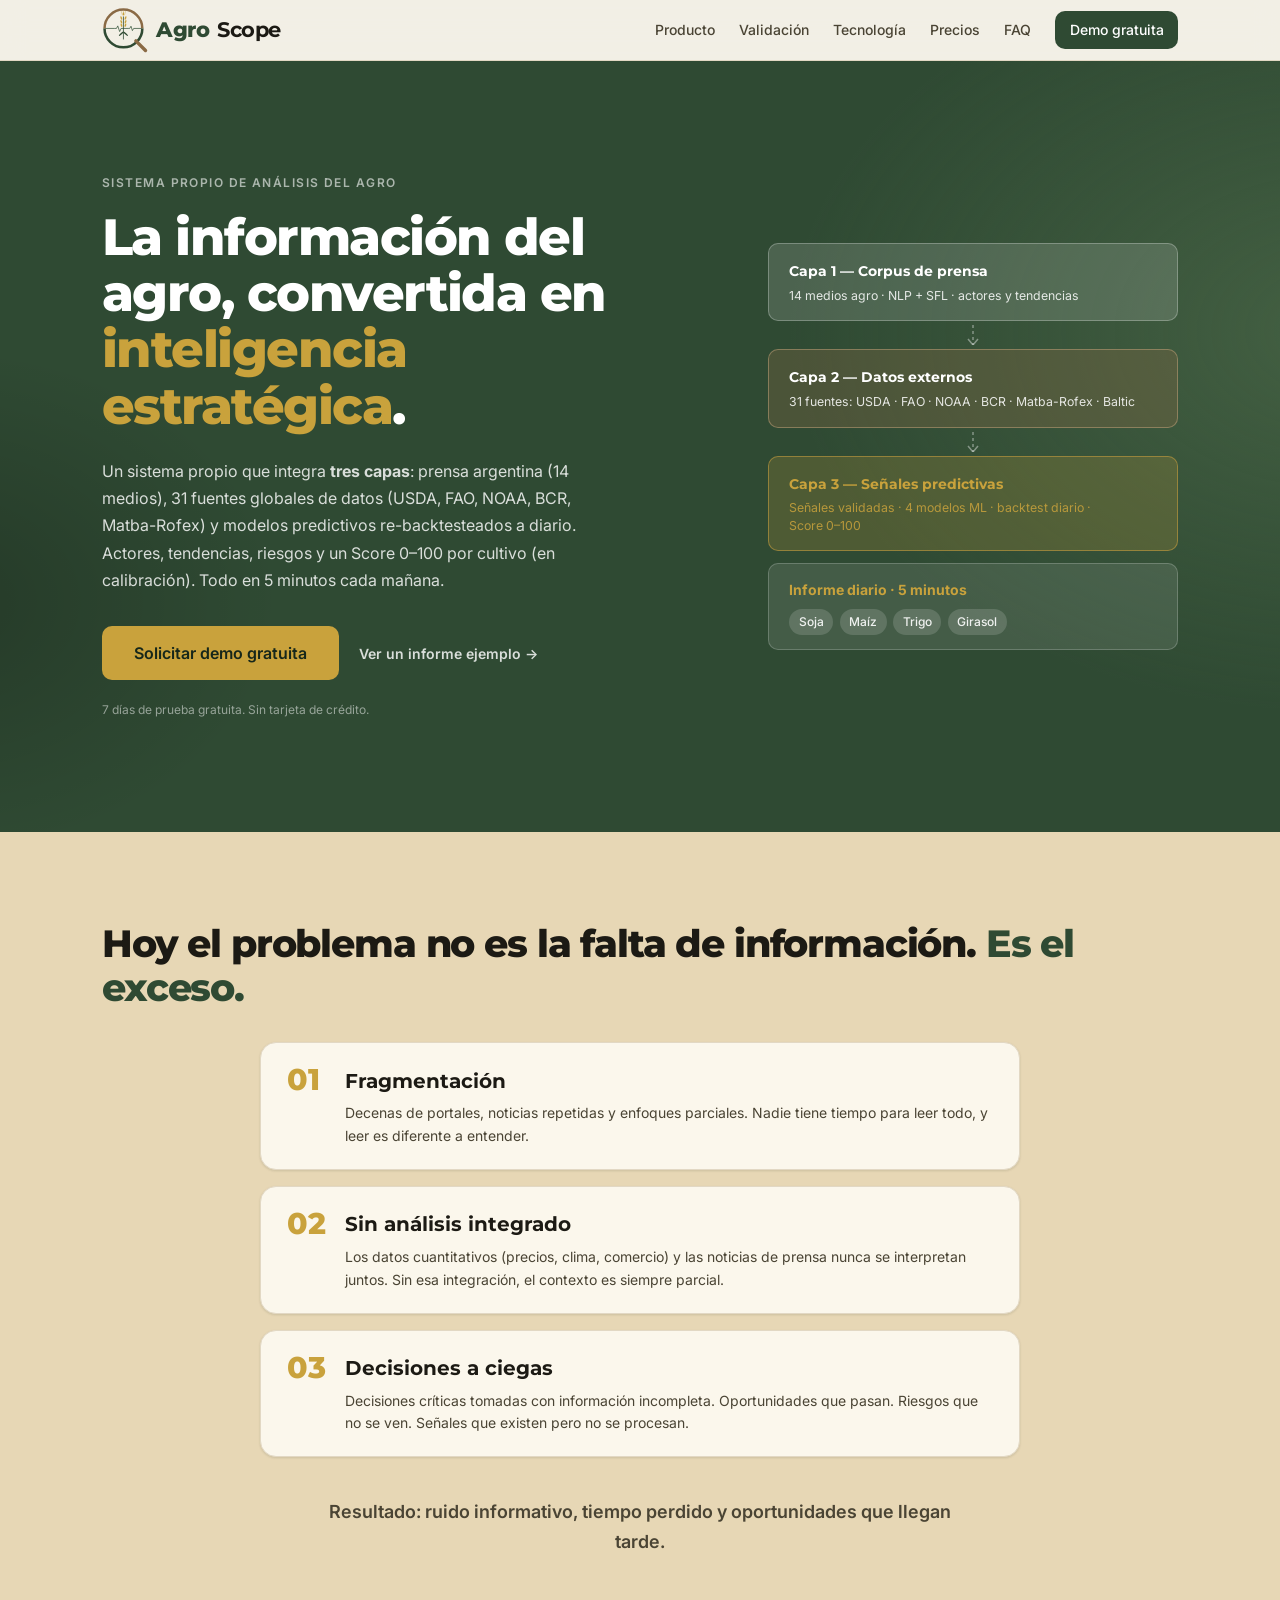
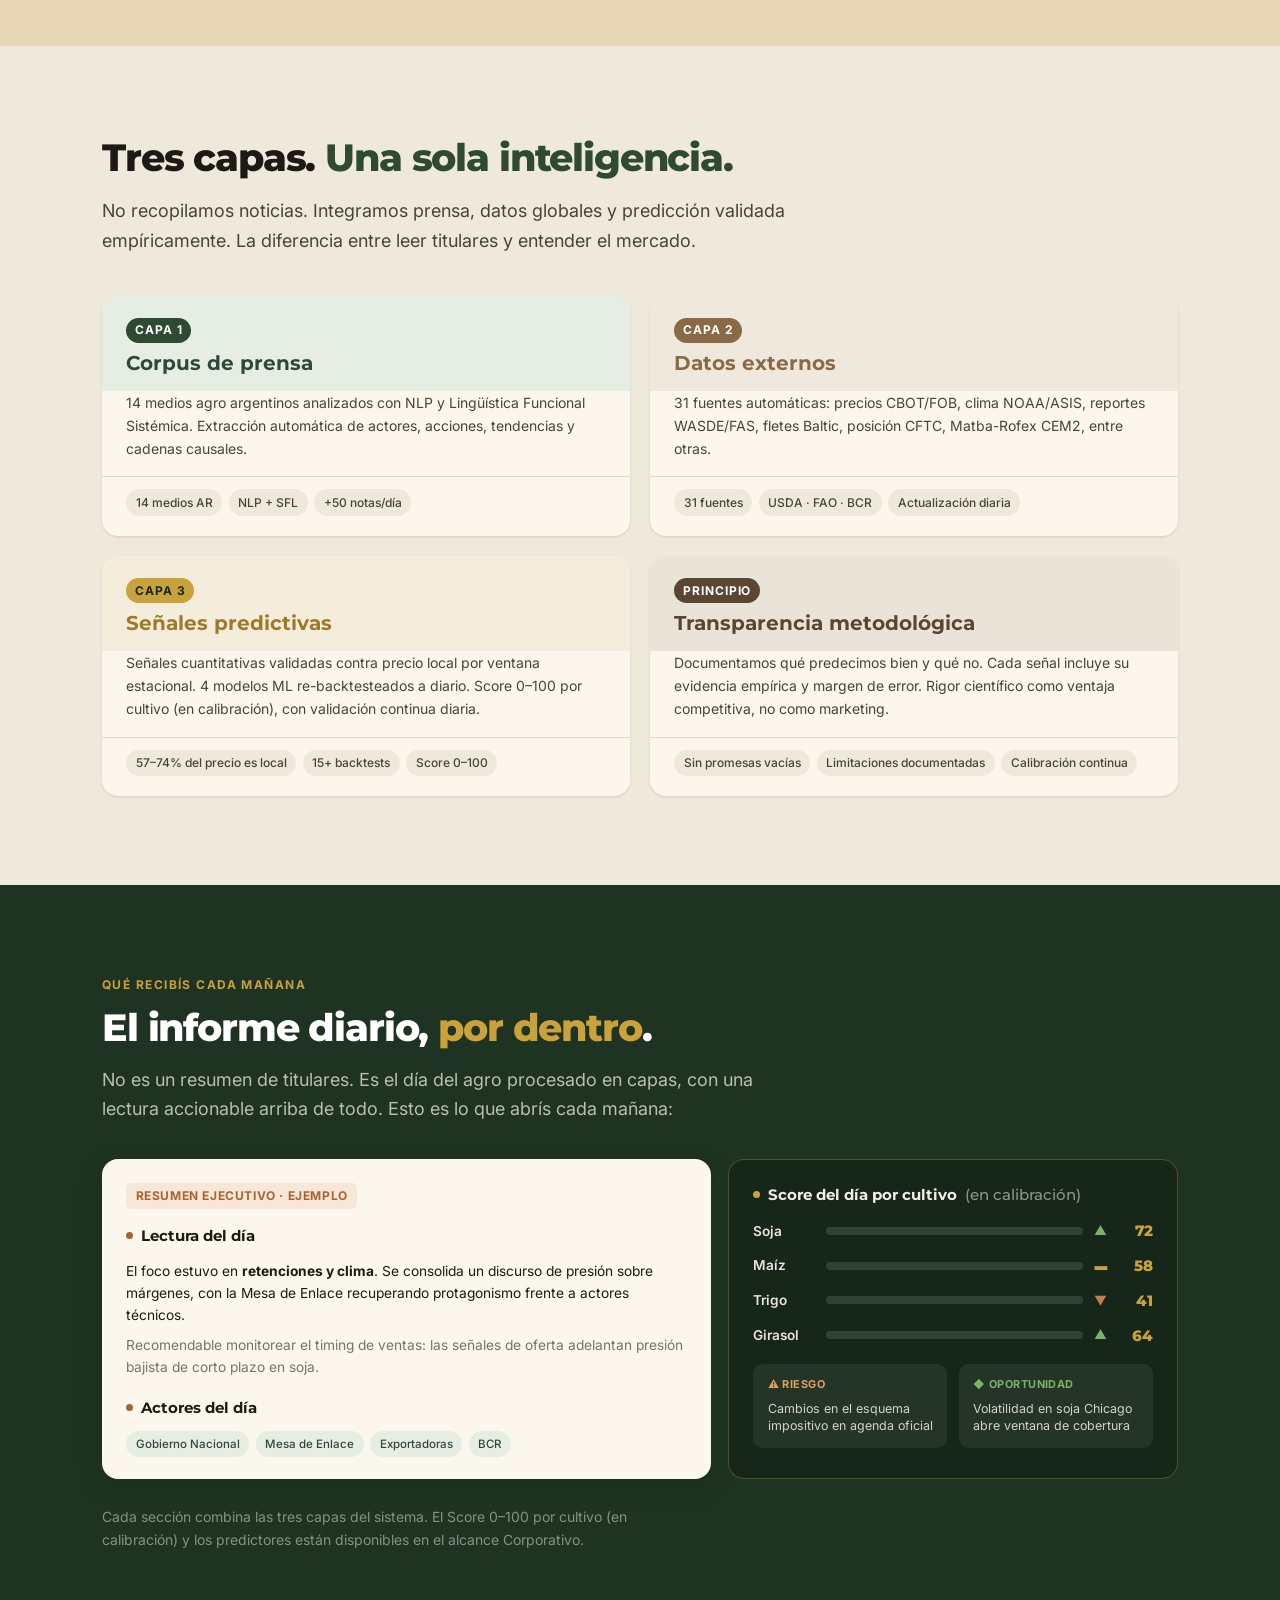
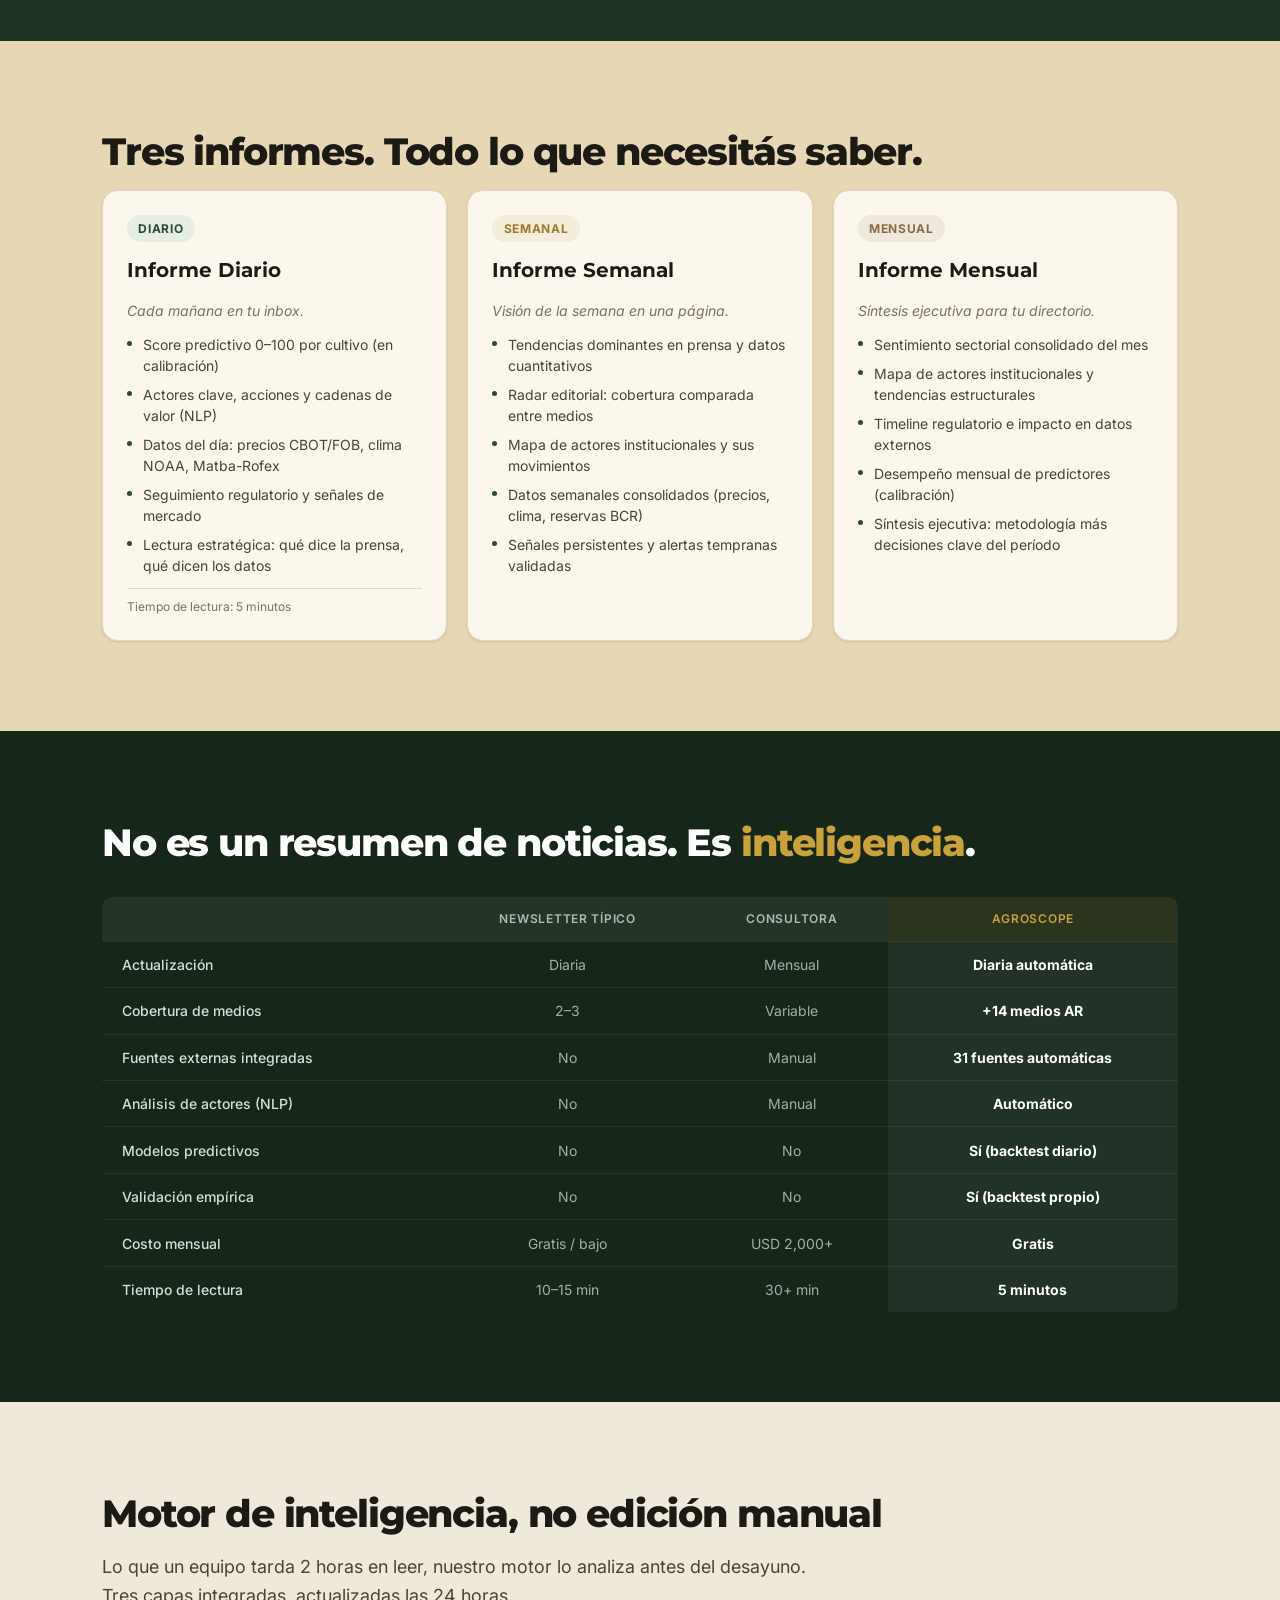
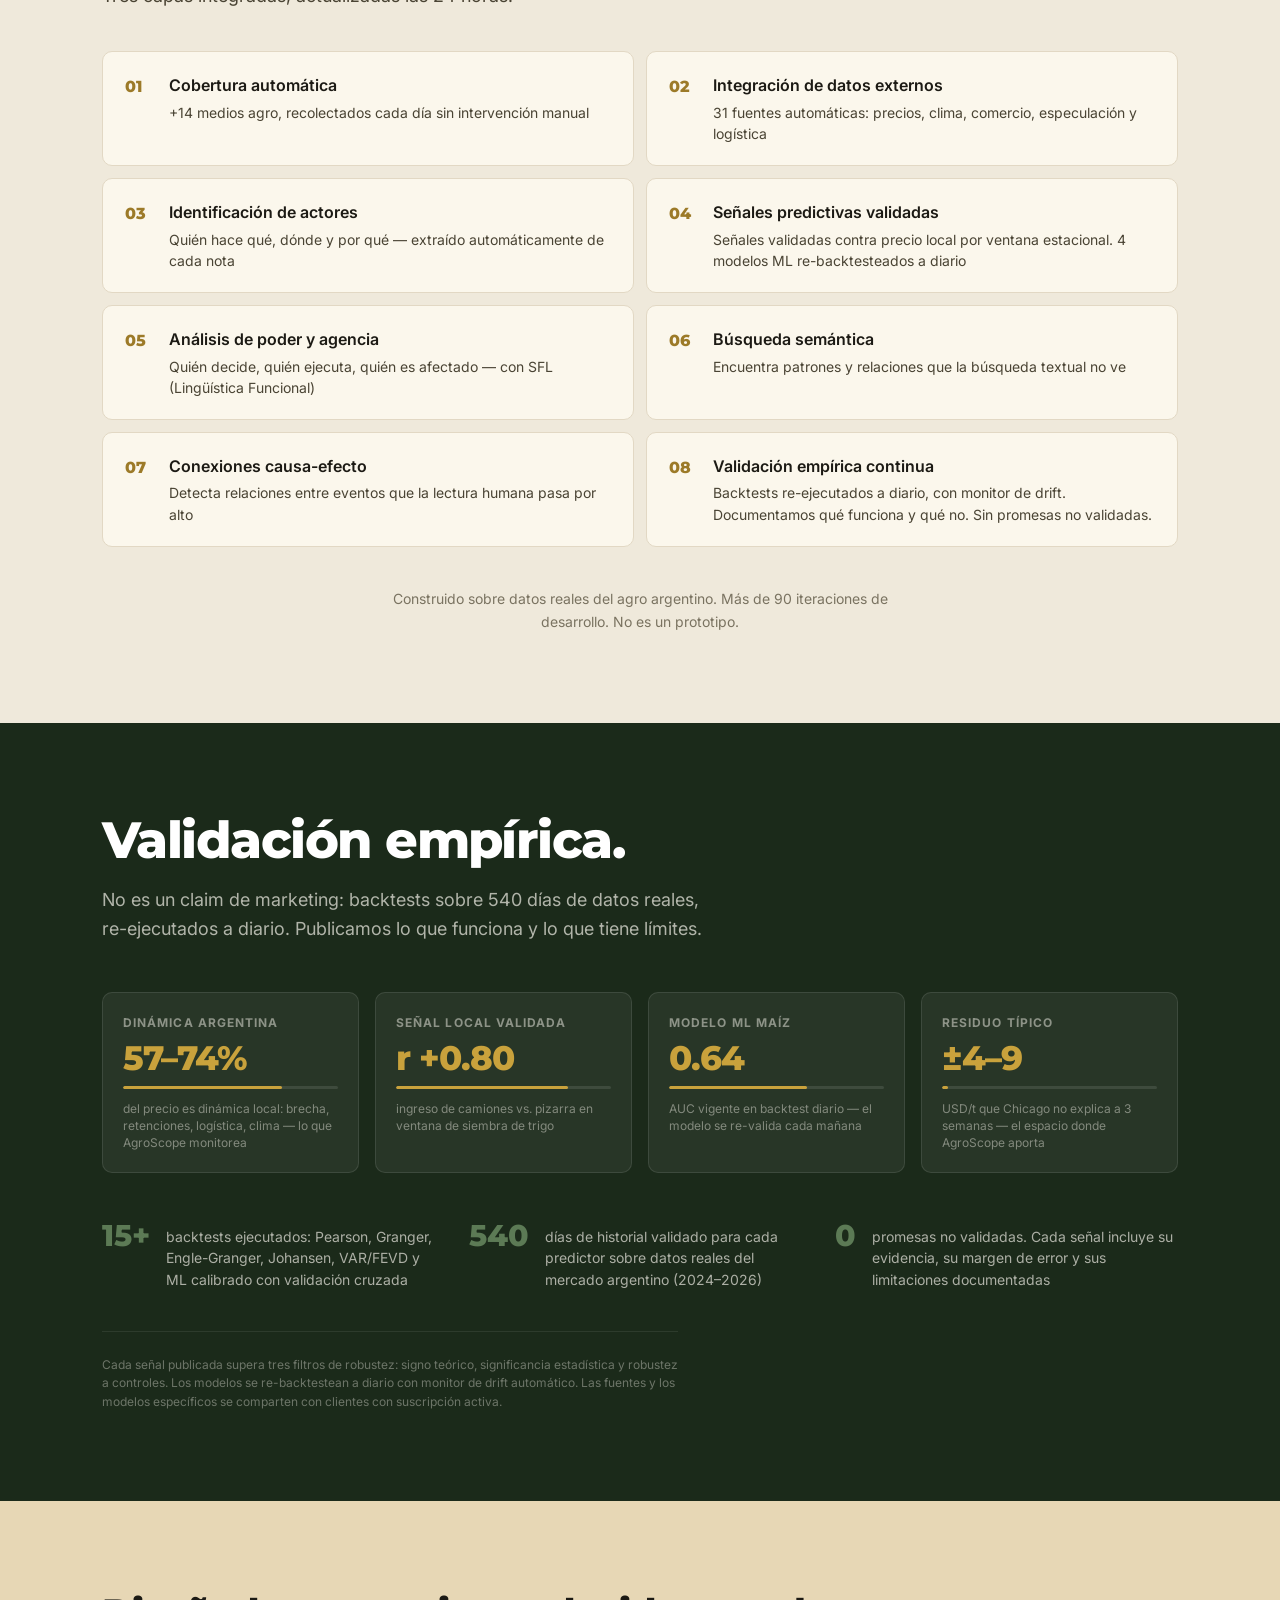
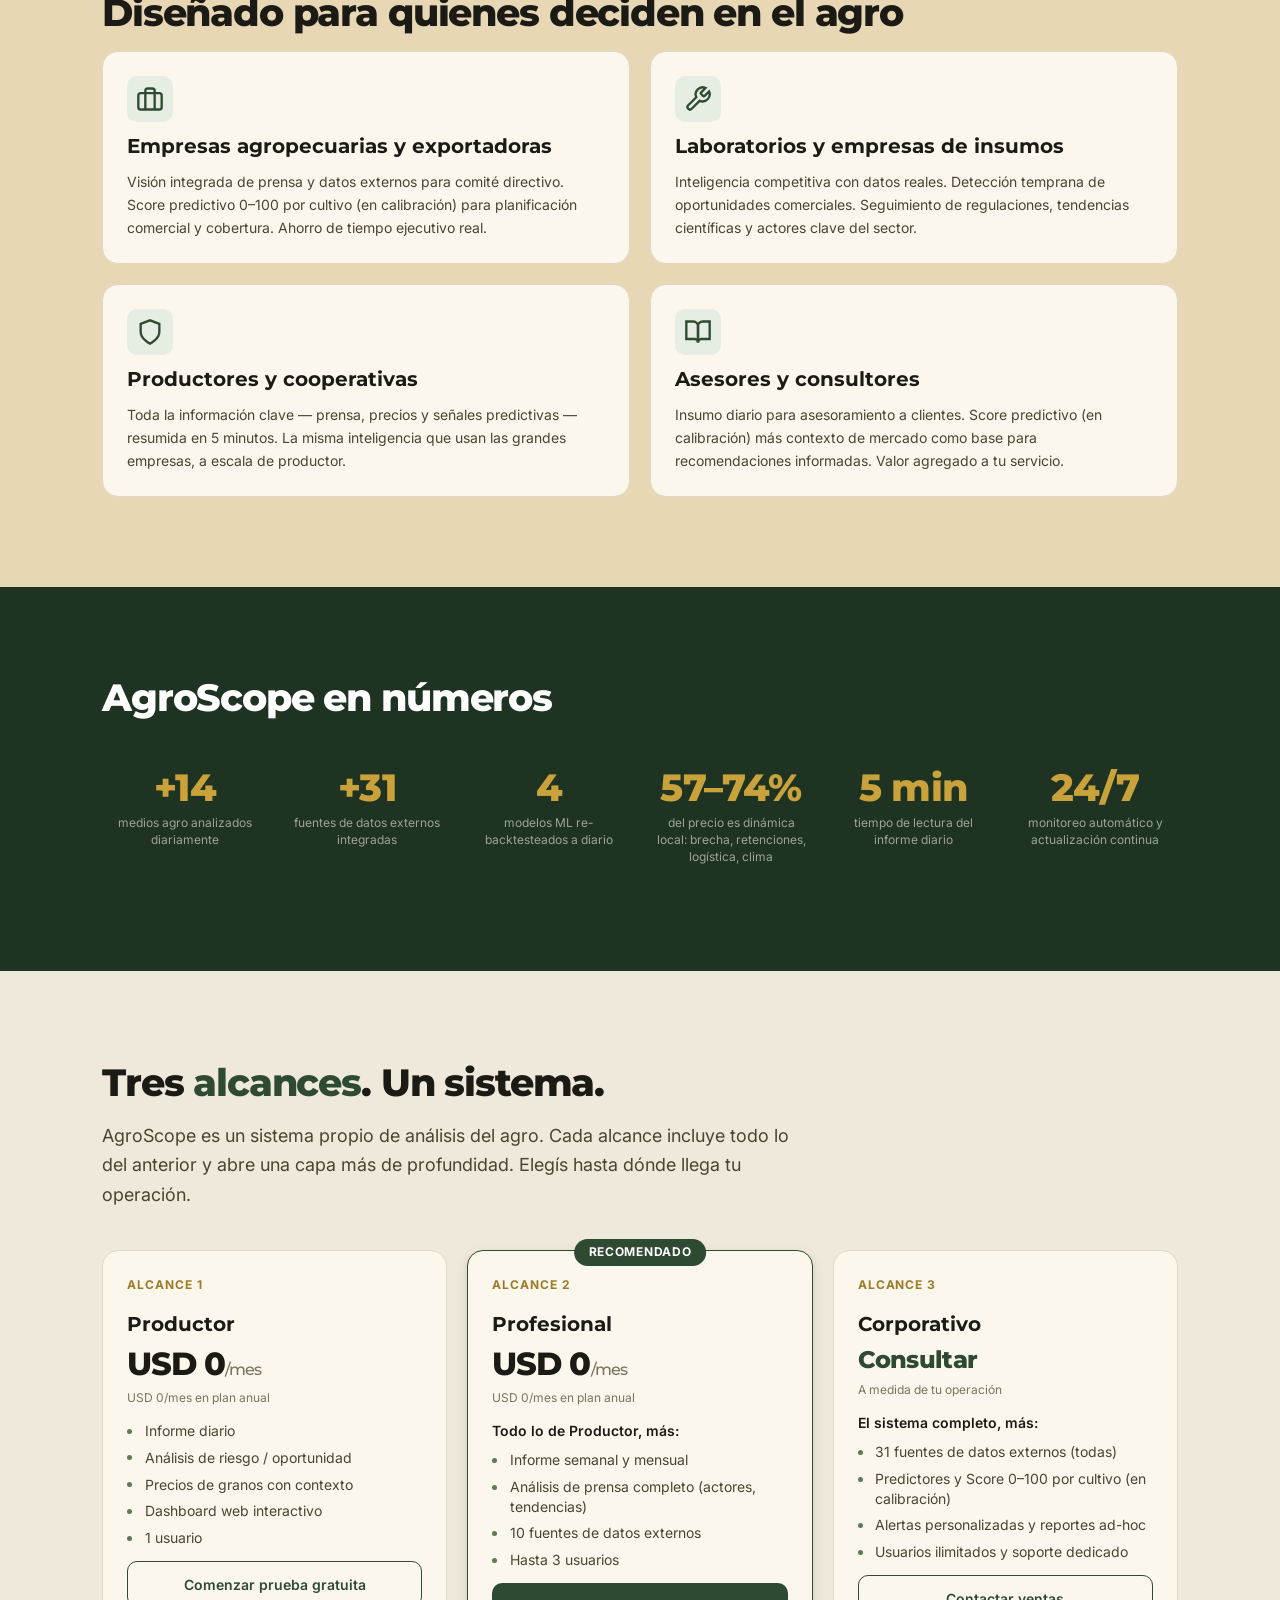
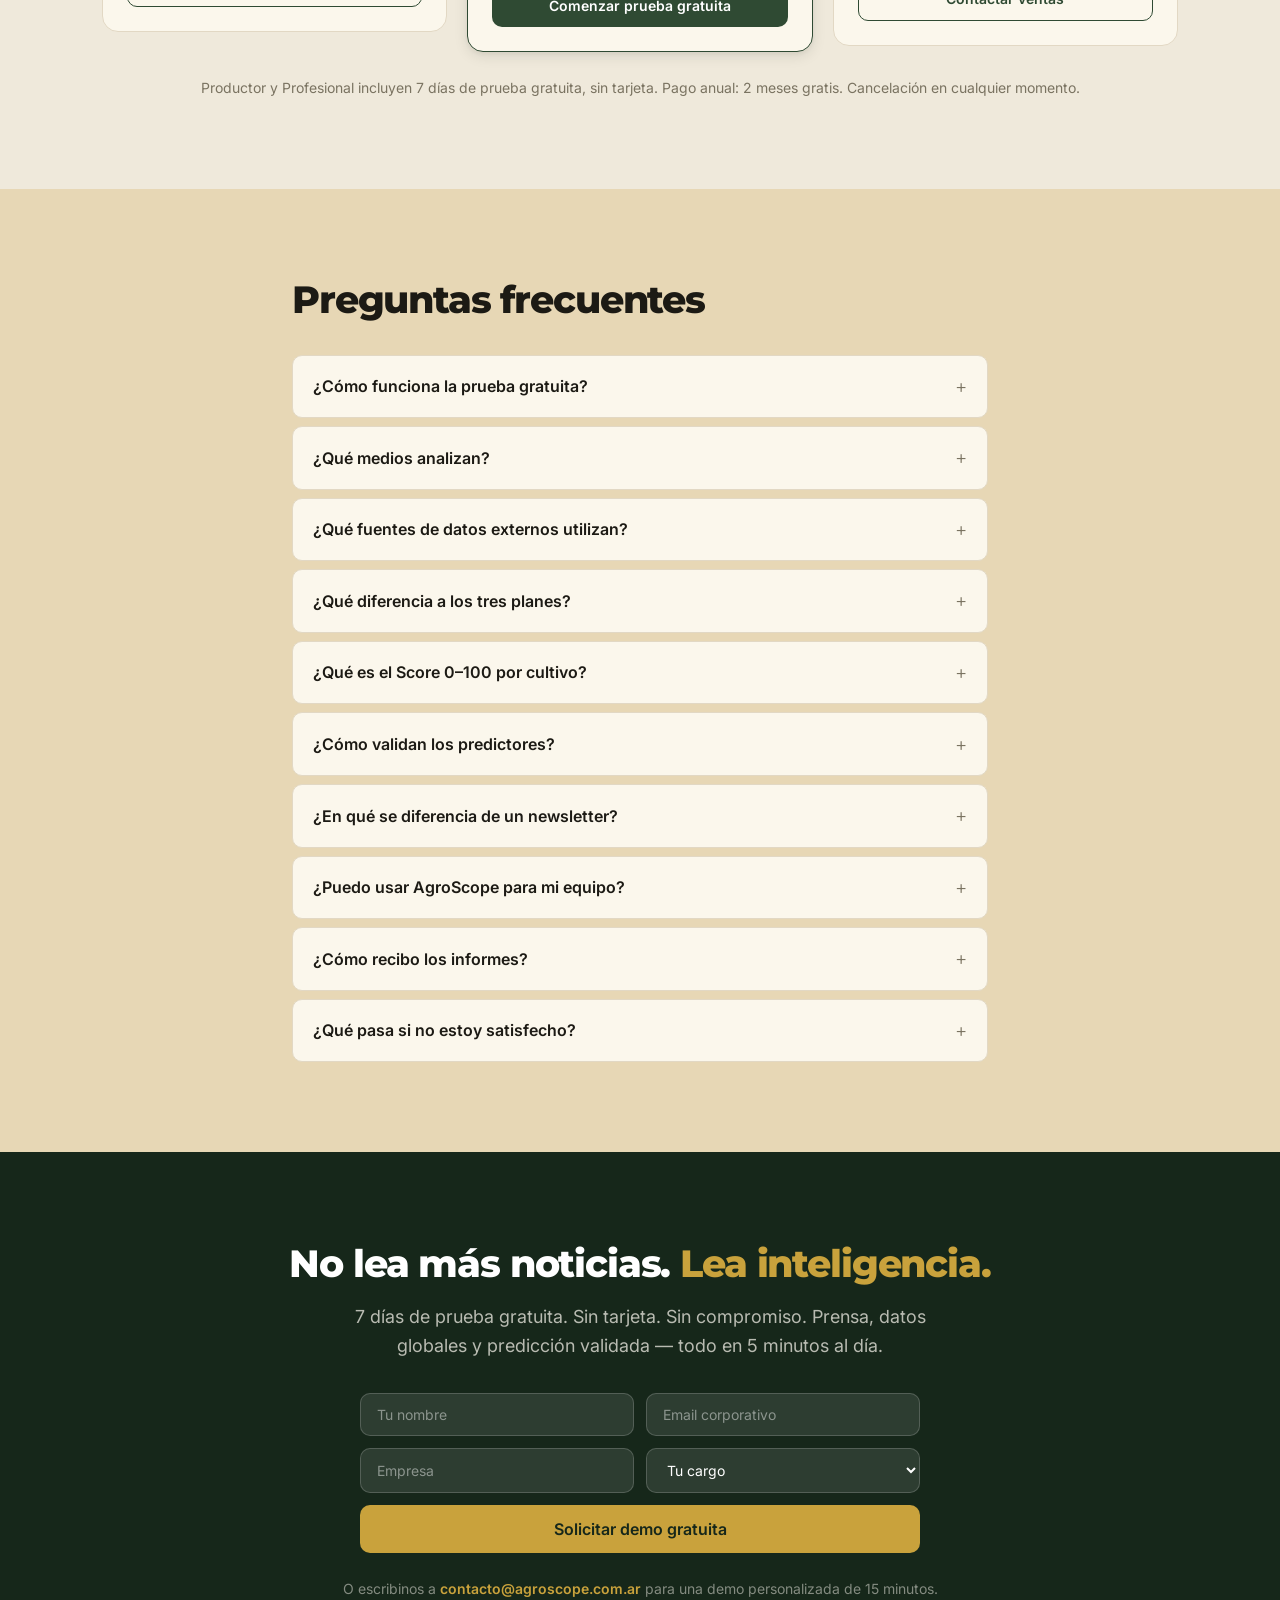
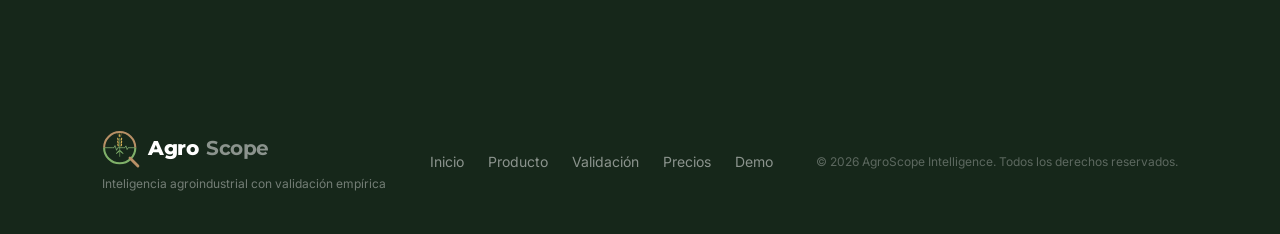
<file: index.html>
<!DOCTYPE html>
<html lang="es">
<head>
  <meta charset="UTF-8">
  <meta name="viewport" content="width=device-width, initial-scale=1.0">
  <title>AgroScope — Inteligencia Agroindustrial con Validación Empírica</title>
  <meta name="description" content="Sistema de inteligencia agroindustrial: prensa AR (14 medios), 31 fuentes externas (USDA, FAO, NOAA, BCR, CFTC, Matba-Rofex) y modelos ML re-backtesteados a diario. Score 0–100 por cultivo (en calibración) cada mañana.">
  <meta name="robots" content="index, follow">
  <meta property="og:title" content="AgroScope Intelligence">
  <meta property="og:description" content="Inteligencia agroindustrial con validación empírica. 3 capas: prensa, datos externos y modelos ML re-backtesteados a diario.">
  <link rel="icon" href="favicon.svg" type="image/svg+xml">
  <link rel="icon" href="favicon-32.png" sizes="32x32" type="image/png">
  <link rel="apple-touch-icon" href="favicon-180.png">
  <link rel="preconnect" href="https://fonts.googleapis.com">
  <link rel="preconnect" href="https://fonts.gstatic.com" crossorigin>
  <link href="https://fonts.googleapis.com/css2?family=Inter:wght@400;500;600;700&family=Montserrat:wght@700;800&display=swap" rel="stylesheet">
  <link rel="stylesheet" href="styles.css">
</head>
<body>

  <!-- NAV -->
  <nav class="nav" id="nav">
    <div class="container nav-inner">
      <a href="#" class="logo">
        <img src="logo-mark.svg" class="logo-mark" alt="AgroScope"><span class="logo-agro">Agro</span><span class="logo-scope">Scope</span>
      </a>
      <div class="nav-links">
        <a href="#producto">Producto</a>
        <a href="#validacion">Validación</a>
        <a href="#tecnologia">Tecnología</a>
        <a href="#precios">Precios</a>
        <a href="#faq">FAQ</a>
        <a href="#demo" class="btn btn-sm btn-primary">Demo gratuita</a>
      </div>
      <button class="nav-toggle" aria-label="Menu">
        <span></span><span></span><span></span>
      </button>
    </div>
  </nav>

  <!-- HERO -->
  <section class="hero" id="inicio">
    <div class="container hero-inner">
      <div class="hero-content">
        <p class="hero-eyebrow">Sistema propio de análisis del agro</p>
        <h1>La información del agro, convertida en <em>inteligencia estratégica</em>.</h1>
        <p class="hero-sub">Un sistema propio que integra <strong>tres capas</strong>: prensa argentina (14 medios), 31 fuentes globales de datos (USDA, FAO, NOAA, BCR, Matba-Rofex) y modelos predictivos re-backtesteados a diario. Actores, tendencias, riesgos y un Score 0–100 por cultivo (en calibración). Todo en 5 minutos cada mañana.</p>
        <div class="hero-ctas">
          <a href="#demo" class="btn btn-amber btn-lg">Solicitar demo gratuita</a>
          <a href="demo/diario/" class="btn-link-white">Ver un informe ejemplo →</a>
        </div>
        <p class="hero-note">7 días de prueba gratuita. Sin tarjeta de crédito.</p>
      </div>
      <div class="hero-diagram" aria-hidden="true">
        <div class="hd-layers">
          <div class="hd-layer hd-l1">
            <div class="hd-layer-label">Capa 1 — Corpus de prensa</div>
            <div class="hd-layer-detail">14 medios agro · NLP + SFL · actores y tendencias</div>
          </div>
          <div class="hd-connector">
            <svg width="14" height="20" viewBox="0 0 14 20" fill="none"><line x1="7" y1="0" x2="7" y2="20" stroke="currentColor" stroke-width="1.5" stroke-dasharray="3 3"/><polyline points="2,14 7,20 12,14" stroke="currentColor" stroke-width="1.5" fill="none" stroke-linejoin="round"/></svg>
          </div>
          <div class="hd-layer hd-l2">
            <div class="hd-layer-label">Capa 2 — Datos externos</div>
            <div class="hd-layer-detail">31 fuentes: USDA · FAO · NOAA · BCR · Matba-Rofex · Baltic</div>
          </div>
          <div class="hd-connector">
            <svg width="14" height="20" viewBox="0 0 14 20" fill="none"><line x1="7" y1="0" x2="7" y2="20" stroke="currentColor" stroke-width="1.5" stroke-dasharray="3 3"/><polyline points="2,14 7,20 12,14" stroke="currentColor" stroke-width="1.5" fill="none" stroke-linejoin="round"/></svg>
          </div>
          <div class="hd-layer hd-l3">
            <div class="hd-layer-label">Capa 3 — Señales predictivas</div>
            <div class="hd-layer-detail">Señales validadas · 4 modelos ML · backtest diario · <span style="white-space:nowrap">Score 0–100</span></div>
          </div>
          <div class="hd-output">
            <div class="hd-output-label">Informe diario · 5 minutos</div>
            <div class="hd-crops">
              <span>Soja</span><span>Maíz</span><span>Trigo</span><span>Girasol</span>
            </div>
          </div>
        </div>
      </div>
    </div>
  </section>

  <!-- PROBLEMA -->
  <section class="section section-gray" id="problema">
    <div class="container">
      <h2 class="section-title">Hoy el problema no es la falta de información. <span class="highlight">Es el exceso.</span></h2>
      <div class="problem-list">
        <div class="problem-item">
          <div class="problem-num">01</div>
          <div class="problem-body">
            <h3>Fragmentación</h3>
            <p>Decenas de portales, noticias repetidas y enfoques parciales. Nadie tiene tiempo para leer todo, y leer es diferente a entender.</p>
          </div>
        </div>
        <div class="problem-item">
          <div class="problem-num">02</div>
          <div class="problem-body">
            <h3>Sin análisis integrado</h3>
            <p>Los datos cuantitativos (precios, clima, comercio) y las noticias de prensa nunca se interpretan juntos. Sin esa integración, el contexto es siempre parcial.</p>
          </div>
        </div>
        <div class="problem-item">
          <div class="problem-num">03</div>
          <div class="problem-body">
            <h3>Decisiones a ciegas</h3>
            <p>Decisiones críticas tomadas con información incompleta. Oportunidades que pasan. Riesgos que no se ven. Señales que existen pero no se procesan.</p>
          </div>
        </div>
      </div>
      <p class="section-quote">Resultado: ruido informativo, tiempo perdido y oportunidades que llegan tarde.</p>
    </div>
  </section>

  <!-- SOLUCION -->
  <section class="section" id="solucion">
    <div class="container">
      <h2 class="section-title">Tres capas. <span class="highlight">Una sola inteligencia.</span></h2>
      <p class="section-sub">No recopilamos noticias. Integramos prensa, datos globales y predicción validada empíricamente. La diferencia entre leer titulares y entender el mercado.</p>
      <div class="layers-grid">
        <div class="layer-card layer-card--green">
          <div class="layer-card-header">
            <span class="layer-tag">Capa 1</span>
            <h3>Corpus de prensa</h3>
          </div>
          <p>14 medios agro argentinos analizados con NLP y Lingüística Funcional Sistémica. Extracción automática de actores, acciones, tendencias y cadenas causales.</p>
          <div class="layer-chips">
            <span>14 medios AR</span>
            <span>NLP + SFL</span>
            <span>+50 notas/día</span>
          </div>
        </div>
        <div class="layer-card layer-card--blue">
          <div class="layer-card-header">
            <span class="layer-tag">Capa 2</span>
            <h3>Datos externos</h3>
          </div>
          <p>31 fuentes automáticas: precios CBOT/FOB, clima NOAA/ASIS, reportes WASDE/FAS, fletes Baltic, posición CFTC, Matba-Rofex CEM2, entre otras.</p>
          <div class="layer-chips">
            <span>31 fuentes</span>
            <span>USDA · FAO · BCR</span>
            <span>Actualización diaria</span>
          </div>
        </div>
        <div class="layer-card layer-card--amber">
          <div class="layer-card-header">
            <span class="layer-tag">Capa 3</span>
            <h3>Señales predictivas</h3>
          </div>
          <p>Señales cuantitativas validadas contra precio local por ventana estacional. 4 modelos ML re-backtesteados a diario. Score 0–100 por cultivo (en calibración), con validación continua diaria.</p>
          <div class="layer-chips">
            <span>57–74% del precio es local</span>
            <span>15+ backtests</span>
            <span>Score 0–100</span>
          </div>
        </div>
        <div class="layer-card layer-card--earth">
          <div class="layer-card-header">
            <span class="layer-tag">Principio</span>
            <h3>Transparencia metodológica</h3>
          </div>
          <p>Documentamos qué predecimos bien y qué no. Cada señal incluye su evidencia empírica y margen de error. Rigor científico como ventaja competitiva, no como marketing.</p>
          <div class="layer-chips">
            <span>Sin promesas vacías</span>
            <span>Limitaciones documentadas</span>
            <span>Calibración continua</span>
          </div>
        </div>
      </div>
    </div>
  </section>

  <!-- INFORME POR DENTRO -->
  <section class="section section-deep" id="informe">
    <div class="container">
      <p class="deep-kick">Qué recibís cada mañana</p>
      <h2 class="section-title light">El informe diario, <span class="highlight-light">por dentro</span>.</h2>
      <p class="deep-lead">No es un resumen de titulares. Es el día del agro procesado en capas, con una lectura accionable arriba de todo. Esto es lo que abrís cada mañana:</p>
      <div class="report-preview">
        <div class="rp-panel rp-exec">
          <span class="rp-tagline">Resumen ejecutivo · ejemplo</span>
          <h4 class="rp-h"><span class="rp-dot rp-dot-copper"></span>Lectura del día</h4>
          <p>El foco estuvo en <strong>retenciones y clima</strong>. Se consolida un discurso de presión sobre márgenes, con la Mesa de Enlace recuperando protagonismo frente a actores técnicos.</p>
          <p class="rp-muted">Recomendable monitorear el timing de ventas: las señales de oferta adelantan presión bajista de corto plazo en soja.</p>
          <h4 class="rp-h rp-h2"><span class="rp-dot rp-dot-copper"></span>Actores del día</h4>
          <div class="rp-chips"><span>Gobierno Nacional</span><span>Mesa de Enlace</span><span>Exportadoras</span><span>BCR</span></div>
        </div>
        <div class="rp-panel rp-score">
          <h4 class="rp-h"><span class="rp-dot rp-dot-gold"></span>Score del día por cultivo <span style="opacity:.55;font-weight:500">(en calibración)</span></h4>
          <div class="rp-scores">
            <div class="rp-row"><span class="rp-crop">Soja</span><span class="rp-track"><span class="rp-fill rp-up" style="width:72%"></span></span><span class="rp-arrow rp-aup">▲</span><span class="rp-val">72</span></div>
            <div class="rp-row"><span class="rp-crop">Maíz</span><span class="rp-track"><span class="rp-fill rp-flat" style="width:58%"></span></span><span class="rp-arrow rp-aflat">▬</span><span class="rp-val">58</span></div>
            <div class="rp-row"><span class="rp-crop">Trigo</span><span class="rp-track"><span class="rp-fill rp-down" style="width:41%"></span></span><span class="rp-arrow rp-adown">▼</span><span class="rp-val">41</span></div>
            <div class="rp-row"><span class="rp-crop">Girasol</span><span class="rp-track"><span class="rp-fill rp-up" style="width:64%"></span></span><span class="rp-arrow rp-aup">▲</span><span class="rp-val">64</span></div>
          </div>
          <div class="rp-mini">
            <div class="rp-mc"><div class="rp-ml rp-risk">⚠ Riesgo</div><div class="rp-mv">Cambios en el esquema impositivo en agenda oficial</div></div>
            <div class="rp-mc"><div class="rp-ml rp-opp">◆ Oportunidad</div><div class="rp-mv">Volatilidad en soja Chicago abre ventana de cobertura</div></div>
          </div>
        </div>
      </div>
      <p class="deep-note">Cada sección combina las tres capas del sistema. El Score 0–100 por cultivo (en calibración) y los predictores están disponibles en el alcance Corporativo.</p>
    </div>
  </section>

  <!-- QUE RECIBIS -->
  <section class="section section-gray" id="producto">
    <div class="container">
      <h2 class="section-title">Tres informes. Todo lo que necesitás saber.</h2>
      <div class="grid-3">
        <div class="card-report">
          <div class="card-badge">Diario</div>
          <h3>Informe Diario</h3>
          <p class="card-tagline">Cada mañana en tu inbox.</p>
          <ul>
            <li>Score predictivo 0–100 por cultivo (en calibración)</li>
            <li>Actores clave, acciones y cadenas de valor (NLP)</li>
            <li>Datos del día: precios CBOT/FOB, clima NOAA, Matba-Rofex</li>
            <li>Seguimiento regulatorio y señales de mercado</li>
            <li>Lectura estratégica: qué dice la prensa, qué dicen los datos</li>
          </ul>
          <p class="card-meta">Tiempo de lectura: 5 minutos</p>
        </div>
        <div class="card-report">
          <div class="card-badge badge-amber">Semanal</div>
          <h3>Informe Semanal</h3>
          <p class="card-tagline">Visión de la semana en una página.</p>
          <ul>
            <li>Tendencias dominantes en prensa y datos cuantitativos</li>
            <li>Radar editorial: cobertura comparada entre medios</li>
            <li>Mapa de actores institucionales y sus movimientos</li>
            <li>Datos semanales consolidados (precios, clima, reservas BCR)</li>
            <li>Señales persistentes y alertas tempranas validadas</li>
          </ul>
        </div>
        <div class="card-report">
          <div class="card-badge badge-blue">Mensual</div>
          <h3>Informe Mensual</h3>
          <p class="card-tagline">Síntesis ejecutiva para tu directorio.</p>
          <ul>
            <li>Sentimiento sectorial consolidado del mes</li>
            <li>Mapa de actores institucionales y tendencias estructurales</li>
            <li>Timeline regulatorio e impacto en datos externos</li>
            <li>Desempeño mensual de predictores (calibración)</li>
            <li>Síntesis ejecutiva: metodología más decisiones clave del período</li>
          </ul>
        </div>
      </div>
    </div>
  </section>

  <!-- DIFERENCIACION -->
  <section class="section section-dark" id="diferenciacion">
    <div class="container">
      <h2 class="section-title light">No es un resumen de noticias. Es <span class="highlight-light">inteligencia</span>.</h2>
      <div class="table-wrapper">
        <table class="comparison-table">
          <thead>
            <tr>
              <th></th>
              <th>Newsletter típico</th>
              <th>Consultora</th>
              <th class="col-highlight">AgroScope</th>
            </tr>
          </thead>
          <tbody>
            <tr><td>Actualización</td><td>Diaria</td><td>Mensual</td><td class="col-highlight"><strong>Diaria automática</strong></td></tr>
            <tr><td>Cobertura de medios</td><td>2–3</td><td>Variable</td><td class="col-highlight"><strong>+14 medios AR</strong></td></tr>
            <tr><td>Fuentes externas integradas</td><td>No</td><td>Manual</td><td class="col-highlight"><strong>31 fuentes automáticas</strong></td></tr>
            <tr><td>Análisis de actores (NLP)</td><td>No</td><td>Manual</td><td class="col-highlight"><strong>Automático</strong></td></tr>
            <tr><td>Modelos predictivos</td><td>No</td><td>No</td><td class="col-highlight"><strong>Sí (backtest diario)</strong></td></tr>
            <tr><td>Validación empírica</td><td>No</td><td>No</td><td class="col-highlight"><strong>Sí (backtest propio)</strong></td></tr>
            <tr><td>Costo mensual</td><td>Gratis / bajo</td><td>USD 2,000+</td><td class="col-highlight"><strong>Gratis</strong></td></tr>
            <tr><td>Tiempo de lectura</td><td>10–15 min</td><td>30+ min</td><td class="col-highlight"><strong>5 minutos</strong></td></tr>
          </tbody>
        </table>
      </div>
    </div>
  </section>

  <!-- TECNOLOGIA -->
  <section class="section" id="tecnologia">
    <div class="container">
      <h2 class="section-title">Motor de inteligencia, no edición manual</h2>
      <p class="section-sub">Lo que un equipo tarda 2 horas en leer, nuestro motor lo analiza antes del desayuno. Tres capas integradas, actualizadas las 24 horas.</p>
      <div class="tech-grid">
        <div class="tech-item">
          <div class="tech-num">01</div>
          <div class="tech-body">
            <h4>Cobertura automática</h4>
            <p>+14 medios agro, recolectados cada día sin intervención manual</p>
          </div>
        </div>
        <div class="tech-item">
          <div class="tech-num">02</div>
          <div class="tech-body">
            <h4>Integración de datos externos</h4>
            <p>31 fuentes automáticas: precios, clima, comercio, especulación y logística</p>
          </div>
        </div>
        <div class="tech-item">
          <div class="tech-num">03</div>
          <div class="tech-body">
            <h4>Identificación de actores</h4>
            <p>Quién hace qué, dónde y por qué — extraído automáticamente de cada nota</p>
          </div>
        </div>
        <div class="tech-item">
          <div class="tech-num">04</div>
          <div class="tech-body">
            <h4>Señales predictivas validadas</h4>
            <p>Señales validadas contra precio local por ventana estacional. 4 modelos ML re-backtesteados a diario</p>
          </div>
        </div>
        <div class="tech-item">
          <div class="tech-num">05</div>
          <div class="tech-body">
            <h4>Análisis de poder y agencia</h4>
            <p>Quién decide, quién ejecuta, quién es afectado — con SFL (Lingüística Funcional)</p>
          </div>
        </div>
        <div class="tech-item">
          <div class="tech-num">06</div>
          <div class="tech-body">
            <h4>Búsqueda semántica</h4>
            <p>Encuentra patrones y relaciones que la búsqueda textual no ve</p>
          </div>
        </div>
        <div class="tech-item">
          <div class="tech-num">07</div>
          <div class="tech-body">
            <h4>Conexiones causa-efecto</h4>
            <p>Detecta relaciones entre eventos que la lectura humana pasa por alto</p>
          </div>
        </div>
        <div class="tech-item">
          <div class="tech-num">08</div>
          <div class="tech-body">
            <h4>Validación empírica continua</h4>
            <p>Backtests re-ejecutados a diario, con monitor de drift. Documentamos qué funciona y qué no. Sin promesas no validadas.</p>
          </div>
        </div>
      </div>
      <p class="section-note">Construido sobre datos reales del agro argentino. Más de 90 iteraciones de desarrollo. No es un prototipo.</p>
    </div>
  </section>

  <!-- VALIDACION (nueva sección) -->
  <section class="section section-validation" id="validacion">
    <div class="container">
      <div class="val-header">
        <h2 class="val-title">Validación empírica.</h2>
        <p class="val-sub">No es un claim de marketing: backtests sobre 540 días de datos reales, re-ejecutados a diario. Publicamos lo que funciona y lo que tiene límites.</p>
      </div>
      <div class="val-auc-grid">
        <div class="auc-card">
          <div class="auc-crop">Dinámica argentina</div>
          <div class="auc-value">57–74%</div>
          <div class="auc-bar"><div class="auc-fill" style="width:74%"></div></div>
          <div class="auc-label">del precio es dinámica local: brecha, retenciones, logística, clima — lo que AgroScope monitorea</div>
        </div>
        <div class="auc-card">
          <div class="auc-crop">Señal local validada</div>
          <div class="auc-value">r +0.80</div>
          <div class="auc-bar"><div class="auc-fill" style="width:80%"></div></div>
          <div class="auc-label">ingreso de camiones vs. pizarra en ventana de siembra de trigo</div>
        </div>
        <div class="auc-card">
          <div class="auc-crop">Modelo ML maíz</div>
          <div class="auc-value">0.64</div>
          <div class="auc-bar"><div class="auc-fill" style="width:64%"></div></div>
          <div class="auc-label">AUC vigente en backtest diario — el modelo se re-valida cada mañana</div>
        </div>
        <div class="auc-card">
          <div class="auc-crop">Residuo típico</div>
          <div class="auc-value">±4–9</div>
          <div class="auc-bar"><div class="auc-fill" style="width:3%"></div></div>
          <div class="auc-label">USD/t que Chicago no explica a 3 semanas — el espacio donde AgroScope aporta</div>
        </div>
      </div>
      <div class="val-principles">
        <div class="vp-item">
          <div class="vp-num">15+</div>
          <div class="vp-text">backtests ejecutados: Pearson, Granger, Engle-Granger, Johansen, VAR/FEVD y ML calibrado con validación cruzada</div>
        </div>
        <div class="vp-item">
          <div class="vp-num">540</div>
          <div class="vp-text">días de historial validado para cada predictor sobre datos reales del mercado argentino (2024–2026)</div>
        </div>
        <div class="vp-item">
          <div class="vp-num">0</div>
          <div class="vp-text">promesas no validadas. Cada señal incluye su evidencia, su margen de error y sus limitaciones documentadas</div>
        </div>
      </div>
      <p class="val-footnote">Cada señal publicada supera tres filtros de robustez: signo teórico, significancia estadística y robustez a controles. Los modelos se re-backtestean a diario con monitor de drift automático. Las fuentes y los modelos específicos se comparten con clientes con suscripción activa.</p>
    </div>
  </section>

  <!-- PARA QUIEN -->
  <section class="section section-gray" id="audiencias">
    <div class="container">
      <h2 class="section-title">Diseñado para quienes deciden en el agro</h2>
      <div class="grid-2">
        <div class="card-audience">
          <div class="audience-icon">
            <svg width="28" height="28" viewBox="0 0 24 24" fill="none" stroke="#2F4A33" stroke-width="2"><rect x="2" y="7" width="20" height="14" rx="2" ry="2"/><path d="M16 21V5a2 2 0 0 0-2-2h-4a2 2 0 0 0-2 2v16"/></svg>
          </div>
          <h3>Empresas agropecuarias y exportadoras</h3>
          <p>Visión integrada de prensa y datos externos para comité directivo. Score predictivo 0–100 por cultivo (en calibración) para planificación comercial y cobertura. Ahorro de tiempo ejecutivo real.</p>
        </div>
        <div class="card-audience">
          <div class="audience-icon">
            <svg width="28" height="28" viewBox="0 0 24 24" fill="none" stroke="#2F4A33" stroke-width="2"><path d="M14.7 6.3a1 1 0 0 0 0 1.4l1.6 1.6a1 1 0 0 0 1.4 0l3.77-3.77a6 6 0 0 1-7.94 7.94l-6.91 6.91a2.12 2.12 0 0 1-3-3l6.91-6.91a6 6 0 0 1 7.94-7.94l-3.76 3.76z"/></svg>
          </div>
          <h3>Laboratorios y empresas de insumos</h3>
          <p>Inteligencia competitiva con datos reales. Detección temprana de oportunidades comerciales. Seguimiento de regulaciones, tendencias científicas y actores clave del sector.</p>
        </div>
        <div class="card-audience">
          <div class="audience-icon">
            <svg width="28" height="28" viewBox="0 0 24 24" fill="none" stroke="#2F4A33" stroke-width="2"><path d="M12 22s8-4 8-10V5l-8-3-8 3v7c0 6 8 10 8 10z"/></svg>
          </div>
          <h3>Productores y cooperativas</h3>
          <p>Toda la información clave — prensa, precios y señales predictivas — resumida en 5 minutos. La misma inteligencia que usan las grandes empresas, a escala de productor.</p>
        </div>
        <div class="card-audience">
          <div class="audience-icon">
            <svg width="28" height="28" viewBox="0 0 24 24" fill="none" stroke="#2F4A33" stroke-width="2"><path d="M2 3h6a4 4 0 0 1 4 4v14a3 3 0 0 0-3-3H2z"/><path d="M22 3h-6a4 4 0 0 0-4 4v14a3 3 0 0 1 3-3h7z"/></svg>
          </div>
          <h3>Asesores y consultores</h3>
          <p>Insumo diario para asesoramiento a clientes. Score predictivo (en calibración) más contexto de mercado como base para recomendaciones informadas. Valor agregado a tu servicio.</p>
        </div>
      </div>
    </div>
  </section>

  <!-- NUMEROS -->
  <section class="section section-numbers" id="numeros">
    <div class="container">
      <h2 class="section-title">AgroScope en números</h2>
      <div class="stats-grid">
        <div class="stat">
          <div class="stat-number">+14</div>
          <div class="stat-label">medios agro analizados diariamente</div>
        </div>
        <div class="stat">
          <div class="stat-number">+31</div>
          <div class="stat-label">fuentes de datos externos integradas</div>
        </div>
        <div class="stat">
          <div class="stat-number">4</div>
          <div class="stat-label">modelos ML re-backtesteados a diario</div>
        </div>
        <div class="stat">
          <div class="stat-number">57–74%</div>
          <div class="stat-label">del precio es dinámica local: brecha, retenciones, logística, clima</div>
        </div>
        <div class="stat">
          <div class="stat-number">5 min</div>
          <div class="stat-label">tiempo de lectura del informe diario</div>
        </div>
        <div class="stat">
          <div class="stat-number">24/7</div>
          <div class="stat-label">monitoreo automático y actualización continua</div>
        </div>
      </div>
    </div>
  </section>

  <!-- PRICING / SCOPES -->
  <section class="section" id="precios">
    <div class="container">
      <h2 class="section-title">Tres <span class="highlight">alcances</span>. Un sistema.</h2>
      <p class="section-sub">AgroScope es un sistema propio de análisis del agro. Cada alcance incluye todo lo del anterior y abre una capa más de profundidad. Elegís hasta dónde llega tu operación.</p>
      <div class="grid-3 pricing-grid">

        <div class="card-price">
          <div class="scope-tag">Alcance 1</div>
          <div class="price-header">
            <h3>Productor</h3>
            <div class="price">USD 0<span>/mes</span></div>
            <p class="price-annual">USD 0/mes en plan anual</p>
          </div>
          <ul>
            <li>Informe diario</li>
            <li>Análisis de riesgo / oportunidad</li>
            <li>Precios de granos con contexto</li>
            <li>Dashboard web interactivo</li>
            <li>1 usuario</li>
          </ul>
          <a href="#demo" class="btn btn-outline">Comenzar prueba gratuita</a>
        </div>

        <div class="card-price card-price-featured">
          <div class="price-badge">Recomendado</div>
          <div class="scope-tag">Alcance 2</div>
          <div class="price-header">
            <h3>Profesional</h3>
            <div class="price">USD 0<span>/mes</span></div>
            <p class="price-annual">USD 0/mes en plan anual</p>
          </div>
          <ul>
            <li class="feat-head">Todo lo de Productor, más:</li>
            <li>Informe semanal y mensual</li>
            <li>Análisis de prensa completo (actores, tendencias)</li>
            <li>10 fuentes de datos externos</li>
            <li>Hasta 3 usuarios</li>
          </ul>
          <a href="#demo" class="btn btn-primary">Comenzar prueba gratuita</a>
        </div>

        <div class="card-price">
          <div class="scope-tag">Alcance 3</div>
          <div class="price-header">
            <h3>Corporativo</h3>
            <div class="price price-consult">Consultar</div>
            <p class="price-annual">A medida de tu operación</p>
          </div>
          <ul>
            <li class="feat-head">El sistema completo, más:</li>
            <li>31 fuentes de datos externos (todas)</li>
            <li>Predictores y Score 0–100 por cultivo (en calibración)</li>
            <li>Alertas personalizadas y reportes ad-hoc</li>
            <li>Usuarios ilimitados y soporte dedicado</li>
          </ul>
          <a href="#demo" class="btn btn-outline">Contactar ventas</a>
        </div>

      </div>
      <p class="pricing-note">Productor y Profesional incluyen 7 días de prueba gratuita, sin tarjeta. Pago anual: 2 meses gratis. Cancelación en cualquier momento.</p>
    </div>
  </section>

  <!-- FAQ -->
  <section class="section section-gray" id="faq">
    <div class="container container-narrow">
      <h2 class="section-title">Preguntas frecuentes</h2>
      <div class="faq-list">

        <details class="faq-item">
          <summary>¿Cómo funciona la prueba gratuita?</summary>
          <p>Te registrás, elegís tu plan, y recibís los informes durante 7 días sin costo. No pedimos tarjeta de crédito. Si no te sirve, simplemente no continuás.</p>
        </details>

        <details class="faq-item">
          <summary>¿Qué medios analizan?</summary>
          <p>14 medios agro argentinos: Clarín Rural, La Nación Campo, Infocampo, Agrofy, Bichos de Campo, Infobae, TodoAgro, Agritotal, AgroClave, AgroVerdad, Noticias Agropecuarias, SerIndustria, MundoAgro y AgroSitio.</p>
        </details>

        <details class="faq-item">
          <summary>¿Qué fuentes de datos externos utilizan?</summary>
          <p>31 fuentes automáticas integradas: USDA (producción y exportaciones), FAO (mercados globales), NOAA (clima), BCR (reservas, tipo de cambio), CFTC (posición especuladora en futuros), Comtrade (comercio internacional), Matba-Rofex CEM2 (precios locales), Baltic Exchange (fletes), FAO ASIS (índice satelital de agua en suelo), entre otras. Todas se actualizan automáticamente según su frecuencia de publicación.</p>
        </details>

        <details class="faq-item">
          <summary>¿Qué diferencia a los tres planes?</summary>
          <p>Es el mismo sistema con distinto alcance. <strong>Productor</strong> (USD 0) entrega el informe diario con riesgo/oportunidad y precios: el pulso del día. <strong>Profesional</strong> (USD 0) suma los informes semanal y mensual, el análisis de prensa completo y 10 fuentes de datos externos. <strong>Corporativo</strong> (a consultar) abre el sistema completo: las 31 fuentes externas, los predictores y el Score 0–100 por cultivo (en calibración). Cada plan incluye todo lo del anterior.</p>
        </details>

        <details class="faq-item">
          <summary>¿Qué es el Score 0–100 por cultivo?</summary>
          <p>Es la síntesis diaria que integra las tres capas del sistema: discurso de prensa, datos externos y señales cuantitativas validadas. Un Score alto indica que la mayoría de las señales disponibles apuntan en dirección alcista; uno bajo, lo contrario. Está en calibración: se publica junto a su evidencia y su margen de error, con backtests re-ejecutados a diario. No es una recomendación de trading — es inteligencia contextual para informar decisiones. Disponible en el alcance Corporativo.</p>
        </details>

        <details class="faq-item">
          <summary>¿Cómo validan los predictores?</summary>
          <p>Cada señal se valida contra el precio local por ventana estacional, con backtest sobre datos reales (2024–2026). Métricas: AUC (curva ROC), correlación Pearson, test de Granger (causalidad), Engle-Granger/Johansen (cointegración) y modelos ML con validación cruzada. Cada señal publicada supera tres filtros de robustez — signo teórico, significancia estadística y robustez a controles — y los backtests se re-ejecutan a diario con monitor de drift automático.</p>
        </details>

        <details class="faq-item">
          <summary>¿En qué se diferencia de un newsletter?</summary>
          <p>Un newsletter informa. AgroScope integra prensa, datos globales y modelos predictivos. Usamos NLP especializado, análisis estadístico y backtest empírico. Además documentamos honestamente qué podemos predecir y qué no — algo que ningún newsletter hace.</p>
        </details>

        <details class="faq-item">
          <summary>¿Puedo usar AgroScope para mi equipo?</summary>
          <p>Sí. Los planes Profesional y Corporativo incluyen múltiples usuarios. El plan Corporativo se adapta a las necesidades específicas de tu empresa.</p>
        </details>

        <details class="faq-item">
          <summary>¿Cómo recibo los informes?</summary>
          <p>Por email cada mañana. Formato claro, listo para leer en 5 minutos. Todos los planes incluyen acceso a dashboards web interactivos. El plan Corporativo ofrece dashboards más completos con búsquedas específicas y mayor profundidad de análisis.</p>
        </details>

        <details class="faq-item">
          <summary>¿Qué pasa si no estoy satisfecho?</summary>
          <p>Cancelación en cualquier momento, sin penalidad. Y siempre podés escribirnos con feedback — lo usamos para mejorar el servicio.</p>
        </details>

      </div>
    </div>
  </section>

  <!-- CTA FINAL -->
  <section class="section section-dark section-cta" id="demo">
    <div class="container">
      <h2 class="section-title light">No lea más noticias. <span class="highlight-light">Lea inteligencia.</span></h2>
      <p class="cta-sub">7 días de prueba gratuita. Sin tarjeta. Sin compromiso. Prensa, datos globales y predicción validada — todo en 5 minutos al día.</p>

      <form class="demo-form" id="demo-form" name="demo" netlify data-netlify="true" method="POST">
        <div class="form-row">
          <input type="text" name="nombre" placeholder="Tu nombre" required>
          <input type="email" name="email" placeholder="Email corporativo" required>
        </div>
        <div class="form-row">
          <input type="text" name="empresa" placeholder="Empresa">
          <select name="cargo">
            <option value="" disabled selected>Tu cargo</option>
            <option>Director / Gerente</option>
            <option>Asesor / Consultor</option>
            <option>Productor</option>
            <option>Marketing / Comercial</option>
            <option>Otro</option>
          </select>
        </div>
        <button type="submit" class="btn btn-amber btn-lg">Solicitar demo gratuita</button>
      </form>

      <p class="cta-alt">O escribinos a <a href="mailto:contacto@agroscope.com.ar">contacto@agroscope.com.ar</a> para una demo personalizada de 15 minutos.</p>
    </div>
  </section>

  <!-- FOOTER -->
  <footer class="footer">
    <div class="container footer-inner">
      <div class="footer-brand">
        <div class="footer-logo"><img src="logo-mark-dark.svg" class="logo-mark" alt=""><span class="logo-agro">Agro</span><span class="footer-scope">Scope</span></div>
        <p>Inteligencia agroindustrial con validación empírica</p>
      </div>
      <div class="footer-links">
        <a href="#inicio">Inicio</a>
        <a href="#producto">Producto</a>
        <a href="#validacion">Validación</a>
        <a href="#precios">Precios</a>
        <a href="#demo">Demo</a>
      </div>
      <div class="footer-copy">
        &copy; 2026 AgroScope Intelligence. Todos los derechos reservados.
      </div>
    </div>
  </footer>

  <script>
    document.querySelector('.nav-toggle').addEventListener('click', function() {
      document.querySelector('.nav-links').classList.toggle('open');
    });

    document.querySelectorAll('a[href^="#"]').forEach(a => {
      a.addEventListener('click', function(e) {
        const target = document.querySelector(this.getAttribute('href'));
        if (target) {
          e.preventDefault();
          target.scrollIntoView({ behavior: 'smooth', block: 'start' });
          document.querySelector('.nav-links').classList.remove('open');
        }
      });
    });

    document.querySelectorAll('.faq-item').forEach(item => {
      item.addEventListener('toggle', function() {
        if (this.open) {
          document.querySelectorAll('.faq-item').forEach(other => {
            if (other !== this) other.open = false;
          });
        }
      });
    });

    const nav = document.getElementById('nav');
    window.addEventListener('scroll', function() {
      nav.classList.toggle('scrolled', window.scrollY > 40);
    }, { passive: true });
  </script>

</body>
</html>
</file>
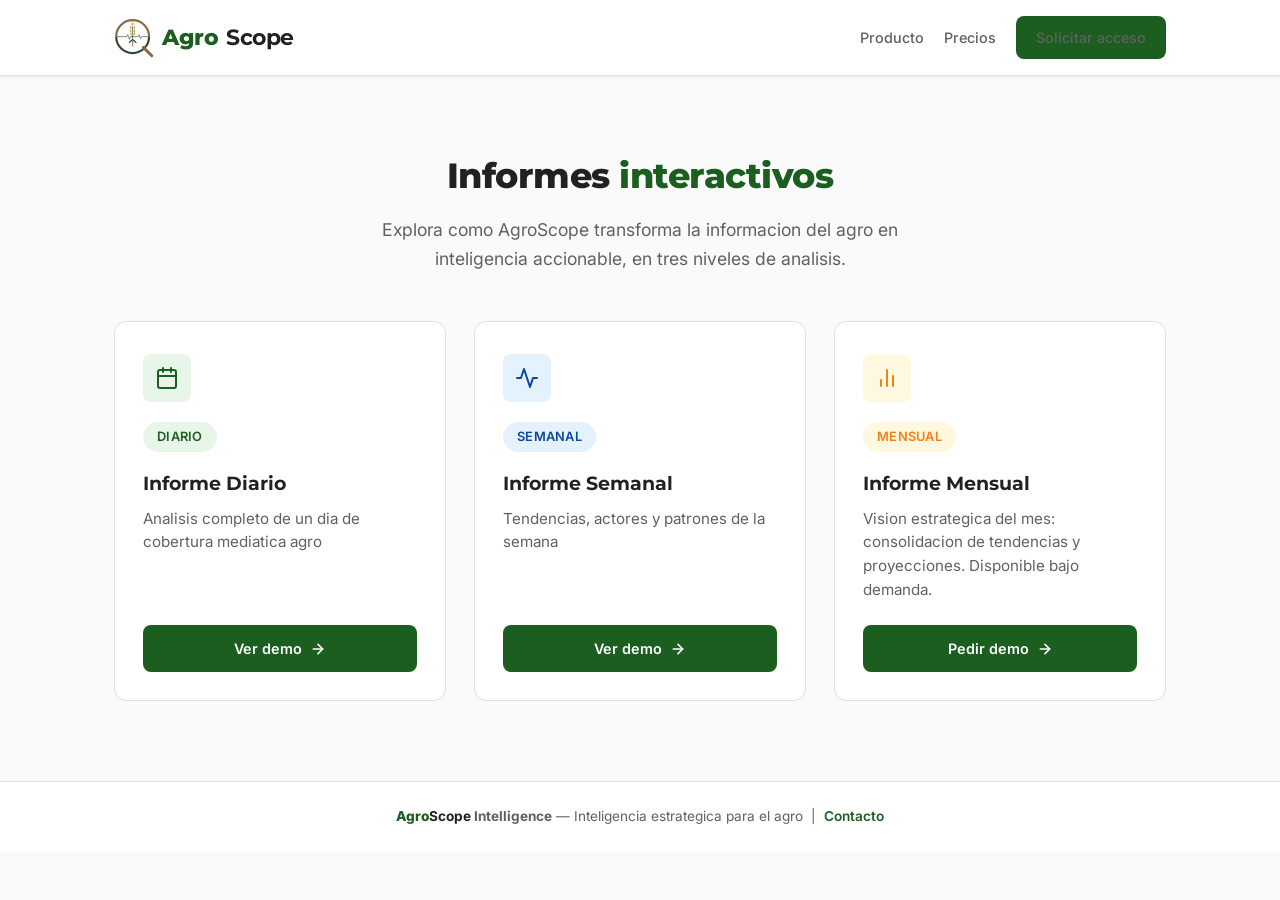
<file: demo/index.html>
<!DOCTYPE html>
<html lang="es">
<head>
  <meta charset="UTF-8">
  <meta name="viewport" content="width=device-width, initial-scale=1.0">
  <title>Demos — AgroScope Intelligence</title>
  <meta name="description" content="Explora los informes interactivos de AgroScope: analisis diario, semanal y mensual del agro argentino con inteligencia artificial.">
  <meta name="robots" content="noindex, nofollow">
  <link rel="preconnect" href="https://fonts.googleapis.com">
  <link rel="preconnect" href="https://fonts.gstatic.com" crossorigin>
  <link href="https://fonts.googleapis.com/css2?family=Inter:wght@400;500;600;700&family=Montserrat:wght@700;800&display=swap" rel="stylesheet">
  <link rel="stylesheet" href="demo-styles.css">
</head>
<body>

  <!-- NAV -->
  <nav class="demo-nav">
    <div class="container demo-nav-inner">
      <a href="../index.html" class="logo">
        <img src="../logo-mark.svg" class="logo-mark" alt="AgroScope"><span class="logo-agro">Agro</span><span class="logo-scope">Scope</span>
      </a>
      <div class="nav-right">
        <a href="../index.html#producto">Producto</a>
        <a href="../index.html#precios">Precios</a>
        <a href="../index.html#demo" class="btn btn-primary" style="padding:10px 20px;">Solicitar acceso</a>
      </div>
    </div>
  </nav>

  <!-- HERO -->
  <section class="demo-hero">
    <div class="container">
      <h1>Informes <span class="highlight">interactivos</span></h1>
      <p>Explora como AgroScope transforma la informacion del agro en inteligencia accionable, en tres niveles de analisis.</p>
    </div>
  </section>

  <!-- DEMO CARDS -->
  <section class="container">
    <div class="demo-grid">

      <!-- Diario -->
      <div class="demo-card">
        <div class="demo-card-icon green">
          <svg width="24" height="24" viewBox="0 0 24 24" fill="none" stroke="#1B5E20" stroke-width="2" stroke-linecap="round" stroke-linejoin="round"><rect x="3" y="4" width="18" height="18" rx="2" ry="2"/><line x1="16" y1="2" x2="16" y2="6"/><line x1="8" y1="2" x2="8" y2="6"/><line x1="3" y1="10" x2="21" y2="10"/></svg>
        </div>
        <span class="badge badge-diario">Diario</span>
        <h3>Informe Diario</h3>
        <p>Analisis completo de un dia de cobertura mediatica agro</p>
        <a href="diario/" class="btn btn-primary">Ver demo
          <svg width="16" height="16" viewBox="0 0 24 24" fill="none" stroke="currentColor" stroke-width="2.5" stroke-linecap="round" stroke-linejoin="round"><line x1="5" y1="12" x2="19" y2="12"/><polyline points="12 5 19 12 12 19"/></svg>
        </a>
      </div>

      <!-- Semanal -->
      <div class="demo-card">
        <div class="demo-card-icon blue">
          <svg width="24" height="24" viewBox="0 0 24 24" fill="none" stroke="#0D47A1" stroke-width="2" stroke-linecap="round" stroke-linejoin="round"><polyline points="22 12 18 12 15 21 9 3 6 12 2 12"/></svg>
        </div>
        <span class="badge badge-semanal">Semanal</span>
        <h3>Informe Semanal</h3>
        <p>Tendencias, actores y patrones de la semana</p>
        <a href="semanal/" class="btn btn-primary">Ver demo
          <svg width="16" height="16" viewBox="0 0 24 24" fill="none" stroke="currentColor" stroke-width="2.5" stroke-linecap="round" stroke-linejoin="round"><line x1="5" y1="12" x2="19" y2="12"/><polyline points="12 5 19 12 12 19"/></svg>
        </a>
      </div>

      <!-- Mensual -->
      <div class="demo-card">
        <div class="demo-card-icon amber">
          <svg width="24" height="24" viewBox="0 0 24 24" fill="none" stroke="#F57F17" stroke-width="2" stroke-linecap="round" stroke-linejoin="round"><line x1="18" y1="20" x2="18" y2="10"/><line x1="12" y1="20" x2="12" y2="4"/><line x1="6" y1="20" x2="6" y2="14"/></svg>
        </div>
        <span class="badge badge-mensual">Mensual</span>
        <h3>Informe Mensual</h3>
        <p>Vision estrategica del mes: consolidacion de tendencias y proyecciones. Disponible bajo demanda.</p>
        <a href="../index.html#demo" class="btn btn-primary">Pedir demo
          <svg width="16" height="16" viewBox="0 0 24 24" fill="none" stroke="currentColor" stroke-width="2.5" stroke-linecap="round" stroke-linejoin="round"><line x1="5" y1="12" x2="19" y2="12"/><polyline points="12 5 19 12 12 19"/></svg>
        </a>
      </div>

    </div>
  </section>

  <!-- FOOTER -->
  <footer class="demo-footer">
    <div class="container">
      <p><strong><span class="logo-agro">Agro</span><span class="logo-scope">Scope</span> Intelligence</strong> — Inteligencia estrategica para el agro &nbsp;|&nbsp; <a href="mailto:info@agroscope.com.ar">Contacto</a></p>
    </div>
  </footer>

</body>
</html>
</file>
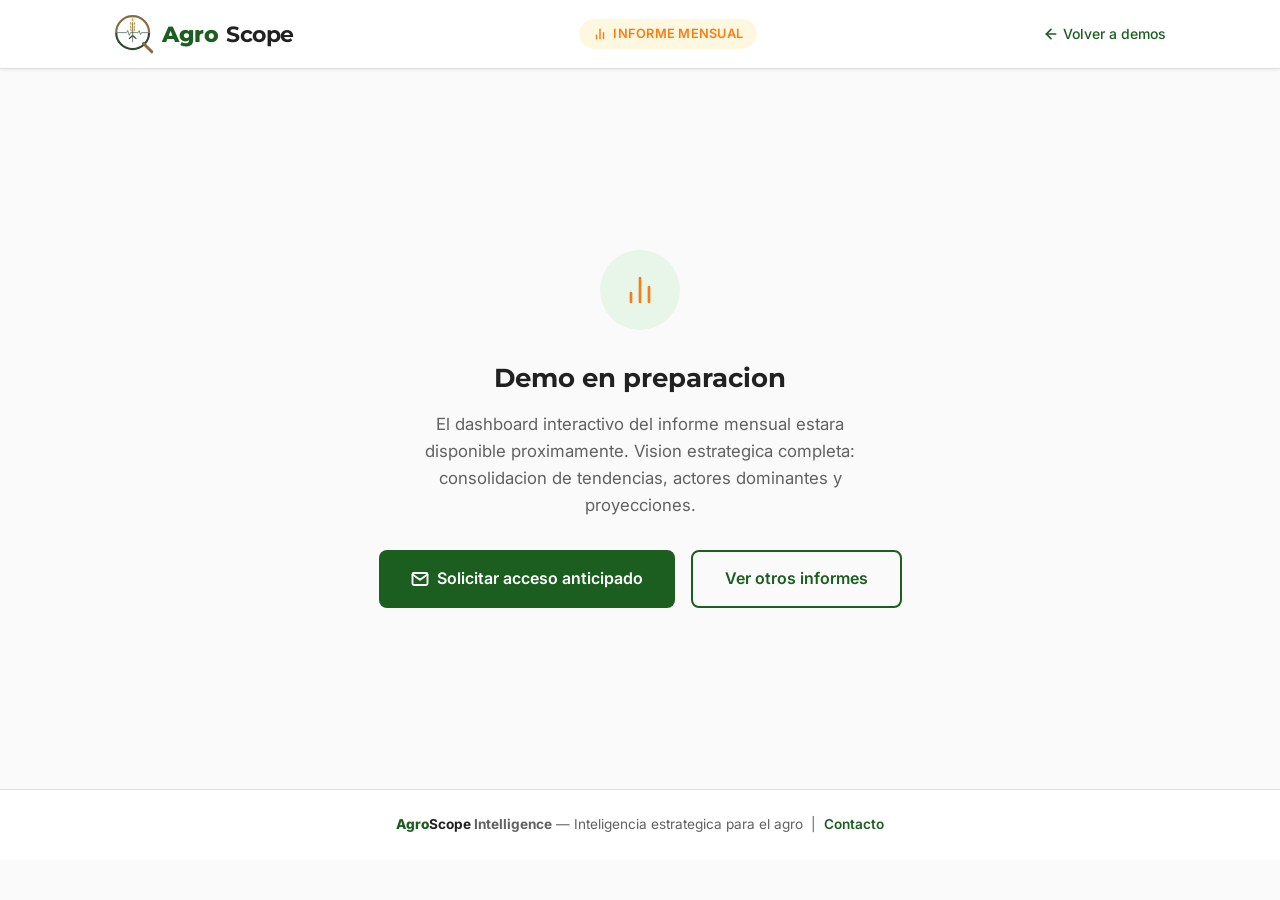
<file: demo/mensual/index.html>
<!DOCTYPE html>
<html lang="es">
<head>
  <meta charset="UTF-8">
  <meta name="viewport" content="width=device-width, initial-scale=1.0">
  <title>Informe Mensual — Demo AgroScope</title>
  <meta name="description" content="Demo interactiva del informe mensual de AgroScope: vision estrategica, consolidacion de tendencias y proyecciones del agro argentino.">
  <meta name="robots" content="noindex, nofollow">
  <meta property="og:title" content="Informe Mensual — AgroScope Demo">
  <meta property="og:description" content="Vision estrategica del mes: tendencias consolidadas y proyecciones.">
  <link rel="preconnect" href="https://fonts.googleapis.com">
  <link rel="preconnect" href="https://fonts.gstatic.com" crossorigin>
  <link href="https://fonts.googleapis.com/css2?family=Inter:wght@400;500;600;700&family=Montserrat:wght@700;800&display=swap" rel="stylesheet">
  <link rel="stylesheet" href="../demo-styles.css">
</head>
<body>

  <!-- TOP BAR -->
  <header class="demo-topbar">
    <div class="container demo-topbar-inner">
      <a href="../../index.html" class="logo">
        <img src="../../logo-mark.svg" class="logo-mark" alt="AgroScope"><span class="logo-agro">Agro</span><span class="logo-scope">Scope</span>
      </a>
      <div class="topbar-center">
        <span class="badge badge-mensual">
          <svg width="14" height="14" viewBox="0 0 24 24" fill="none" stroke="currentColor" stroke-width="2.5" stroke-linecap="round" stroke-linejoin="round"><line x1="18" y1="20" x2="18" y2="10"/><line x1="12" y1="20" x2="12" y2="4"/><line x1="6" y1="20" x2="6" y2="14"/></svg>
          Informe Mensual
        </span>
      </div>
      <a href="../" class="back-link">
        <svg width="16" height="16" viewBox="0 0 24 24" fill="none" stroke="currentColor" stroke-width="2.5" stroke-linecap="round" stroke-linejoin="round"><line x1="19" y1="12" x2="5" y2="12"/><polyline points="12 19 5 12 12 5"/></svg>
        Volver a demos
      </a>
    </div>
  </header>

  <!-- DASHBOARD AREA -->
  <main>
    <!-- === PLACEHOLDER: Remove this div and uncomment the iframe below when the dashboard is ready === -->
    <div id="demo-placeholder" class="demo-placeholder">
      <div class="placeholder-icon">
        <svg width="36" height="36" viewBox="0 0 24 24" fill="none" stroke="#F57F17" stroke-width="1.8" stroke-linecap="round" stroke-linejoin="round"><line x1="18" y1="20" x2="18" y2="10"/><line x1="12" y1="20" x2="12" y2="4"/><line x1="6" y1="20" x2="6" y2="14"/></svg>
      </div>
      <h2>Demo en preparacion</h2>
      <p>El dashboard interactivo del informe mensual estara disponible proximamente. Vision estrategica completa: consolidacion de tendencias, actores dominantes y proyecciones.</p>
      <div class="placeholder-actions">
        <a href="../../index.html#demo" class="btn btn-primary btn-lg">
          <svg width="18" height="18" viewBox="0 0 24 24" fill="none" stroke="currentColor" stroke-width="2.5" stroke-linecap="round" stroke-linejoin="round"><path d="M4 4h16c1.1 0 2 .9 2 2v12c0 1.1-.9 2-2 2H4c-1.1 0-2-.9-2-2V6c0-1.1.9-2 2-2z"/><polyline points="22,6 12,13 2,6"/></svg>
          Solicitar acceso anticipado
        </a>
        <a href="../" class="btn btn-outline btn-lg">Ver otros informes</a>
      </div>
    </div>

    <!-- === IFRAME EMBED: Uncomment and set src when the dashboard HTML is ready ===
    <div class="demo-embed">
      <iframe id="demo-iframe" src="./dashboard.html" title="Informe Mensual AgroScope" loading="lazy" style="min-height:90vh;"></iframe>
    </div>
    -->
  </main>

  <!-- FOOTER -->
  <footer class="demo-footer">
    <div class="container">
      <p><strong><span class="logo-agro">Agro</span><span class="logo-scope">Scope</span> Intelligence</strong> — Inteligencia estrategica para el agro &nbsp;|&nbsp; <a href="mailto:info@agroscope.com.ar">Contacto</a></p>
    </div>
  </footer>

</body>
</html>
</file>
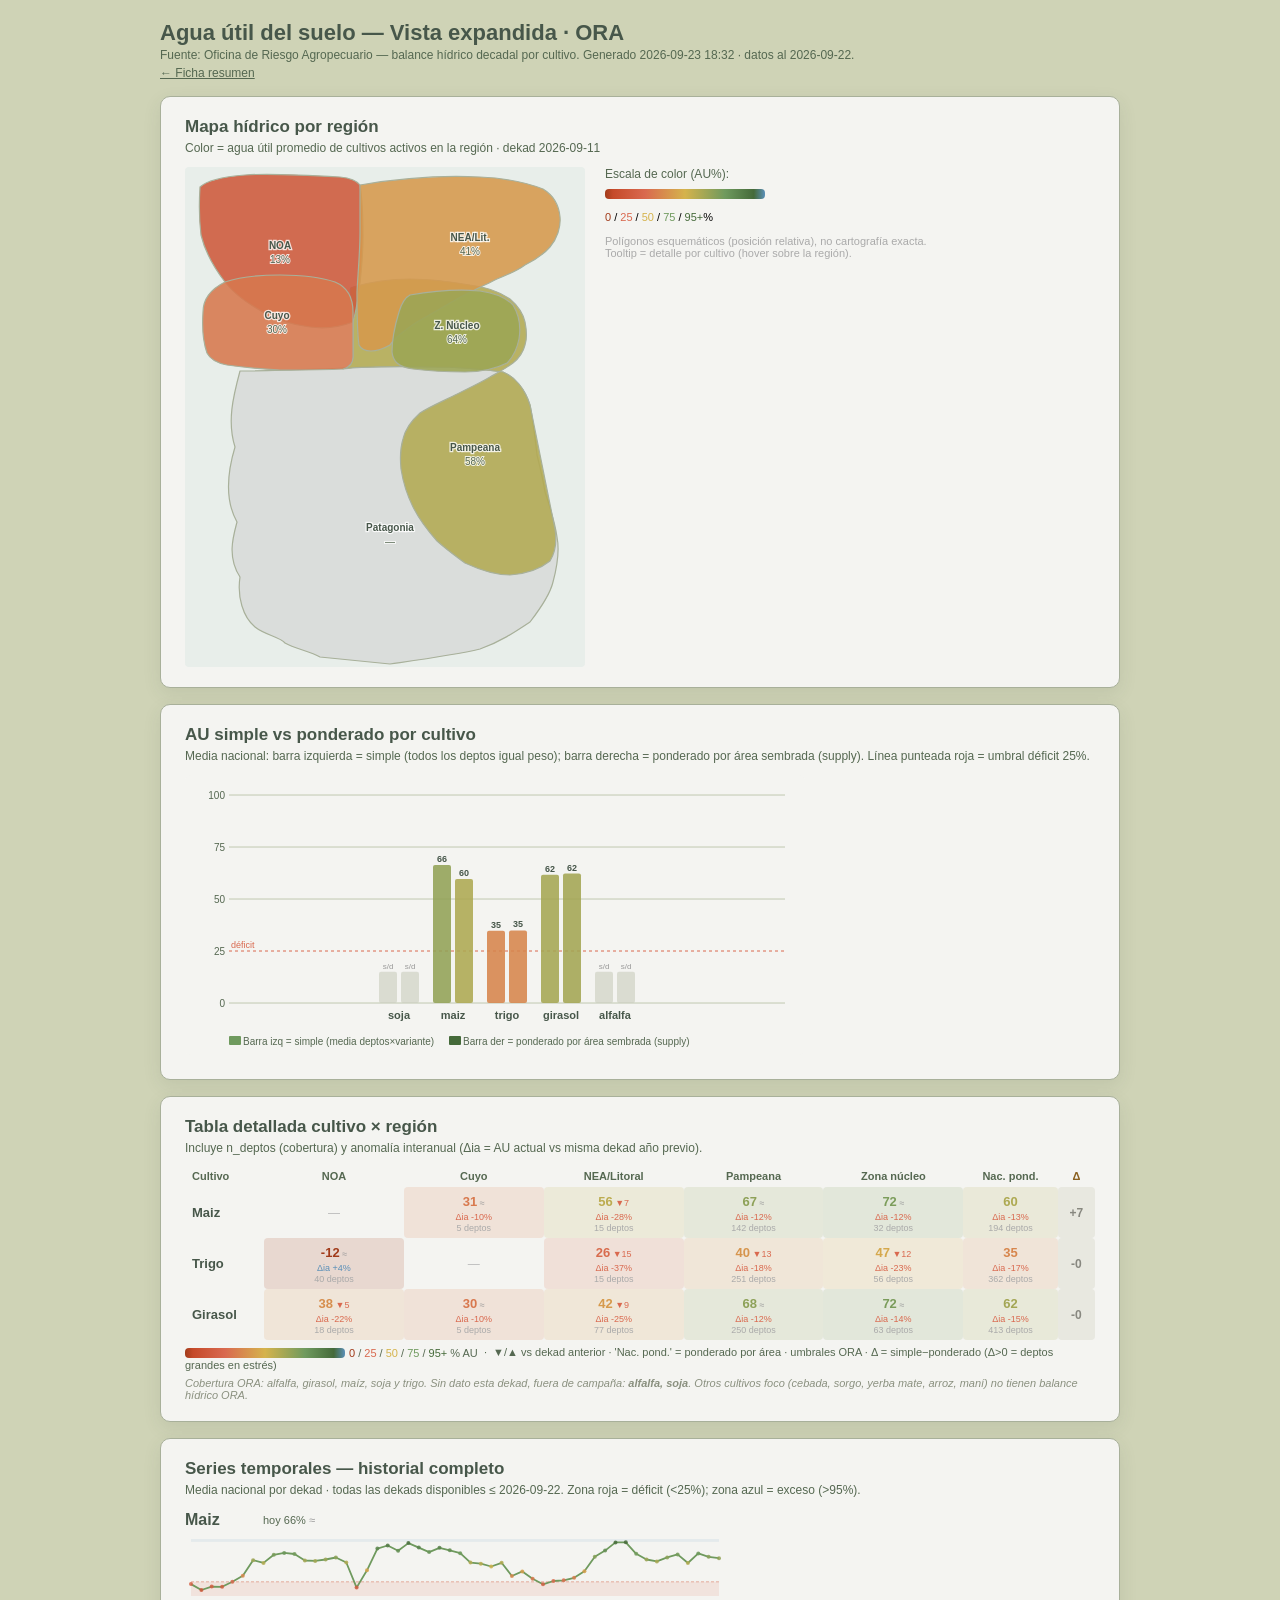
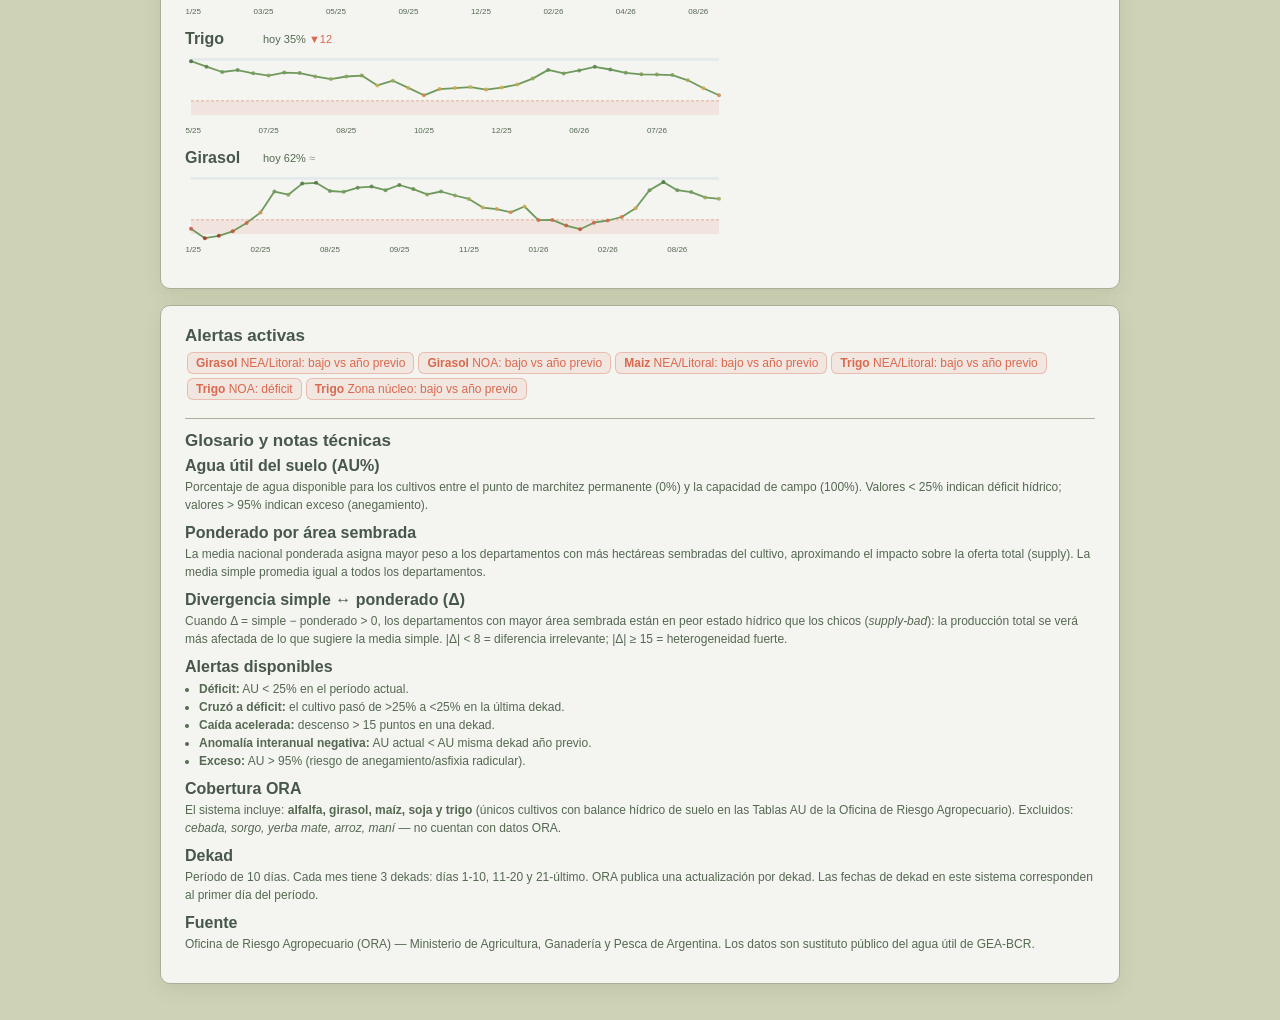
<file: demo/diario/dashboard_agua_util_full.html>
<!doctype html><html lang='es'><head><meta charset='utf-8'><meta name='viewport' content='width=device-width,initial-scale=1'><title>Dashboard agua útil — AGROSCOPE</title><style>body{margin:0;padding:20px;background:#cfd3b6;font-family:Arial,Helvetica,sans-serif}h2{font-size:17px} a{color:#5a8fb8}</style></head><body><div style='max-width:960px;margin:0 auto'><h1 style='color:#47574a;font-size:22px;margin:0 0 2px'>Agua útil del suelo — Vista expandida · ORA</h1><div style='font-size:12px;color:#556851;margin-bottom:4px'>Fuente: Oficina de Riesgo Agropecuario — balance hídrico decadal por cultivo. Generado 2026-09-23 18:32 · datos al 2026-09-22.</div><div style='font-size:12px;color:#556851;margin-bottom:16px'><a href='ficha_agua_util.html' style='color:#556851'>← Ficha resumen</a></div><div style='background:#f4f4f1;border:1px solid #a8b09a;border-radius:10px;padding:20px 24px;margin:16px 0;box-shadow:0 6px 18px rgba(60,80,60,.10)'><h2 style='margin:0 0 4px;color:#47574a;font-size:17px'>Mapa hídrico por región</h2><div style='font-size:12px;color:#556851;margin-bottom:12px'>Color = agua útil promedio de cultivos activos en la región · dekad 2026-09-11</div><div style='display:flex;align-items:flex-start;gap:20px;flex-wrap:wrap'><div><svg viewBox='0 0 400 500' width='400' height='500' style='display:block;margin:0 auto' role='img' aria-label='Mapa de Argentina — agua útil por región agroclimática'>
<rect x='0' y='0' width='400' height='500' fill='#e8eeea' rx='4'/>
<path d='M 55,204 C 48,230 42,255 50,280 C 44,300 38,330 52,355 C 48,370 42,390 55,410 C 52,430 58,450 70,460 C 80,468 95,470 100,476 C 110,482 125,484 135,490 L 205,497 C 240,492 270,488 295,482 C 315,475 330,465 345,455 C 355,442 365,428 368,415 C 372,400 375,385 372,370 C 370,355 365,340 360,325 C 358,312 355,300 352,288 C 350,270 348,252 345,238 C 340,222 330,210 318,205 C 295,202 270,200 250,200 C 215,199 170,200 140,202 C 110,203 82,204 55,204 Z' fill='#cfcfcf' fill-opacity='0.55' stroke='#a8b09a' stroke-width='1.2' stroke-linejoin='round'><title>Patagonia: sin dato esta dekad</title></path>
<path d='M 168,120 C 185,115 205,112 225,112 C 248,112 268,115 285,118 C 302,120 315,125 325,132 C 332,138 338,146 340,155 C 342,165 342,172 340,178 C 338,186 333,192 328,196 C 320,202 312,206 305,210 C 295,216 282,222 270,228 C 256,235 244,240 235,246 C 226,254 220,263 218,272 C 215,282 215,292 216,302 C 218,315 222,328 228,340 C 235,354 244,365 252,374 C 262,383 272,390 280,396 C 295,403 310,408 325,408 C 340,407 355,402 365,394 C 370,386 372,374 370,362 L 345,238 C 340,222 330,210 318,205 C 295,202 270,200 250,200 C 215,199 170,200 158,202 C 165,200 168,196 168,190 C 168,175 168,160 168,145 C 168,130 162,120 168,120 Z' fill='#b3aa52' fill-opacity='0.88' stroke='#a8b09a' stroke-width='1.2' stroke-linejoin='round'><title>Pampeana: AU 58% [adecuado] — maiz: 67%, trigo: 40%, girasol: 68%</title></path>
<path d='M 15,20 C 20,15 35,10 60,8 C 85,6 120,8 155,10 C 165,11 172,14 175,18 C 177,30 178,50 178,70 C 178,90 176,108 174,125 C 172,138 170,148 168,155 C 155,160 140,162 125,160 C 108,158 90,152 78,145 C 65,138 50,128 40,115 C 30,102 20,85 16,68 C 14,52 14,36 15,20 Z' fill='#cf593c' fill-opacity='0.88' stroke='#a8b09a' stroke-width='1.2' stroke-linejoin='round'><title>NOA: AU 13% [déficit] — trigo: -12%, girasol: 38%</title></path>
<path d='M 175,18 C 210,12 255,8 295,10 C 318,11 340,15 358,22 C 368,28 374,38 375,50 C 376,60 372,72 365,80 C 358,88 348,94 340,98 C 332,104 322,108 312,112 C 300,118 285,125 272,132 C 258,140 245,148 232,155 C 220,163 210,170 205,178 C 198,182 192,184 186,184 C 180,184 176,182 174,178 C 172,165 172,145 172,125 C 173,105 175,85 175,65 C 175,45 175,30 175,18 Z' fill='#d6994d' fill-opacity='0.88' stroke='#a8b09a' stroke-width='1.2' stroke-linejoin='round'><title>NEA/Litoral: AU 41% [marginal] — maiz: 56%, trigo: 26%, girasol: 42%</title></path>
<path d='M 40,115 C 55,110 75,108 95,108 C 115,108 135,110 150,115 C 162,120 168,130 168,145 C 168,160 168,175 168,190 C 168,196 165,200 158,202 C 140,203 115,203 95,203 C 75,202 55,200 42,198 C 32,196 25,192 22,186 C 18,175 17,160 18,145 C 18,132 26,122 40,115 Z' fill='#d8784e' fill-opacity='0.88' stroke='#a8b09a' stroke-width='1.2' stroke-linejoin='round'><title>Cuyo: AU 30% [marginal] — maiz: 31%, girasol: 30%</title></path>
<path d='M 225,128 C 248,124 272,122 295,124 C 310,126 320,130 328,138 C 334,148 336,160 334,172 C 332,182 328,190 322,196 C 310,202 295,205 280,205 C 262,205 244,204 228,202 C 214,200 208,195 207,185 C 207,172 210,158 214,145 C 217,135 221,130 225,128 Z' fill='#9da555' fill-opacity='0.88' stroke='#a8b09a' stroke-width='1.2' stroke-linejoin='round'><title>Zona núcleo: AU 64% [adecuado] — maiz: 72%, trigo: 47%, girasol: 72%</title></path>
<text x='95' y='82' text-anchor='middle' font-size='10' font-family='Arial,sans-serif' fill='#47574a' font-weight='700' paint-order='stroke' stroke='#ffffffcc' stroke-width='2.5'>NOA</text>
<text x='95' y='96' text-anchor='middle' font-size='10' font-family='Arial,sans-serif' fill='#556851' paint-order='stroke' stroke='#ffffffcc' stroke-width='2'>13%</text>
<text x='285' y='74' text-anchor='middle' font-size='10' font-family='Arial,sans-serif' fill='#47574a' font-weight='700' paint-order='stroke' stroke='#ffffffcc' stroke-width='2.5'>NEA/Lit.</text>
<text x='285' y='88' text-anchor='middle' font-size='10' font-family='Arial,sans-serif' fill='#556851' paint-order='stroke' stroke='#ffffffcc' stroke-width='2'>41%</text>
<text x='92' y='152' text-anchor='middle' font-size='10' font-family='Arial,sans-serif' fill='#47574a' font-weight='700' paint-order='stroke' stroke='#ffffffcc' stroke-width='2.5'>Cuyo</text>
<text x='92' y='166' text-anchor='middle' font-size='10' font-family='Arial,sans-serif' fill='#556851' paint-order='stroke' stroke='#ffffffcc' stroke-width='2'>30%</text>
<text x='272' y='162' text-anchor='middle' font-size='10' font-family='Arial,sans-serif' fill='#47574a' font-weight='700' paint-order='stroke' stroke='#ffffffcc' stroke-width='2.5'>Z. Núcleo</text>
<text x='272' y='176' text-anchor='middle' font-size='10' font-family='Arial,sans-serif' fill='#556851' paint-order='stroke' stroke='#ffffffcc' stroke-width='2'>64%</text>
<text x='290' y='284' text-anchor='middle' font-size='10' font-family='Arial,sans-serif' fill='#47574a' font-weight='700' paint-order='stroke' stroke='#ffffffcc' stroke-width='2.5'>Pampeana</text>
<text x='290' y='298' text-anchor='middle' font-size='10' font-family='Arial,sans-serif' fill='#556851' paint-order='stroke' stroke='#ffffffcc' stroke-width='2'>58%</text>
<text x='205' y='364' text-anchor='middle' font-size='10' font-family='Arial,sans-serif' fill='#47574a' font-weight='700' paint-order='stroke' stroke='#ffffffcc' stroke-width='2.5'>Patagonia</text>
<text x='205' y='378' text-anchor='middle' font-size='10' font-family='Arial,sans-serif' fill='#556851' paint-order='stroke' stroke='#ffffffcc' stroke-width='2'>—</text>
</svg></div><div style='flex:1;min-width:200px'><div style='font-size:12px;color:#556851;margin-bottom:8px'>Escala de color (AU%):</div><div style='display:inline-block;width:160px;height:10px;border-radius:4px;background:linear-gradient(to right, #a13b1a 0%, #c54a2a 5%, #d9694f 25%, #d5b34c 50%, #6f9a5e 75%, #456a3a 93%, #5a8fb8 100%);margin-bottom:4px'></div><br><span style='font-size:11px'><span style='color:#a13b1a'>0</span> / <span style='color:#d9694f'>25</span> / <span style='color:#d5b34c'>50</span> / <span style='color:#6f9a5e'>75</span> / <span style='color:#456a3a'>95+</span>%</span><div style='font-size:11px;color:#aaa;margin-top:10px'>Polígonos esquemáticos (posición relativa), no cartografía exacta.<br>Tooltip = detalle por cultivo (hover sobre la región).</div></div></div></div><div style='background:#f4f4f1;border:1px solid #a8b09a;border-radius:10px;padding:20px 24px;margin:16px 0;box-shadow:0 6px 18px rgba(60,80,60,.10)'><h2 style='margin:0 0 4px;color:#47574a;font-size:17px'>AU simple vs ponderado por cultivo</h2><div style='font-size:12px;color:#556851;margin-bottom:12px'>Media nacional: barra izquierda = simple (todos los deptos igual peso); barra derecha = ponderado por área sembrada (supply). Línea punteada roja = umbral déficit 25%.</div><svg width='620' height='280' style='font-family:Arial,sans-serif'>
<rect x='0' y='0' width='620' height='280' fill='#f4f4f1' rx='6'/>
<line x1='44' y1='228.0' x2='600' y2='228.0' stroke='#c0c8b0' stroke-width='1' stroke-dasharray='none'/>
<text x='40' y='232.0' text-anchor='end' font-size='10' fill='#556851'>0</text>
<line x1='44' y1='176.0' x2='600' y2='176.0' stroke='#d9694f' stroke-width='1' stroke-dasharray='3,3'/>
<text x='40' y='180.0' text-anchor='end' font-size='10' fill='#556851'>25</text>
<text x='46' y='173.0' font-size='9' fill='#d9694f'>déficit</text>
<line x1='44' y1='124.0' x2='600' y2='124.0' stroke='#c0c8b0' stroke-width='1' stroke-dasharray='none'/>
<text x='40' y='128.0' text-anchor='end' font-size='10' fill='#556851'>50</text>
<line x1='44' y1='72.0' x2='600' y2='72.0' stroke='#c0c8b0' stroke-width='1' stroke-dasharray='none'/>
<text x='40' y='76.0' text-anchor='end' font-size='10' fill='#556851'>75</text>
<line x1='44' y1='20.0' x2='600' y2='20.0' stroke='#c0c8b0' stroke-width='1' stroke-dasharray='none'/>
<text x='40' y='24.0' text-anchor='end' font-size='10' fill='#556851'>100</text>
<rect x='194.0' y='196.8' width='18' height='31.2' fill='#c8ccbc' rx='2' opacity='0.6'/>
<text x='203.0' y='193.8' text-anchor='middle' font-size='8' fill='#999'>s/d</text>
<rect x='216.0' y='196.8' width='18' height='31.2' fill='#c8ccbc' rx='2' opacity='0.6'/>
<text x='225.0' y='193.8' text-anchor='middle' font-size='8' fill='#999'>s/d</text>
<text x='214.0' y='244.0' text-anchor='middle' font-size='11' fill='#47574a' font-weight='600' text-transform='capitalize'>soja</text>
<rect x='248.0' y='90.1' width='18' height='137.9' fill='#92a257' rx='2' opacity='0.88'/>
<text x='257.0' y='87.1' text-anchor='middle' font-size='9' fill='#47574a' font-weight='600'>66</text>
<rect x='270.0' y='104.0' width='18' height='124.0' fill='#ada952' rx='2' opacity='0.88'/>
<text x='279.0' y='101.0' text-anchor='middle' font-size='9' fill='#47574a' font-weight='600'>60</text>
<text x='268.0' y='244.0' text-anchor='middle' font-size='11' fill='#47574a' font-weight='600' text-transform='capitalize'>maiz</text>
<rect x='302.0' y='155.8' width='18' height='72.2' fill='#d7854d' rx='2' opacity='0.88'/>
<text x='311.0' y='152.8' text-anchor='middle' font-size='9' fill='#47574a' font-weight='600'>35</text>
<rect x='324.0' y='155.4' width='18' height='72.6' fill='#d7864d' rx='2' opacity='0.88'/>
<text x='333.0' y='152.4' text-anchor='middle' font-size='9' fill='#47574a' font-weight='600'>35</text>
<text x='322.0' y='244.0' text-anchor='middle' font-size='11' fill='#47574a' font-weight='600' text-transform='capitalize'>trigo</text>
<rect x='356.0' y='99.7' width='18' height='128.3' fill='#a5a754' rx='2' opacity='0.88'/>
<text x='365.0' y='96.7' text-anchor='middle' font-size='9' fill='#47574a' font-weight='600'>62</text>
<rect x='378.0' y='98.6' width='18' height='129.4' fill='#a3a654' rx='2' opacity='0.88'/>
<text x='387.0' y='95.6' text-anchor='middle' font-size='9' fill='#47574a' font-weight='600'>62</text>
<text x='376.0' y='244.0' text-anchor='middle' font-size='11' fill='#47574a' font-weight='600' text-transform='capitalize'>girasol</text>
<rect x='410.0' y='196.8' width='18' height='31.2' fill='#c8ccbc' rx='2' opacity='0.6'/>
<text x='419.0' y='193.8' text-anchor='middle' font-size='8' fill='#999'>s/d</text>
<rect x='432.0' y='196.8' width='18' height='31.2' fill='#c8ccbc' rx='2' opacity='0.6'/>
<text x='441.0' y='193.8' text-anchor='middle' font-size='8' fill='#999'>s/d</text>
<text x='430.0' y='244.0' text-anchor='middle' font-size='11' fill='#47574a' font-weight='600' text-transform='capitalize'>alfalfa</text>
<rect x='44' y='261' width='12' height='9' fill='#6f9a5e' rx='1'/>
<text x='58' y='270' font-size='10' fill='#556851'>Barra izq = simple (media deptos×variante)</text>
<rect x='264' y='261' width='12' height='9' fill='#456a3a' rx='1'/>
<text x='278' y='270' font-size='10' fill='#556851'>Barra der = ponderado por área sembrada (supply)</text>
</svg></div><div style='background:#f4f4f1;border:1px solid #a8b09a;border-radius:10px;padding:20px 24px;margin:16px 0;box-shadow:0 6px 18px rgba(60,80,60,.10)'><h2 style='margin:0 0 4px;color:#47574a;font-size:17px'>Tabla detallada cultivo × región</h2><div style='font-size:12px;color:#556851;margin-bottom:10px'>Incluye n_deptos (cobertura) y anomalía interanual (Δia = AU actual vs misma dekad año previo).</div><div style='overflow-x:auto'><table style='border-collapse:collapse;width:100%'><tr><th style='text-align:left;padding:5px 7px;font-size:11px;color:#556851'>Cultivo</th><th style='padding:5px 7px;font-size:11px;color:#556851;min-width:90px'>NOA</th><th style='padding:5px 7px;font-size:11px;color:#556851;min-width:90px'>Cuyo</th><th style='padding:5px 7px;font-size:11px;color:#556851;min-width:90px'>NEA/Litoral</th><th style='padding:5px 7px;font-size:11px;color:#556851;min-width:90px'>Pampeana</th><th style='padding:5px 7px;font-size:11px;color:#556851;min-width:90px'>Zona núcleo</th><th style='padding:5px 7px;font-size:11px;color:#556851'>Nac. pond.</th><th style='padding:5px 7px;font-size:11px;color:#8a6020;cursor:help' title='Δ = simple − ponderado'>Δ</th></tr><tr><td style='padding:5px 7px;font-weight:700;color:#47574a;text-transform:capitalize;font-size:13px'>maiz</td><td style='text-align:center;color:#bbb;font-size:12px'>—</td><td style='padding:5px 7px;text-align:center;background:#d8794e26;border-radius:4px'><b style='color:#d8794e;font-size:13px'>31</b><span style='font-size:9px'> <span style='color:#999'>≈</span></span><div style='font-size:9px;color:#d9694f;margin-top:2px'>Δia -10%</div><div style='font-size:9px;color:#aaa;margin-top:1px'>5 deptos</div></td><td style='padding:5px 7px;text-align:center;background:#bcac5026;border-radius:4px'><b style='color:#bcac50;font-size:13px'>56</b><span style='font-size:9px'> <span style='color:#d9694f'>▼7</span></span><div style='font-size:9px;color:#d9694f;margin-top:2px'>Δia -28%</div><div style='font-size:9px;color:#aaa;margin-top:1px'>15 deptos</div></td><td style='padding:5px 7px;text-align:center;background:#8ea15826;border-radius:4px'><b style='color:#8ea158;font-size:13px'>67</b><span style='font-size:9px'> <span style='color:#999'>≈</span></span><div style='font-size:9px;color:#d9694f;margin-top:2px'>Δia -12%</div><div style='font-size:9px;color:#aaa;margin-top:1px'>142 deptos</div></td><td style='padding:5px 7px;text-align:center;background:#7c9d5b26;border-radius:4px'><b style='color:#7c9d5b;font-size:13px'>72</b><span style='font-size:9px'> <span style='color:#999'>≈</span></span><div style='font-size:9px;color:#d9694f;margin-top:2px'>Δia -12%</div><div style='font-size:9px;color:#aaa;margin-top:1px'>32 deptos</div></td><td style='padding:5px 7px;text-align:center;background:#ada95226;border-radius:4px'><b style='color:#ada952;font-size:13px'>60</b><div style='font-size:9px;color:#d9694f;margin-top:2px'>Δia -13%</div><div style='font-size:9px;color:#aaa;margin-top:1px'>194 deptos</div></td><td style='padding:5px 7px;text-align:center;background:#e8e8e0;border-radius:4px;font-weight:600;color:#888880;font-size:12px'>+7</td></tr><tr><td style='padding:5px 7px;font-weight:700;color:#47574a;text-transform:capitalize;font-size:13px'>trigo</td><td style='padding:5px 7px;text-align:center;background:#a13b1a26;border-radius:4px'><b style='color:#a13b1a;font-size:13px'>-12</b><span style='font-size:9px'> <span style='color:#999'>≈</span></span><div style='font-size:9px;color:#5a8fb8;margin-top:2px'>Δia +4%</div><div style='font-size:9px;color:#aaa;margin-top:1px'>40 deptos</div></td><td style='text-align:center;color:#bbb;font-size:12px'>—</td><td style='padding:5px 7px;text-align:center;background:#d86c4e26;border-radius:4px'><b style='color:#d86c4e;font-size:13px'>26</b><span style='font-size:9px'> <span style='color:#d9694f'>▼15</span></span><div style='font-size:9px;color:#d9694f;margin-top:2px'>Δia -37%</div><div style='font-size:9px;color:#aaa;margin-top:1px'>15 deptos</div></td><td style='padding:5px 7px;text-align:center;background:#d6954d26;border-radius:4px'><b style='color:#d6954d;font-size:13px'>40</b><span style='font-size:9px'> <span style='color:#d9694f'>▼13</span></span><div style='font-size:9px;color:#d9694f;margin-top:2px'>Δia -18%</div><div style='font-size:9px;color:#aaa;margin-top:1px'>251 deptos</div></td><td style='padding:5px 7px;text-align:center;background:#d5a84c26;border-radius:4px'><b style='color:#d5a84c;font-size:13px'>47</b><span style='font-size:9px'> <span style='color:#d9694f'>▼12</span></span><div style='font-size:9px;color:#d9694f;margin-top:2px'>Δia -23%</div><div style='font-size:9px;color:#aaa;margin-top:1px'>56 deptos</div></td><td style='padding:5px 7px;text-align:center;background:#d7864d26;border-radius:4px'><b style='color:#d7864d;font-size:13px'>35</b><div style='font-size:9px;color:#d9694f;margin-top:2px'>Δia -17%</div><div style='font-size:9px;color:#aaa;margin-top:1px'>362 deptos</div></td><td style='padding:5px 7px;text-align:center;background:#e8e8e0;border-radius:4px;font-weight:600;color:#888880;font-size:12px'>-0</td></tr><tr><td style='padding:5px 7px;font-weight:700;color:#47574a;text-transform:capitalize;font-size:13px'>girasol</td><td style='padding:5px 7px;text-align:center;background:#d68e4d26;border-radius:4px'><b style='color:#d68e4d;font-size:13px'>38</b><span style='font-size:9px'> <span style='color:#d9694f'>▼5</span></span><div style='font-size:9px;color:#d9694f;margin-top:2px'>Δia -22%</div><div style='font-size:9px;color:#aaa;margin-top:1px'>18 deptos</div></td><td style='padding:5px 7px;text-align:center;background:#d8784e26;border-radius:4px'><b style='color:#d8784e;font-size:13px'>30</b><span style='font-size:9px'> <span style='color:#999'>≈</span></span><div style='font-size:9px;color:#d9694f;margin-top:2px'>Δia -10%</div><div style='font-size:9px;color:#aaa;margin-top:1px'>5 deptos</div></td><td style='padding:5px 7px;text-align:center;background:#d69a4c26;border-radius:4px'><b style='color:#d69a4c;font-size:13px'>42</b><span style='font-size:9px'> <span style='color:#d9694f'>▼9</span></span><div style='font-size:9px;color:#d9694f;margin-top:2px'>Δia -25%</div><div style='font-size:9px;color:#aaa;margin-top:1px'>77 deptos</div></td><td style='padding:5px 7px;text-align:center;background:#8da15826;border-radius:4px'><b style='color:#8da158;font-size:13px'>68</b><span style='font-size:9px'> <span style='color:#999'>≈</span></span><div style='font-size:9px;color:#d9694f;margin-top:2px'>Δia -12%</div><div style='font-size:9px;color:#aaa;margin-top:1px'>250 deptos</div></td><td style='padding:5px 7px;text-align:center;background:#7a9c5b26;border-radius:4px'><b style='color:#7a9c5b;font-size:13px'>72</b><span style='font-size:9px'> <span style='color:#999'>≈</span></span><div style='font-size:9px;color:#d9694f;margin-top:2px'>Δia -14%</div><div style='font-size:9px;color:#aaa;margin-top:1px'>63 deptos</div></td><td style='padding:5px 7px;text-align:center;background:#a3a65426;border-radius:4px'><b style='color:#a3a654;font-size:13px'>62</b><div style='font-size:9px;color:#d9694f;margin-top:2px'>Δia -15%</div><div style='font-size:9px;color:#aaa;margin-top:1px'>413 deptos</div></td><td style='padding:5px 7px;text-align:center;background:#e8e8e0;border-radius:4px;font-weight:600;color:#888880;font-size:12px'>-0</td></tr></table></div><div style='font-size:11px;color:#556851;margin-top:6px'><span style='display:inline-block;vertical-align:middle;width:160px;height:10px;border-radius:4px;background:linear-gradient(to right, #a13b1a 0%, #c54a2a 5%, #d9694f 25%, #d5b34c 50%, #6f9a5e 75%, #456a3a 93%, #5a8fb8 100%);margin-right:4px'></span><span style='vertical-align:middle'><span style='color:#a13b1a'>0</span> / <span style='color:#d9694f'>25</span> / <span style='color:#d5b34c'>50</span> / <span style='color:#6f9a5e'>75</span> / <span style='color:#456a3a'>95+</span> % AU</span> &nbsp;·&nbsp; ▼/▲ vs dekad anterior · 'Nac. pond.' = ponderado por área · umbrales ORA · Δ = simple−ponderado (Δ&gt;0 = deptos grandes en estrés)</div><div style='font-size:11px;color:#8a907f;margin-top:6px;font-style:italic'>Cobertura ORA: alfalfa, girasol, maíz, soja y trigo. Sin dato esta dekad, fuera de campaña: <b>alfalfa, soja</b>. Otros cultivos foco (cebada, sorgo, yerba mate, arroz, maní) no tienen balance hídrico ORA.</div></div><div style='background:#f4f4f1;border:1px solid #a8b09a;border-radius:10px;padding:20px 24px;margin:16px 0;box-shadow:0 6px 18px rgba(60,80,60,.10)'><h2 style='margin:0 0 4px;color:#47574a;font-size:17px'>Series temporales — historial completo</h2><div style='font-size:12px;color:#556851;margin-bottom:14px'>Media nacional por dekad · todas las dekads disponibles ≤ 2026-09-22. Zona roja = déficit (&lt;25%); zona azul = exceso (&gt;95%).</div><div style='margin-bottom:14px'><div style='display:flex;align-items:center;gap:8px;margin-bottom:2px'><span style='font-weight:700;color:#47574a;text-transform:capitalize;min-width:70px'>maiz</span><span style='font-size:11px;color:#556851'>hoy 66% <span style='color:#999'>≈</span></span></div><svg width='540' height='85' style='vertical-align:middle;display:block'><rect x='6' y='50.8' width='528' height='14.2' fill='#d9694f' opacity='0.12'/><rect x='6' y='8' width='528' height='2.9' fill='#5a8fb8' opacity='0.10'/><line x1='6' y1='50.8' x2='534' y2='50.8' stroke='#d9694f' stroke-width='.8' stroke-dasharray='3,2' opacity='.6'/><polyline points='6.0,53.1 16.4,59.0 26.7,55.6 37.1,55.8 47.4,50.8 57.8,44.7 68.1,29.2 78.5,31.9 88.8,23.8 99.2,21.9 109.5,23.0 119.9,29.5 130.2,29.9 140.6,28.5 150.9,26.5 161.3,31.5 171.6,56.6 182.0,39.3 192.4,17.6 202.7,14.5 213.1,19.7 223.4,12.1 233.8,16.6 244.1,21.1 254.5,16.8 264.8,19.3 275.2,22.2 285.5,31.6 295.9,32.7 306.2,35.5 316.6,31.8 326.9,45.0 337.3,40.4 347.6,47.8 358.0,53.3 368.4,50.0 378.7,49.3 389.1,46.8 399.4,40.3 409.8,25.7 420.1,19.6 430.5,11.4 440.8,11.3 451.2,22.8 461.5,28.5 471.9,30.4 482.2,26.4 492.6,23.4 502.9,32.0 513.3,22.4 523.6,25.8 534.0,27.2' fill='none' stroke='#6f9a5e' stroke-width='1.8' stroke-linejoin='round'/><circle cx='6.0' cy='53.1' r='2' fill='#d56348' opacity='.85'/><circle cx='16.4' cy='59.0' r='2' fill='#cd5739' opacity='.85'/><circle cx='26.7' cy='55.6' r='2' fill='#d25e42' opacity='.85'/><circle cx='37.1' cy='55.8' r='2' fill='#d15e41' opacity='.85'/><circle cx='47.4' cy='50.8' r='2' fill='#d8684e' opacity='.85'/><circle cx='57.8' cy='44.7' r='2' fill='#d7884d' opacity='.85'/><circle cx='68.1' cy='29.2' r='2' fill='#a0a655' opacity='.85'/><circle cx='78.5' cy='31.9' r='2' fill='#b4ab51' opacity='.85'/><circle cx='88.8' cy='23.8' r='2' fill='#7a9c5b' opacity='.85'/><circle cx='99.2' cy='21.9' r='2' fill='#6d985c' opacity='.85'/><circle cx='109.5' cy='23.0' r='2' fill='#749b5d' opacity='.85'/><circle cx='119.9' cy='29.5' r='2' fill='#a3a654' opacity='.85'/><circle cx='130.2' cy='29.9' r='2' fill='#a5a754' opacity='.85'/><circle cx='140.6' cy='28.5' r='2' fill='#9ba456' opacity='.85'/><circle cx='150.9' cy='26.5' r='2' fill='#8da158' opacity='.85'/><circle cx='161.3' cy='31.5' r='2' fill='#b1aa52' opacity='.85'/><circle cx='171.6' cy='56.6' r='2' fill='#d05c3f' opacity='.85'/><circle cx='182.0' cy='39.3' r='2' fill='#d5a44c' opacity='.85'/><circle cx='192.4' cy='17.6' r='2' fill='#5d864f' opacity='.85'/><circle cx='202.7' cy='14.5' r='2' fill='#527945' opacity='.85'/><circle cx='213.1' cy='19.7' r='2' fill='#658f55' opacity='.85'/><circle cx='223.4' cy='12.1' r='2' fill='#496f3d' opacity='.85'/><circle cx='233.8' cy='16.6' r='2' fill='#59824c' opacity='.85'/><circle cx='244.1' cy='21.1' r='2' fill='#6a945a' opacity='.85'/><circle cx='254.5' cy='16.8' r='2' fill='#5b834c' opacity='.85'/><circle cx='264.8' cy='19.3' r='2' fill='#648d54' opacity='.85'/><circle cx='275.2' cy='22.2' r='2' fill='#6f9a5e' opacity='.85'/><circle cx='285.5' cy='31.6' r='2' fill='#b1aa52' opacity='.85'/><circle cx='295.9' cy='32.7' r='2' fill='#baac50' opacity='.85'/><circle cx='306.2' cy='35.5' r='2' fill='#cdb14d' opacity='.85'/><circle cx='316.6' cy='31.8' r='2' fill='#b3aa51' opacity='.85'/><circle cx='326.9' cy='45.0' r='2' fill='#d7864d' opacity='.85'/><circle cx='337.3' cy='40.4' r='2' fill='#d69e4c' opacity='.85'/><circle cx='347.6' cy='47.8' r='2' fill='#d8784e' opacity='.85'/><circle cx='358.0' cy='53.3' r='2' fill='#d56348' opacity='.85'/><circle cx='368.4' cy='50.0' r='2' fill='#d86c4e' opacity='.85'/><circle cx='378.7' cy='49.3' r='2' fill='#d8704e' opacity='.85'/><circle cx='389.1' cy='46.8' r='2' fill='#d77d4e' opacity='.85'/><circle cx='399.4' cy='40.3' r='2' fill='#d69f4c' opacity='.85'/><circle cx='409.8' cy='25.7' r='2' fill='#87a059' opacity='.85'/><circle cx='420.1' cy='19.6' r='2' fill='#658e55' opacity='.85'/><circle cx='430.5' cy='11.4' r='2' fill='#466c3b' opacity='.85'/><circle cx='440.8' cy='11.3' r='2' fill='#466b3b' opacity='.85'/><circle cx='451.2' cy='22.8' r='2' fill='#739b5d' opacity='.85'/><circle cx='461.5' cy='28.5' r='2' fill='#9ba456' opacity='.85'/><circle cx='471.9' cy='30.4' r='2' fill='#a9a853' opacity='.85'/><circle cx='482.2' cy='26.4' r='2' fill='#8ca158' opacity='.85'/><circle cx='492.6' cy='23.4' r='2' fill='#779c5c' opacity='.85'/><circle cx='502.9' cy='32.0' r='2' fill='#b4ab51' opacity='.85'/><circle cx='513.3' cy='22.4' r='2' fill='#6f9a5d' opacity='.85'/><circle cx='523.6' cy='25.8' r='2' fill='#88a059' opacity='.85'/><circle cx='534.0' cy='27.2' r='2' fill='#92a257' opacity='.85'/><text x='6.0' y='83' text-anchor='middle' font-size='8' fill='#556851'>01/25</text><text x='78.5' y='83' text-anchor='middle' font-size='8' fill='#556851'>03/25</text><text x='150.9' y='83' text-anchor='middle' font-size='8' fill='#556851'>05/25</text><text x='223.4' y='83' text-anchor='middle' font-size='8' fill='#556851'>09/25</text><text x='295.9' y='83' text-anchor='middle' font-size='8' fill='#556851'>12/25</text><text x='368.4' y='83' text-anchor='middle' font-size='8' fill='#556851'>02/26</text><text x='440.8' y='83' text-anchor='middle' font-size='8' fill='#556851'>04/26</text><text x='513.3' y='83' text-anchor='middle' font-size='8' fill='#556851'>08/26</text></svg></div><div style='margin-bottom:14px'><div style='display:flex;align-items:center;gap:8px;margin-bottom:2px'><span style='font-weight:700;color:#47574a;text-transform:capitalize;min-width:70px'>trigo</span><span style='font-size:11px;color:#556851'>hoy 35% <span style='color:#d9694f'>▼12</span></span></div><svg width='540' height='85' style='vertical-align:middle;display:block'><rect x='6' y='50.8' width='528' height='14.2' fill='#d9694f' opacity='0.12'/><rect x='6' y='8' width='528' height='2.9' fill='#5a8fb8' opacity='0.10'/><line x1='6' y1='50.8' x2='534' y2='50.8' stroke='#d9694f' stroke-width='.8' stroke-dasharray='3,2' opacity='.6'/><polyline points='6.0,11.2 21.5,16.7 37.1,22.0 52.6,20.1 68.1,23.3 83.6,25.6 99.2,22.6 114.7,23.1 130.2,26.4 145.8,29.1 161.3,26.5 176.8,25.6 192.4,35.4 207.9,30.7 223.4,37.9 238.9,45.3 254.5,39.1 270.0,38.1 285.5,37.1 301.1,39.6 316.6,37.6 332.1,34.6 347.6,28.6 363.2,19.9 378.7,23.4 394.2,20.4 409.8,16.8 425.3,19.5 440.8,22.8 456.4,24.3 471.9,24.6 487.4,25.1 502.9,30.3 518.5,38.3 534.0,45.2' fill='none' stroke='#6f9a5e' stroke-width='1.8' stroke-linejoin='round'/><circle cx='6.0' cy='11.2' r='2' fill='#466b3b' opacity='.85'/><circle cx='21.5' cy='16.7' r='2' fill='#5a824c' opacity='.85'/><circle cx='37.1' cy='22.0' r='2' fill='#6d985d' opacity='.85'/><circle cx='52.6' cy='20.1' r='2' fill='#679157' opacity='.85'/><circle cx='68.1' cy='23.3' r='2' fill='#769b5c' opacity='.85'/><circle cx='83.6' cy='25.6' r='2' fill='#879f59' opacity='.85'/><circle cx='99.2' cy='22.6' r='2' fill='#719a5d' opacity='.85'/><circle cx='114.7' cy='23.1' r='2' fill='#759b5c' opacity='.85'/><circle cx='130.2' cy='26.4' r='2' fill='#8ca158' opacity='.85'/><circle cx='145.8' cy='29.1' r='2' fill='#a0a655' opacity='.85'/><circle cx='161.3' cy='26.5' r='2' fill='#8da158' opacity='.85'/><circle cx='176.8' cy='25.6' r='2' fill='#869f59' opacity='.85'/><circle cx='192.4' cy='35.4' r='2' fill='#ccb14d' opacity='.85'/><circle cx='207.9' cy='30.7' r='2' fill='#aba853' opacity='.85'/><circle cx='223.4' cy='37.9' r='2' fill='#d5ab4c' opacity='.85'/><circle cx='238.9' cy='45.3' r='2' fill='#d7854d' opacity='.85'/><circle cx='254.5' cy='39.1' r='2' fill='#d5a54c' opacity='.85'/><circle cx='270.0' cy='38.1' r='2' fill='#d5aa4c' opacity='.85'/><circle cx='285.5' cy='37.1' r='2' fill='#d5b04c' opacity='.85'/><circle cx='301.1' cy='39.6' r='2' fill='#d5a34c' opacity='.85'/><circle cx='316.6' cy='37.6' r='2' fill='#d5ad4c' opacity='.85'/><circle cx='332.1' cy='34.6' r='2' fill='#c7af4e' opacity='.85'/><circle cx='347.6' cy='28.6' r='2' fill='#9ca555' opacity='.85'/><circle cx='363.2' cy='19.9' r='2' fill='#669056' opacity='.85'/><circle cx='378.7' cy='23.4' r='2' fill='#779c5c' opacity='.85'/><circle cx='394.2' cy='20.4' r='2' fill='#689258' opacity='.85'/><circle cx='409.8' cy='16.8' r='2' fill='#5b834c' opacity='.85'/><circle cx='425.3' cy='19.5' r='2' fill='#648e55' opacity='.85'/><circle cx='440.8' cy='22.8' r='2' fill='#729a5d' opacity='.85'/><circle cx='456.4' cy='24.3' r='2' fill='#7d9d5b' opacity='.85'/><circle cx='471.9' cy='24.6' r='2' fill='#7f9e5b' opacity='.85'/><circle cx='487.4' cy='25.1' r='2' fill='#839f5a' opacity='.85'/><circle cx='502.9' cy='30.3' r='2' fill='#a8a853' opacity='.85'/><circle cx='518.5' cy='38.3' r='2' fill='#d5a94c' opacity='.85'/><circle cx='534.0' cy='45.2' r='2' fill='#d7854d' opacity='.85'/><text x='6.0' y='83' text-anchor='middle' font-size='8' fill='#556851'>05/25</text><text x='83.6' y='83' text-anchor='middle' font-size='8' fill='#556851'>07/25</text><text x='161.3' y='83' text-anchor='middle' font-size='8' fill='#556851'>08/25</text><text x='238.9' y='83' text-anchor='middle' font-size='8' fill='#556851'>10/25</text><text x='316.6' y='83' text-anchor='middle' font-size='8' fill='#556851'>12/25</text><text x='394.2' y='83' text-anchor='middle' font-size='8' fill='#556851'>06/26</text><text x='471.9' y='83' text-anchor='middle' font-size='8' fill='#556851'>07/26</text></svg></div><div style='margin-bottom:14px'><div style='display:flex;align-items:center;gap:8px;margin-bottom:2px'><span style='font-weight:700;color:#47574a;text-transform:capitalize;min-width:70px'>girasol</span><span style='font-size:11px;color:#556851'>hoy 62% <span style='color:#999'>≈</span></span></div><svg width='540' height='85' style='vertical-align:middle;display:block'><rect x='6' y='50.8' width='528' height='14.2' fill='#d9694f' opacity='0.12'/><rect x='6' y='8' width='528' height='2.9' fill='#5a8fb8' opacity='0.10'/><line x1='6' y1='50.8' x2='534' y2='50.8' stroke='#d9694f' stroke-width='.8' stroke-dasharray='3,2' opacity='.6'/><polyline points='6.0,59.8 19.9,69.2 33.8,66.8 47.7,62.3 61.6,53.9 75.5,43.6 89.4,22.6 103.3,25.7 117.2,14.6 131.1,13.8 144.9,22.0 158.8,22.8 172.7,18.7 186.6,17.6 200.5,21.2 214.4,16.0 228.3,20.1 242.2,25.4 256.1,22.5 270.0,26.5 283.9,29.9 297.8,38.6 311.7,40.1 325.6,43.3 339.5,37.5 353.4,51.1 367.3,50.9 381.2,56.6 395.1,60.2 408.9,53.7 422.8,51.5 436.7,48.0 450.6,39.3 464.5,21.3 478.4,13.1 492.3,21.2 506.2,23.1 520.1,28.4 534.0,29.8' fill='none' stroke='#6f9a5e' stroke-width='1.8' stroke-linejoin='round'/><circle cx='6.0' cy='59.8' r='2' fill='#cc5537' opacity='.85'/><circle cx='19.9' cy='69.2' r='2' fill='#a13b1a' opacity='.85'/><circle cx='33.8' cy='66.8' r='2' fill='#a13b1a' opacity='.85'/><circle cx='47.7' cy='62.3' r='2' fill='#c84f31' opacity='.85'/><circle cx='61.6' cy='53.9' r='2' fill='#d46246' opacity='.85'/><circle cx='75.5' cy='43.6' r='2' fill='#d78e4d' opacity='.85'/><circle cx='89.4' cy='22.6' r='2' fill='#719a5d' opacity='.85'/><circle cx='103.3' cy='25.7' r='2' fill='#87a059' opacity='.85'/><circle cx='117.2' cy='14.6' r='2' fill='#527945' opacity='.85'/><circle cx='131.1' cy='13.8' r='2' fill='#4f7643' opacity='.85'/><circle cx='144.9' cy='22.0' r='2' fill='#6e995d' opacity='.85'/><circle cx='158.8' cy='22.8' r='2' fill='#729a5d' opacity='.85'/><circle cx='172.7' cy='18.7' r='2' fill='#618b52' opacity='.85'/><circle cx='186.6' cy='17.6' r='2' fill='#5d864f' opacity='.85'/><circle cx='200.5' cy='21.2' r='2' fill='#6b955a' opacity='.85'/><circle cx='214.4' cy='16.0' r='2' fill='#587f4a' opacity='.85'/><circle cx='228.3' cy='20.1' r='2' fill='#679157' opacity='.85'/><circle cx='242.2' cy='25.4' r='2' fill='#859f5a' opacity='.85'/><circle cx='256.1' cy='22.5' r='2' fill='#719a5d' opacity='.85'/><circle cx='270.0' cy='26.5' r='2' fill='#8da158' opacity='.85'/><circle cx='283.9' cy='29.9' r='2' fill='#a5a754' opacity='.85'/><circle cx='297.8' cy='38.6' r='2' fill='#d5a84c' opacity='.85'/><circle cx='311.7' cy='40.1' r='2' fill='#d6a04c' opacity='.85'/><circle cx='325.6' cy='43.3' r='2' fill='#d68f4d' opacity='.85'/><circle cx='339.5' cy='37.5' r='2' fill='#d5ad4c' opacity='.85'/><circle cx='353.4' cy='51.1' r='2' fill='#d8684d' opacity='.85'/><circle cx='367.3' cy='50.9' r='2' fill='#d8684e' opacity='.85'/><circle cx='381.2' cy='56.6' r='2' fill='#d05c3f' opacity='.85'/><circle cx='395.1' cy='60.2' r='2' fill='#cb5436' opacity='.85'/><circle cx='408.9' cy='53.7' r='2' fill='#d46247' opacity='.85'/><circle cx='422.8' cy='51.5' r='2' fill='#d7674d' opacity='.85'/><circle cx='436.7' cy='48.0' r='2' fill='#d8774e' opacity='.85'/><circle cx='450.6' cy='39.3' r='2' fill='#d5a44c' opacity='.85'/><circle cx='464.5' cy='21.3' r='2' fill='#6b965b' opacity='.85'/><circle cx='478.4' cy='13.1' r='2' fill='#4d7341' opacity='.85'/><circle cx='492.3' cy='21.2' r='2' fill='#6b955a' opacity='.85'/><circle cx='506.2' cy='23.1' r='2' fill='#759b5c' opacity='.85'/><circle cx='520.1' cy='28.4' r='2' fill='#9ba456' opacity='.85'/><circle cx='534.0' cy='29.8' r='2' fill='#a5a754' opacity='.85'/><text x='6.0' y='83' text-anchor='middle' font-size='8' fill='#556851'>01/25</text><text x='75.5' y='83' text-anchor='middle' font-size='8' fill='#556851'>02/25</text><text x='144.9' y='83' text-anchor='middle' font-size='8' fill='#556851'>08/25</text><text x='214.4' y='83' text-anchor='middle' font-size='8' fill='#556851'>09/25</text><text x='283.9' y='83' text-anchor='middle' font-size='8' fill='#556851'>11/25</text><text x='353.4' y='83' text-anchor='middle' font-size='8' fill='#556851'>01/26</text><text x='422.8' y='83' text-anchor='middle' font-size='8' fill='#556851'>02/26</text><text x='492.3' y='83' text-anchor='middle' font-size='8' fill='#556851'>08/26</text></svg></div></div><div style='background:#f4f4f1;border:1px solid #a8b09a;border-radius:10px;padding:20px 24px;margin:16px 0;box-shadow:0 6px 18px rgba(60,80,60,.10)'><h2 style='margin:0 0 4px;color:#47574a;font-size:17px'>Alertas activas</h2><div style='margin-bottom:16px'><span style='display:inline-block;background:#d9694f1a;border:1px solid #d9694f55;color:#d9694f;border-radius:6px;padding:3px 8px;margin:2px;font-size:12px'><b style='text-transform:capitalize'>girasol</b> NEA/Litoral: bajo vs año previo</span><span style='display:inline-block;background:#d9694f1a;border:1px solid #d9694f55;color:#d9694f;border-radius:6px;padding:3px 8px;margin:2px;font-size:12px'><b style='text-transform:capitalize'>girasol</b> NOA: bajo vs año previo</span><span style='display:inline-block;background:#d9694f1a;border:1px solid #d9694f55;color:#d9694f;border-radius:6px;padding:3px 8px;margin:2px;font-size:12px'><b style='text-transform:capitalize'>maiz</b> NEA/Litoral: bajo vs año previo</span><span style='display:inline-block;background:#d9694f1a;border:1px solid #d9694f55;color:#d9694f;border-radius:6px;padding:3px 8px;margin:2px;font-size:12px'><b style='text-transform:capitalize'>trigo</b> NEA/Litoral: bajo vs año previo</span><span style='display:inline-block;background:#d9694f1a;border:1px solid #d9694f55;color:#d9694f;border-radius:6px;padding:3px 8px;margin:2px;font-size:12px'><b style='text-transform:capitalize'>trigo</b> NOA: déficit</span><span style='display:inline-block;background:#d9694f1a;border:1px solid #d9694f55;color:#d9694f;border-radius:6px;padding:3px 8px;margin:2px;font-size:12px'><b style='text-transform:capitalize'>trigo</b> Zona núcleo: bajo vs año previo</span></div><h2 style='margin:16px 0 6px;color:#47574a;font-size:17px;border-top:1px solid #a8b09a;padding-top:12px'>Glosario y notas técnicas</h2><div style='margin-bottom:10px'><div style='font-weight:600;color:#47574a;margin-bottom:3px'><b>Agua útil del suelo (AU%)</b></div><div style='color:#556851;font-size:12px;line-height:1.5'>Porcentaje de agua disponible para los cultivos entre el punto de marchitez permanente (0%) y la capacidad de campo (100%). Valores &lt; 25% indican déficit hídrico; valores &gt; 95% indican exceso (anegamiento).</div></div><div style='margin-bottom:10px'><div style='font-weight:600;color:#47574a;margin-bottom:3px'><b>Ponderado por área sembrada</b></div><div style='color:#556851;font-size:12px;line-height:1.5'>La media nacional ponderada asigna mayor peso a los departamentos con más hectáreas sembradas del cultivo, aproximando el impacto sobre la oferta total (supply). La media simple promedia igual a todos los departamentos.</div></div><div style='margin-bottom:10px'><div style='font-weight:600;color:#47574a;margin-bottom:3px'><b>Divergencia simple ↔ ponderado (Δ)</b></div><div style='color:#556851;font-size:12px;line-height:1.5'>Cuando Δ = simple − ponderado &gt; 0, los departamentos con mayor área sembrada están en peor estado hídrico que los chicos (<em>supply-bad</em>): la producción total se verá más afectada de lo que sugiere la media simple. |Δ| &lt; 8 = diferencia irrelevante; |Δ| ≥ 15 = heterogeneidad fuerte.</div></div><div style='margin-bottom:10px'><div style='font-weight:600;color:#47574a;margin-bottom:3px'><b>Alertas disponibles</b></div><div style='color:#556851;font-size:12px;line-height:1.5'><ul style='margin:4px 0 0 14px;padding:0'><li><b>Déficit:</b> AU &lt; 25% en el período actual.</li><li><b>Cruzó a déficit:</b> el cultivo pasó de &gt;25% a &lt;25% en la última dekad.</li><li><b>Caída acelerada:</b> descenso &gt; 15 puntos en una dekad.</li><li><b>Anomalía interanual negativa:</b> AU actual &lt; AU misma dekad año previo.</li><li><b>Exceso:</b> AU &gt; 95% (riesgo de anegamiento/asfixia radicular).</li></ul></div></div><div style='margin-bottom:10px'><div style='font-weight:600;color:#47574a;margin-bottom:3px'><b>Cobertura ORA</b></div><div style='color:#556851;font-size:12px;line-height:1.5'>El sistema incluye: <b>alfalfa, girasol, maíz, soja y trigo</b> (únicos cultivos con balance hídrico de suelo en las Tablas AU de la Oficina de Riesgo Agropecuario). Excluidos: <em>cebada, sorgo, yerba mate, arroz, maní</em> — no cuentan con datos ORA.</div></div><div style='margin-bottom:10px'><div style='font-weight:600;color:#47574a;margin-bottom:3px'><b>Dekad</b></div><div style='color:#556851;font-size:12px;line-height:1.5'>Período de 10 días. Cada mes tiene 3 dekads: días 1-10, 11-20 y 21-último. ORA publica una actualización por dekad. Las fechas de dekad en este sistema corresponden al primer día del período.</div></div><div style='margin-bottom:10px'><div style='font-weight:600;color:#47574a;margin-bottom:3px'><b>Fuente</b></div><div style='color:#556851;font-size:12px;line-height:1.5'>Oficina de Riesgo Agropecuario (ORA) — Ministerio de Agricultura, Ganadería y Pesca de Argentina. Los datos son sustituto público del agua útil de GEA-BCR.</div></div></div></div></body></html>
</file>
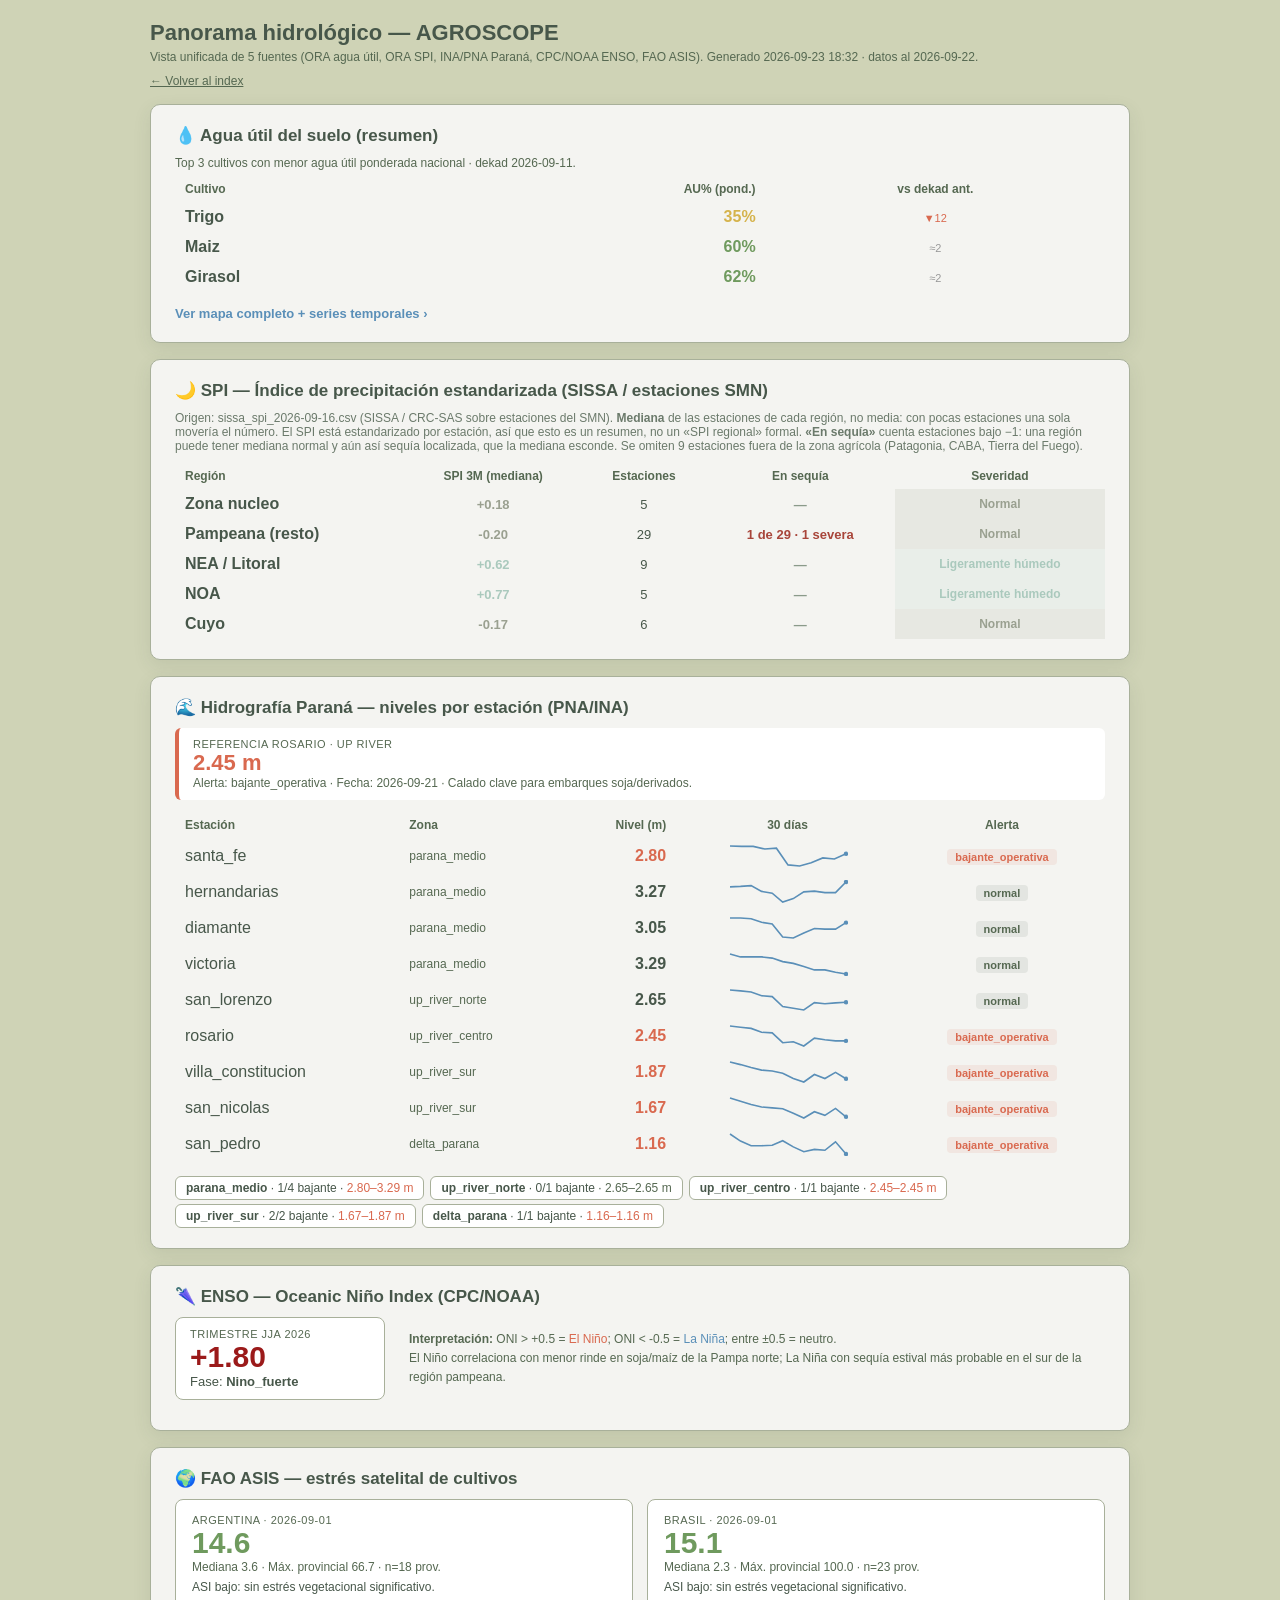
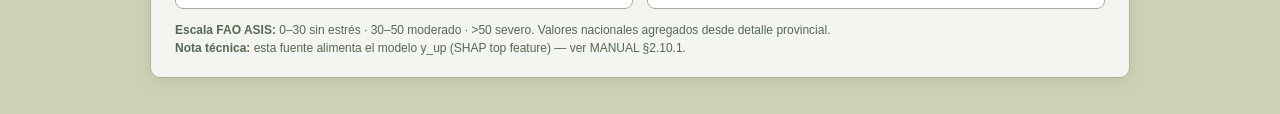
<file: demo/diario/dashboard_hidrologia_full.html>
<!doctype html><html lang='es'><head><meta charset='utf-8'><meta name='viewport' content='width=device-width,initial-scale=1'><title>Dashboard hidrológico — AGROSCOPE</title><style>body{margin:0;padding:20px;background:#cfd3b6;font-family:Arial,Helvetica,sans-serif;color:#47574a}a{color:#5a8fb8}table{font-family:Arial,Helvetica,sans-serif}</style></head><body><div style='max-width:980px;margin:0 auto'><h1 style='color:#47574a;font-size:22px;margin:0 0 4px'>Panorama hidrológico — AGROSCOPE</h1><div style='font-size:12px;color:#556851;margin-bottom:10px'>Vista unificada de 5 fuentes (ORA agua útil, ORA SPI, INA/PNA Paraná, CPC/NOAA ENSO, FAO ASIS). Generado 2026-09-23 18:32 &middot; datos al 2026-09-22.</div><div style='font-size:12px;color:#556851;margin-bottom:8px'><a href='index_ejecutivo.html' style='color:#556851'>&larr; Volver al index</a></div><div style='background:#f4f4f1;border:1px solid #a8b09a;border-radius:10px;padding:20px 24px;margin:16px 0;box-shadow:0 6px 18px rgba(60,80,60,.10);'><h2 style='margin:0 0 10px;color:#47574a;font-size:17px;font-family:Arial,Helvetica,sans-serif'>&#128167; Agua útil del suelo (resumen)</h2><div style='font-size:12px;color:#556851;margin-bottom:6px'>Top 3 cultivos con menor agua útil ponderada nacional &middot; dekad 2026-09-11.</div><table style='border-collapse:collapse;width:100%;margin:6px 0'><tr><th style='text-align:left;padding:6px 10px;font-size:12px;color:#556851'>Cultivo</th><th style='text-align:right;padding:6px 10px;font-size:12px;color:#556851'>AU% (pond.)</th><th style='text-align:center;padding:6px 10px;font-size:12px;color:#556851'>vs dekad ant.</th></tr><tr><td style='padding:6px 10px;font-weight:600;color:#47574a;text-transform:capitalize'>trigo</td><td style='padding:6px 10px;text-align:right;color:#d5b34c;font-weight:600'>35%</td><td style='padding:6px 10px;text-align:center'><span style='color:#d9694f;font-size:11px'>&#9660;12</span></td></tr><tr><td style='padding:6px 10px;font-weight:600;color:#47574a;text-transform:capitalize'>maiz</td><td style='padding:6px 10px;text-align:right;color:#6f9a5e;font-weight:600'>60%</td><td style='padding:6px 10px;text-align:center'><span style='color:#999;font-size:11px'>&#8776;2</span></td></tr><tr><td style='padding:6px 10px;font-weight:600;color:#47574a;text-transform:capitalize'>girasol</td><td style='padding:6px 10px;text-align:right;color:#6f9a5e;font-weight:600'>62%</td><td style='padding:6px 10px;text-align:center'><span style='color:#999;font-size:11px'>&#8776;2</span></td></tr></table><a href='dashboard_agua_util_full.html' style='display:inline-block;margin-top:8px;color:#5a8fb8;text-decoration:none;font-weight:600;font-size:13px'>Ver mapa completo + series temporales &rsaquo;</a></div><div style='background:#f4f4f1;border:1px solid #a8b09a;border-radius:10px;padding:20px 24px;margin:16px 0;box-shadow:0 6px 18px rgba(60,80,60,.10);'><h2 style='margin:0 0 10px;color:#47574a;font-size:17px;font-family:Arial,Helvetica,sans-serif'>&#127769; SPI — Índice de precipitación estandarizada (SISSA / estaciones SMN)</h2><div style='color:#6b7a6b;font-size:12px;margin-bottom:10px'>Origen: sissa_spi_2026-09-16.csv (SISSA / CRC-SAS sobre estaciones del SMN). <b>Mediana</b> de las estaciones de cada región, no media: con pocas estaciones una sola movería el número. El SPI está estandarizado por estación, así que esto es un resumen, no un «SPI regional» formal. <b>«En sequía»</b> cuenta estaciones bajo −1: una región puede tener mediana normal y aún así sequía localizada, que la mediana esconde. Se omiten 9 estaciones fuera de la zona agrícola (Patagonia, CABA, Tierra del Fuego).</div><table style='width:100%;border-collapse:collapse'><thead><tr><th style='padding:6px 10px;text-align:left;font-size:12px;color:#556851'>Región</th><th style='padding:6px 10px;font-size:12px;color:#556851;text-align:center'>SPI 3M (mediana)</th><th style='padding:6px 10px;font-size:12px;color:#556851;text-align:center'>Estaciones</th><th style='padding:6px 10px;font-size:12px;color:#556851;text-align:center'>En sequía</th><th style='padding:6px 10px;font-size:12px;color:#556851;text-align:center'>Severidad</th></tr></thead><tbody><tr><td style='padding:6px 10px;font-weight:600;color:#47574a'>Zona nucleo</td><td style='padding:6px 10px;text-align:center;color:#9aa090;font-weight:600;font-size:13px'>+0.18</td><td style='padding:6px 10px;text-align:center;color:#47574a;font-size:13px'>5</td><td style='padding:6px 10px;text-align:center;color:#8a9a8a;font-weight:600;font-size:13px'>—</td><td style='padding:6px 10px;text-align:center;background:#9aa09026;color:#9aa090;font-weight:600;font-size:12px'>Normal</td></tr><tr><td style='padding:6px 10px;font-weight:600;color:#47574a'>Pampeana (resto)</td><td style='padding:6px 10px;text-align:center;color:#9aa090;font-weight:600;font-size:13px'>-0.20</td><td style='padding:6px 10px;text-align:center;color:#47574a;font-size:13px'>29</td><td style='padding:6px 10px;text-align:center;color:#a8453a;font-weight:600;font-size:13px'>1 de 29 · 1 severa</td><td style='padding:6px 10px;text-align:center;background:#9aa09026;color:#9aa090;font-weight:600;font-size:12px'>Normal</td></tr><tr><td style='padding:6px 10px;font-weight:600;color:#47574a'>NEA / Litoral</td><td style='padding:6px 10px;text-align:center;color:#aac9bd;font-weight:600;font-size:13px'>+0.62</td><td style='padding:6px 10px;text-align:center;color:#47574a;font-size:13px'>9</td><td style='padding:6px 10px;text-align:center;color:#8a9a8a;font-weight:600;font-size:13px'>—</td><td style='padding:6px 10px;text-align:center;background:#aac9bd26;color:#aac9bd;font-weight:600;font-size:12px'>Ligeramente húmedo</td></tr><tr><td style='padding:6px 10px;font-weight:600;color:#47574a'>NOA</td><td style='padding:6px 10px;text-align:center;color:#aac9bd;font-weight:600;font-size:13px'>+0.77</td><td style='padding:6px 10px;text-align:center;color:#47574a;font-size:13px'>5</td><td style='padding:6px 10px;text-align:center;color:#8a9a8a;font-weight:600;font-size:13px'>—</td><td style='padding:6px 10px;text-align:center;background:#aac9bd26;color:#aac9bd;font-weight:600;font-size:12px'>Ligeramente húmedo</td></tr><tr><td style='padding:6px 10px;font-weight:600;color:#47574a'>Cuyo</td><td style='padding:6px 10px;text-align:center;color:#9aa090;font-weight:600;font-size:13px'>-0.17</td><td style='padding:6px 10px;text-align:center;color:#47574a;font-size:13px'>6</td><td style='padding:6px 10px;text-align:center;color:#8a9a8a;font-weight:600;font-size:13px'>—</td><td style='padding:6px 10px;text-align:center;background:#9aa09026;color:#9aa090;font-weight:600;font-size:12px'>Normal</td></tr></tbody></table></div><div style='background:#f4f4f1;border:1px solid #a8b09a;border-radius:10px;padding:20px 24px;margin:16px 0;box-shadow:0 6px 18px rgba(60,80,60,.10);'><h2 style='margin:0 0 10px;color:#47574a;font-size:17px;font-family:Arial,Helvetica,sans-serif'>&#127754; Hidrografía Paraná — niveles por estación (PNA/INA)</h2><div style='border-left:4px solid #d9694f;background:#ffffff;padding:10px 14px;margin:6px 0 12px;border-radius:6px'><div style='font-size:11px;color:#556851;text-transform:uppercase;letter-spacing:.5px'>Referencia Rosario &middot; Up River</div><div style='font-size:22px;color:#d9694f;font-weight:700'>2.45 m</div><div style='font-size:12px;color:#556851'>Alerta: bajante_operativa &middot; Fecha: 2026-09-21 &middot; Calado clave para embarques soja/derivados.</div></div><table style='border-collapse:collapse;width:100%'><tr><th style='padding:6px 10px;text-align:left;font-size:12px;color:#556851'>Estación</th><th style='padding:6px 10px;text-align:left;font-size:12px;color:#556851'>Zona</th><th style='padding:6px 10px;text-align:right;font-size:12px;color:#556851'>Nivel (m)</th><th style='padding:6px 10px;text-align:center;font-size:12px;color:#556851'>30 días</th><th style='padding:6px 10px;text-align:center;font-size:12px;color:#556851'>Alerta</th></tr><tr><td style='padding:6px 10px;color:#47574a;font-weight:500'>santa_fe</td><td style='padding:6px 10px;color:#556851;font-size:12px'>parana_medio</td><td style='padding:6px 10px;text-align:right;color:#d9694f;font-weight:600'>2.80</td><td style='padding:6px 10px;text-align:center'><svg width='120' height='24' style='vertical-align:middle'><polyline points='2.0,2.0 13.6,2.4 25.2,2.4 36.8,5.0 48.4,4.2 60.0,20.9 71.6,22.0 83.2,18.7 94.8,13.9 106.4,15.0 118.0,9.8' fill='none' stroke='#5a8fb8' stroke-width='1.6'/><circle cx='118.0' cy='9.8' r='2.2' fill='#5a8fb8'/></svg></td><td style='padding:6px 10px;text-align:center'><span style='display:inline-block;padding:2px 8px;background:#d9694f1a;color:#d9694f;border-radius:4px;font-size:11px;font-weight:600'>bajante_operativa</span></td></tr><tr><td style='padding:6px 10px;color:#47574a;font-weight:500'>hernandarias</td><td style='padding:6px 10px;color:#556851;font-size:12px'>parana_medio</td><td style='padding:6px 10px;text-align:right;color:#47574a;font-weight:600'>3.27</td><td style='padding:6px 10px;text-align:center'><svg width='120' height='24' style='vertical-align:middle'><polyline points='2.0,6.9 12.5,6.4 23.1,5.6 33.6,11.4 44.2,13.2 54.7,22.0 65.3,18.6 75.8,11.9 86.4,11.1 96.9,12.6 107.5,12.6 118.0,2.0' fill='none' stroke='#5a8fb8' stroke-width='1.6'/><circle cx='118.0' cy='2.0' r='2.2' fill='#5a8fb8'/></svg></td><td style='padding:6px 10px;text-align:center'><span style='display:inline-block;padding:2px 8px;background:#5568511a;color:#556851;border-radius:4px;font-size:11px;font-weight:600'>normal</span></td></tr><tr><td style='padding:6px 10px;color:#47574a;font-weight:500'>diamante</td><td style='padding:6px 10px;color:#556851;font-size:12px'>parana_medio</td><td style='padding:6px 10px;text-align:right;color:#47574a;font-weight:600'>3.05</td><td style='padding:6px 10px;text-align:center'><svg width='120' height='24' style='vertical-align:middle'><polyline points='2.0,2.0 12.5,2.0 23.1,2.7 33.6,6.3 44.2,7.9 54.7,21.0 65.3,22.0 75.8,17.1 86.4,12.5 96.9,13.1 107.5,13.1 118.0,6.6' fill='none' stroke='#5a8fb8' stroke-width='1.6'/><circle cx='118.0' cy='6.6' r='2.2' fill='#5a8fb8'/></svg></td><td style='padding:6px 10px;text-align:center'><span style='display:inline-block;padding:2px 8px;background:#5568511a;color:#556851;border-radius:4px;font-size:11px;font-weight:600'>normal</span></td></tr><tr><td style='padding:6px 10px;color:#47574a;font-weight:500'>victoria</td><td style='padding:6px 10px;color:#556851;font-size:12px'>parana_medio</td><td style='padding:6px 10px;text-align:right;color:#47574a;font-weight:600'>3.29</td><td style='padding:6px 10px;text-align:center'><svg width='120' height='24' style='vertical-align:middle'><polyline points='2.0,2.0 12.5,4.9 23.1,4.9 33.6,4.9 44.2,6.1 54.7,9.6 65.3,11.4 75.8,14.4 86.4,17.9 96.9,17.9 107.5,20.2 118.0,22.0' fill='none' stroke='#5a8fb8' stroke-width='1.6'/><circle cx='118.0' cy='22.0' r='2.2' fill='#5a8fb8'/></svg></td><td style='padding:6px 10px;text-align:center'><span style='display:inline-block;padding:2px 8px;background:#5568511a;color:#556851;border-radius:4px;font-size:11px;font-weight:600'>normal</span></td></tr><tr><td style='padding:6px 10px;color:#47574a;font-weight:500'>san_lorenzo</td><td style='padding:6px 10px;color:#556851;font-size:12px'>up_river_norte</td><td style='padding:6px 10px;text-align:right;color:#47574a;font-weight:600'>2.65</td><td style='padding:6px 10px;text-align:center'><svg width='120' height='24' style='vertical-align:middle'><polyline points='2.0,2.0 12.5,2.9 23.1,4.0 33.6,7.7 44.2,8.6 54.7,18.6 65.3,20.3 75.8,22.0 86.4,14.6 96.9,15.7 107.5,14.9 118.0,14.3' fill='none' stroke='#5a8fb8' stroke-width='1.6'/><circle cx='118.0' cy='14.3' r='2.2' fill='#5a8fb8'/></svg></td><td style='padding:6px 10px;text-align:center'><span style='display:inline-block;padding:2px 8px;background:#5568511a;color:#556851;border-radius:4px;font-size:11px;font-weight:600'>normal</span></td></tr><tr><td style='padding:6px 10px;color:#47574a;font-weight:500'>rosario</td><td style='padding:6px 10px;color:#556851;font-size:12px'>up_river_centro</td><td style='padding:6px 10px;text-align:right;color:#d9694f;font-weight:600'>2.45</td><td style='padding:6px 10px;text-align:center'><svg width='120' height='24' style='vertical-align:middle'><polyline points='2.0,2.0 12.5,3.2 23.1,4.4 33.6,8.3 44.2,8.9 54.7,18.7 65.3,17.8 75.8,22.0 86.4,14.2 96.9,15.7 107.5,16.9 118.0,16.9' fill='none' stroke='#5a8fb8' stroke-width='1.6'/><circle cx='118.0' cy='16.9' r='2.2' fill='#5a8fb8'/></svg></td><td style='padding:6px 10px;text-align:center'><span style='display:inline-block;padding:2px 8px;background:#d9694f1a;color:#d9694f;border-radius:4px;font-size:11px;font-weight:600'>bajante_operativa</span></td></tr><tr><td style='padding:6px 10px;color:#47574a;font-weight:500'>villa_constitucion</td><td style='padding:6px 10px;color:#556851;font-size:12px'>up_river_sur</td><td style='padding:6px 10px;text-align:right;color:#d9694f;font-weight:600'>1.87</td><td style='padding:6px 10px;text-align:center'><svg width='120' height='24' style='vertical-align:middle'><polyline points='2.0,2.0 12.5,4.6 23.1,7.5 33.6,10.1 44.2,11.0 54.7,13.3 65.3,18.5 75.8,22.0 86.4,14.5 96.9,18.5 107.5,12.4 118.0,18.8' fill='none' stroke='#5a8fb8' stroke-width='1.6'/><circle cx='118.0' cy='18.8' r='2.2' fill='#5a8fb8'/></svg></td><td style='padding:6px 10px;text-align:center'><span style='display:inline-block;padding:2px 8px;background:#d9694f1a;color:#d9694f;border-radius:4px;font-size:11px;font-weight:600'>bajante_operativa</span></td></tr><tr><td style='padding:6px 10px;color:#47574a;font-weight:500'>san_nicolas</td><td style='padding:6px 10px;color:#556851;font-size:12px'>up_river_sur</td><td style='padding:6px 10px;text-align:right;color:#d9694f;font-weight:600'>1.67</td><td style='padding:6px 10px;text-align:center'><svg width='120' height='24' style='vertical-align:middle'><polyline points='2.0,2.0 12.5,5.3 23.1,8.6 33.6,11.0 44.2,11.9 54.7,12.7 65.3,17.2 75.8,22.0 86.4,15.7 96.9,19.3 107.5,12.4 118.0,20.8' fill='none' stroke='#5a8fb8' stroke-width='1.6'/><circle cx='118.0' cy='20.8' r='2.2' fill='#5a8fb8'/></svg></td><td style='padding:6px 10px;text-align:center'><span style='display:inline-block;padding:2px 8px;background:#d9694f1a;color:#d9694f;border-radius:4px;font-size:11px;font-weight:600'>bajante_operativa</span></td></tr><tr><td style='padding:6px 10px;color:#47574a;font-weight:500'>san_pedro</td><td style='padding:6px 10px;color:#556851;font-size:12px'>delta_parana</td><td style='padding:6px 10px;text-align:right;color:#d9694f;font-weight:600'>1.16</td><td style='padding:6px 10px;text-align:center'><svg width='120' height='24' style='vertical-align:middle'><polyline points='2.0,2.0 12.5,9.1 23.1,13.7 33.6,13.7 44.2,13.3 54.7,8.7 65.3,14.9 75.8,19.7 86.4,17.4 96.9,18.3 107.5,9.8 118.0,22.0' fill='none' stroke='#5a8fb8' stroke-width='1.6'/><circle cx='118.0' cy='22.0' r='2.2' fill='#5a8fb8'/></svg></td><td style='padding:6px 10px;text-align:center'><span style='display:inline-block;padding:2px 8px;background:#d9694f1a;color:#d9694f;border-radius:4px;font-size:11px;font-weight:600'>bajante_operativa</span></td></tr></table><div style='margin-top:10px'><span style='display:inline-block;margin:4px 6px 0 0;padding:4px 10px;background:#ffffff;border-radius:6px;border:1px solid #a8b09a;font-size:12px;color:#47574a'><b>parana_medio</b> &middot; 1/4 bajante &middot; <span style='color:#d9694f'>2.80–3.29 m</span></span><span style='display:inline-block;margin:4px 6px 0 0;padding:4px 10px;background:#ffffff;border-radius:6px;border:1px solid #a8b09a;font-size:12px;color:#47574a'><b>up_river_norte</b> &middot; 0/1 bajante &middot; <span style='color:#556851'>2.65–2.65 m</span></span><span style='display:inline-block;margin:4px 6px 0 0;padding:4px 10px;background:#ffffff;border-radius:6px;border:1px solid #a8b09a;font-size:12px;color:#47574a'><b>up_river_centro</b> &middot; 1/1 bajante &middot; <span style='color:#d9694f'>2.45–2.45 m</span></span><span style='display:inline-block;margin:4px 6px 0 0;padding:4px 10px;background:#ffffff;border-radius:6px;border:1px solid #a8b09a;font-size:12px;color:#47574a'><b>up_river_sur</b> &middot; 2/2 bajante &middot; <span style='color:#d9694f'>1.67–1.87 m</span></span><span style='display:inline-block;margin:4px 6px 0 0;padding:4px 10px;background:#ffffff;border-radius:6px;border:1px solid #a8b09a;font-size:12px;color:#47574a'><b>delta_parana</b> &middot; 1/1 bajante &middot; <span style='color:#d9694f'>1.16–1.16 m</span></span></div></div><div style='background:#f4f4f1;border:1px solid #a8b09a;border-radius:10px;padding:20px 24px;margin:16px 0;box-shadow:0 6px 18px rgba(60,80,60,.10);'><h2 style='margin:0 0 10px;color:#47574a;font-size:17px;font-family:Arial,Helvetica,sans-serif'>&#127746; ENSO — Oceanic Niño Index (CPC/NOAA)</h2><div style='display:flex;align-items:center;gap:24px;flex-wrap:wrap;margin-bottom:10px'><div style='background:#ffffff;border:1px solid #a8b09a;border-radius:8px;padding:10px 14px;min-width:180px'><div style='font-size:11px;color:#556851;text-transform:uppercase;letter-spacing:.5px'>Trimestre JJA 2026</div><div style='font-size:30px;color:#9b1a1a;font-weight:700'>+1.80</div><div style='font-size:13px;color:#47574a;text-transform:capitalize'>Fase: <b>nino_fuerte</b></div></div><div style='flex:1;min-width:260px;font-size:12px;color:#556851;line-height:1.6'><b>Interpretación:</b> ONI &gt; +0.5 = <span style='color:#d9694f'>El Niño</span>; ONI &lt; -0.5 = <span style='color:#5a8fb8'>La Niña</span>; entre ±0.5 = neutro.<br>El Niño correlaciona con menor rinde en soja/maíz de la Pampa norte; La Niña con sequía estival más probable en el sur de la región pampeana.</div></div></div><div style='background:#f4f4f1;border:1px solid #a8b09a;border-radius:10px;padding:20px 24px;margin:16px 0;box-shadow:0 6px 18px rgba(60,80,60,.10);'><h2 style='margin:0 0 10px;color:#47574a;font-size:17px;font-family:Arial,Helvetica,sans-serif'>&#127757; FAO ASIS — estrés satelital de cultivos</h2><div style='display:flex;gap:14px;flex-wrap:wrap'><div style='background:#ffffff;border:1px solid #a8b09a;border-radius:8px;padding:14px 16px;flex:1;min-width:220px'><div style='font-size:11px;color:#556851;text-transform:uppercase;letter-spacing:.5px'>Argentina &middot; 2026-09-01</div><div style='font-size:30px;color:#6f9a5e;font-weight:700'>14.6</div><div style='font-size:12px;color:#556851'>Mediana 3.6 &middot; Máx. provincial 66.7 &middot; n=18 prov.</div><div style='font-size:12px;color:#47574a;margin-top:6px'>ASI bajo: sin estrés vegetacional significativo.</div></div><div style='background:#ffffff;border:1px solid #a8b09a;border-radius:8px;padding:14px 16px;flex:1;min-width:220px'><div style='font-size:11px;color:#556851;text-transform:uppercase;letter-spacing:.5px'>Brasil &middot; 2026-09-01</div><div style='font-size:30px;color:#6f9a5e;font-weight:700'>15.1</div><div style='font-size:12px;color:#556851'>Mediana 2.3 &middot; Máx. provincial 100.0 &middot; n=23 prov.</div><div style='font-size:12px;color:#47574a;margin-top:6px'>ASI bajo: sin estrés vegetacional significativo.</div></div></div><div style='margin-top:12px;font-size:12px;color:#556851;line-height:1.5'><b>Escala FAO ASIS:</b> 0–30 sin estrés &middot; 30–50 moderado &middot; &gt;50 severo. Valores nacionales agregados desde detalle provincial.<br><b>Nota técnica:</b> esta fuente alimenta el modelo y_up (SHAP top feature) — ver MANUAL §2.10.1.</div></div></div></body></html>
</file>
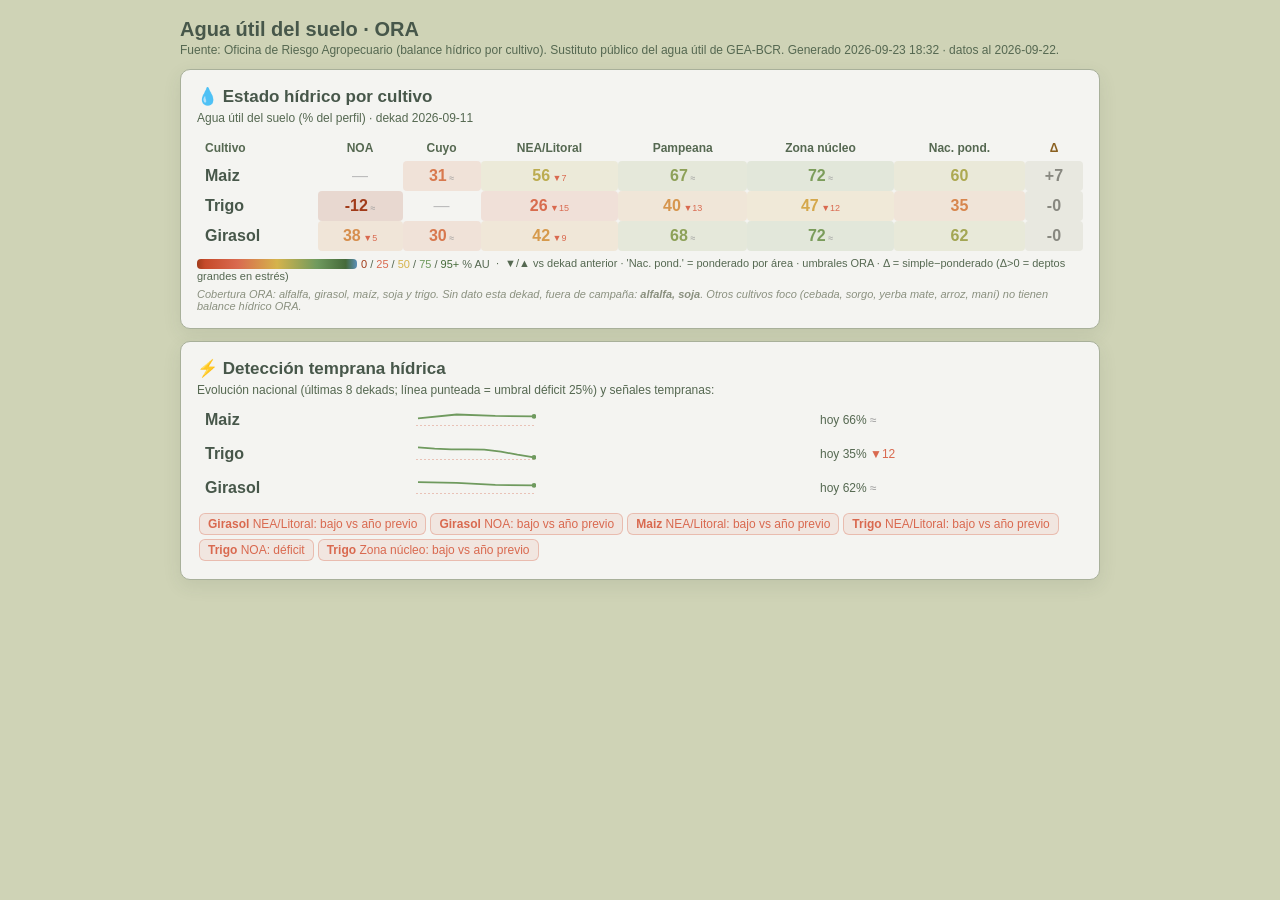
<file: demo/diario/ficha_agua_util.html>
<!doctype html><html lang='es'><head><meta charset='utf-8'><meta name='viewport' content='width=device-width,initial-scale=1'><title>Agua útil del suelo — ORA</title></head><body style='margin:0;padding:18px;background:#cfd3b6;font-family:Arial,Helvetica,sans-serif'><div style='max-width:920px;margin:0 auto'><h1 style='color:#47574a;font-size:20px;margin:0 0 2px'>Agua útil del suelo · ORA</h1><div style='font-size:12px;color:#556851;margin-bottom:6px'>Fuente: Oficina de Riesgo Agropecuario (balance hídrico por cultivo). Sustituto público del agua útil de GEA-BCR. Generado 2026-09-23 18:32 · datos al 2026-09-22.</div><div style='background:#f4f4f1;border:1px solid #a8b09a;border-radius:10px;padding:16px;margin:12px 0;box-shadow:0 6px 18px rgba(60,80,60,.10)'><h2 style='margin:0 0 4px;color:#47574a;font-size:17px'>💧 Estado hídrico por cultivo</h2><div style='font-size:12px;color:#556851;margin-bottom:10px'>Agua útil del suelo (% del perfil) · dekad 2026-09-11</div><table style='border-collapse:collapse;width:100%'><tr><th style='text-align:left;padding:6px 8px;font-size:12px;color:#556851'>Cultivo</th><th style='padding:6px 8px;font-size:12px;color:#556851'>NOA</th><th style='padding:6px 8px;font-size:12px;color:#556851'>Cuyo</th><th style='padding:6px 8px;font-size:12px;color:#556851'>NEA/Litoral</th><th style='padding:6px 8px;font-size:12px;color:#556851'>Pampeana</th><th style='padding:6px 8px;font-size:12px;color:#556851'>Zona núcleo</th><th style='padding:6px 8px;font-size:12px;color:#556851'>Nac. pond.</th><th style='padding:6px 8px;font-size:12px;color:#8a6020;cursor:help' title='Δ = simple − ponderado por área. Δ > 0 = los deptos grandes (alta producción) están peor → supply-bad. |Δ| ≥ 15 = heterogeneidad fuerte.'>Δ</th></tr><tr><td style='padding:6px 8px;font-weight:600;color:#47574a;text-transform:capitalize'>maiz</td><td style='text-align:center;color:#bbb'>—</td><td style='padding:6px 8px;text-align:center;background:#d8794e26;border-radius:4px'><b style='color:#d8794e'>31</b><span style='font-size:9px'> <span style='color:#999'>≈</span></span></td><td style='padding:6px 8px;text-align:center;background:#bcac5026;border-radius:4px'><b style='color:#bcac50'>56</b><span style='font-size:9px'> <span style='color:#d9694f'>▼7</span></span></td><td style='padding:6px 8px;text-align:center;background:#8ea15826;border-radius:4px'><b style='color:#8ea158'>67</b><span style='font-size:9px'> <span style='color:#999'>≈</span></span></td><td style='padding:6px 8px;text-align:center;background:#7c9d5b26;border-radius:4px'><b style='color:#7c9d5b'>72</b><span style='font-size:9px'> <span style='color:#999'>≈</span></span></td><td style='padding:6px 8px;text-align:center;background:#ada95226;border-radius:4px'><b style='color:#ada952'>60</b></td><td style='padding:6px 8px;text-align:center;background:#e8e8e0;border-radius:4px;font-weight:600;color:#888880' title='Heterogeneidad simple vs ponderado: simple 66%, ponderado 60%. Δ > 0 = los deptos grandes (alta producción) están peor que los chicos → supply-bad. |Δ| < 8 = irrelevante.'>+7</td></tr><tr><td style='padding:6px 8px;font-weight:600;color:#47574a;text-transform:capitalize'>trigo</td><td style='padding:6px 8px;text-align:center;background:#a13b1a26;border-radius:4px'><b style='color:#a13b1a'>-12</b><span style='font-size:9px'> <span style='color:#999'>≈</span></span></td><td style='text-align:center;color:#bbb'>—</td><td style='padding:6px 8px;text-align:center;background:#d86c4e26;border-radius:4px'><b style='color:#d86c4e'>26</b><span style='font-size:9px'> <span style='color:#d9694f'>▼15</span></span></td><td style='padding:6px 8px;text-align:center;background:#d6954d26;border-radius:4px'><b style='color:#d6954d'>40</b><span style='font-size:9px'> <span style='color:#d9694f'>▼13</span></span></td><td style='padding:6px 8px;text-align:center;background:#d5a84c26;border-radius:4px'><b style='color:#d5a84c'>47</b><span style='font-size:9px'> <span style='color:#d9694f'>▼12</span></span></td><td style='padding:6px 8px;text-align:center;background:#d7864d26;border-radius:4px'><b style='color:#d7864d'>35</b></td><td style='padding:6px 8px;text-align:center;background:#e8e8e0;border-radius:4px;font-weight:600;color:#888880' title='Heterogeneidad simple vs ponderado: simple 35%, ponderado 35%. Δ < 0 = los deptos chicos están peor que los grandes (supply relativamente ok). |Δ| < 8 = irrelevante.'>-0</td></tr><tr><td style='padding:6px 8px;font-weight:600;color:#47574a;text-transform:capitalize'>girasol</td><td style='padding:6px 8px;text-align:center;background:#d68e4d26;border-radius:4px'><b style='color:#d68e4d'>38</b><span style='font-size:9px'> <span style='color:#d9694f'>▼5</span></span></td><td style='padding:6px 8px;text-align:center;background:#d8784e26;border-radius:4px'><b style='color:#d8784e'>30</b><span style='font-size:9px'> <span style='color:#999'>≈</span></span></td><td style='padding:6px 8px;text-align:center;background:#d69a4c26;border-radius:4px'><b style='color:#d69a4c'>42</b><span style='font-size:9px'> <span style='color:#d9694f'>▼9</span></span></td><td style='padding:6px 8px;text-align:center;background:#8da15826;border-radius:4px'><b style='color:#8da158'>68</b><span style='font-size:9px'> <span style='color:#999'>≈</span></span></td><td style='padding:6px 8px;text-align:center;background:#7a9c5b26;border-radius:4px'><b style='color:#7a9c5b'>72</b><span style='font-size:9px'> <span style='color:#999'>≈</span></span></td><td style='padding:6px 8px;text-align:center;background:#a3a65426;border-radius:4px'><b style='color:#a3a654'>62</b></td><td style='padding:6px 8px;text-align:center;background:#e8e8e0;border-radius:4px;font-weight:600;color:#888880' title='Heterogeneidad simple vs ponderado: simple 62%, ponderado 62%. Δ < 0 = los deptos chicos están peor que los grandes (supply relativamente ok). |Δ| < 8 = irrelevante.'>-0</td></tr></table><div style='font-size:11px;color:#556851;margin-top:6px'><span style='display:inline-block;vertical-align:middle;width:160px;height:10px;border-radius:4px;background:linear-gradient(to right, #a13b1a 0%, #c54a2a 5%, #d9694f 25%, #d5b34c 50%, #6f9a5e 75%, #456a3a 93%, #5a8fb8 100%);margin-right:4px'></span><span style='vertical-align:middle'><span style='color:#a13b1a'>0</span> / <span style='color:#d9694f'>25</span> / <span style='color:#d5b34c'>50</span> / <span style='color:#6f9a5e'>75</span> / <span style='color:#456a3a'>95+</span> % AU</span> &nbsp;·&nbsp; ▼/▲ vs dekad anterior · 'Nac. pond.' = ponderado por área · umbrales ORA · Δ = simple−ponderado (Δ&gt;0 = deptos grandes en estrés)</div><div style='font-size:11px;color:#8a907f;margin-top:6px;font-style:italic'>Cobertura ORA: alfalfa, girasol, maíz, soja y trigo. Sin dato esta dekad, fuera de campaña: <b>alfalfa, soja</b>. Otros cultivos foco (cebada, sorgo, yerba mate, arroz, maní) no tienen balance hídrico ORA.</div></div><div style='background:#f4f4f1;border:1px solid #a8b09a;border-radius:10px;padding:16px;margin:12px 0;box-shadow:0 6px 18px rgba(60,80,60,.10)'><h2 style='margin:0 0 4px;color:#47574a;font-size:17px'>⚡ Detección temprana hídrica</h2><div style='font-size:12px;color:#556851;margin:2px 0 4px'>Evolución nacional (últimas 8 dekads; línea punteada = umbral déficit 25%) y señales tempranas:</div><table style='border-collapse:collapse;width:100%;margin:6px 0'><tr><td style='padding:4px 8px;font-weight:600;color:#47574a;text-transform:capitalize'>maiz</td><td style='padding:4px 8px'><svg width='120' height='26' style='vertical-align:middle'><line x1='0' y1='18.5' x2='120' y2='18.5' stroke='#d9694f' stroke-dasharray='2,2' stroke-width='.7' opacity='.5'/><polyline points='2.0,11.3 40.7,7.5 79.3,8.9 118.0,9.4' fill='none' stroke='#6f9a5e' stroke-width='1.8'/><circle cx='118.0' cy='9.4' r='2.3' fill='#6f9a5e'/></svg></td><td style='padding:4px 8px;font-size:12px;color:#556851'>hoy 66% <span style='color:#999'>≈</span></td></tr><tr><td style='padding:4px 8px;font-weight:600;color:#47574a;text-transform:capitalize'>trigo</td><td style='padding:4px 8px'><svg width='120' height='26' style='vertical-align:middle'><line x1='0' y1='18.5' x2='120' y2='18.5' stroke='#d9694f' stroke-dasharray='2,2' stroke-width='.7' opacity='.5'/><polyline points='2.0,6.4 18.6,7.7 35.1,8.3 51.7,8.4 68.3,8.6 84.9,10.6 101.4,13.7 118.0,16.4' fill='none' stroke='#6f9a5e' stroke-width='1.8'/><circle cx='118.0' cy='16.4' r='2.3' fill='#6f9a5e'/></svg></td><td style='padding:4px 8px;font-size:12px;color:#556851'>hoy 35% <span style='color:#d9694f'>▼12</span></td></tr><tr><td style='padding:4px 8px;font-weight:600;color:#47574a;text-transform:capitalize'>girasol</td><td style='padding:4px 8px'><svg width='120' height='26' style='vertical-align:middle'><line x1='0' y1='18.5' x2='120' y2='18.5' stroke='#d9694f' stroke-dasharray='2,2' stroke-width='.7' opacity='.5'/><polyline points='2.0,7.1 40.7,7.8 79.3,9.9 118.0,10.4' fill='none' stroke='#6f9a5e' stroke-width='1.8'/><circle cx='118.0' cy='10.4' r='2.3' fill='#6f9a5e'/></svg></td><td style='padding:4px 8px;font-size:12px;color:#556851'>hoy 62% <span style='color:#999'>≈</span></td></tr></table><div style='margin-top:6px'><span style='display:inline-block;background:#d9694f1a;border:1px solid #d9694f55;color:#d9694f;border-radius:6px;padding:3px 8px;margin:2px;font-size:12px'><b style='text-transform:capitalize'>girasol</b> NEA/Litoral: bajo vs año previo</span><span style='display:inline-block;background:#d9694f1a;border:1px solid #d9694f55;color:#d9694f;border-radius:6px;padding:3px 8px;margin:2px;font-size:12px'><b style='text-transform:capitalize'>girasol</b> NOA: bajo vs año previo</span><span style='display:inline-block;background:#d9694f1a;border:1px solid #d9694f55;color:#d9694f;border-radius:6px;padding:3px 8px;margin:2px;font-size:12px'><b style='text-transform:capitalize'>maiz</b> NEA/Litoral: bajo vs año previo</span><span style='display:inline-block;background:#d9694f1a;border:1px solid #d9694f55;color:#d9694f;border-radius:6px;padding:3px 8px;margin:2px;font-size:12px'><b style='text-transform:capitalize'>trigo</b> NEA/Litoral: bajo vs año previo</span><span style='display:inline-block;background:#d9694f1a;border:1px solid #d9694f55;color:#d9694f;border-radius:6px;padding:3px 8px;margin:2px;font-size:12px'><b style='text-transform:capitalize'>trigo</b> NOA: déficit</span><span style='display:inline-block;background:#d9694f1a;border:1px solid #d9694f55;color:#d9694f;border-radius:6px;padding:3px 8px;margin:2px;font-size:12px'><b style='text-transform:capitalize'>trigo</b> Zona núcleo: bajo vs año previo</span></div></div></div></body></html>
</file>
<file: styles.css>
/* ============================================
   AgroScope Intelligence — Styles v3
   Paleta: Pino & Cosecha (campo / tierra / cosecha)
   Verde pino · oro cosecha · bronce · sin azul ni naranja
   ============================================ */

:root {
  /* Verde pino (primario) */
  --green:         #2F4A33;
  --green-mid:     #3B5A40;
  --green-muted:   #5C7A55;
  --green-light:   #E6EDE3;
  --green-deep:    #1E3322;   /* banda oscura principal */
  --green-darkest: #16271A;   /* banda más profunda */

  /* Oro cosecha (acento) — más saturado para que resalte */
  --amber:        #C9A23C;
  --amber-dark:   #9C7A28;
  --amber-light:  #F4EDDC;

  /* Cobre (acento cálido secundario) */
  --copper:       #A8642F;
  --copper-light: #F7E7D9;

  /* Bronce (capa datos externos) */
  --blue:         #8A6A45;
  --blue-mid:     #9A7A50;
  --blue-light:   #EFE8DD;

  /* Tierra */
  --earth:        #5A4632;
  --earth-dark:   #16271A;   /* casi negro verdoso — secciones oscuras */
  --earth-light:  #EAE3D7;

  /* Neutros tibios más densos (menos lavados) */
  --bg:       #EFE9DB;       /* cream cálido */
  --bg-2:     #E7D7B5;       /* ocre trigo — secciones alternas */
  --surface:  #FBF7EC;
  --white:    #FFFFFF;
  --border:   #E2D8C4;
  --border-2: #D8C7A0;       /* borde sobre ocre */
  --text:     #1C1A14;
  --text-2:   #4A4434;
  --text-3:   #7A7361;

  --f-display: 'Montserrat', -apple-system, sans-serif;
  --f-body:    'Inter', -apple-system, BlinkMacSystemFont, sans-serif;

  --t-xs:   0.75rem;
  --t-sm:   0.875rem;
  --t-base: 1rem;
  --t-lg:   1.125rem;
  --t-xl:   1.25rem;
  --t-2xl:  clamp(1.25rem, 2vw, 1.5rem);
  --t-3xl:  clamp(1.5rem, 2.5vw, 2rem);
  --t-4xl:  clamp(1.875rem, 3vw, 2.5rem);
  --t-5xl:  clamp(2.25rem, 4vw, 3.25rem);

  --shadow-sm: 0 1px 3px rgba(30,42,28,.08), 0 1px 2px rgba(30,42,28,.05);
  --shadow:    0 4px 14px rgba(30,42,28,.10), 0 2px 4px rgba(30,42,28,.05);
  --shadow-lg: 0 8px 28px rgba(30,42,28,.14), 0 4px 8px rgba(30,42,28,.06);

  --r-sm: 5px;
  --r:    10px;
  --r-lg: 16px;

  --ease-out: cubic-bezier(0.22, 1, 0.36, 1);
  --dur: 220ms;

  --section-py: clamp(4rem, 7vw, 6.5rem);
}

/* --- Reset --- */
*, *::before, *::after { box-sizing: border-box; margin: 0; padding: 0; }
html { font-size: 16px; scroll-behavior: smooth; }
body {
  font-family: var(--f-body);
  color: var(--text);
  background: var(--bg);
  line-height: 1.65;
  -webkit-font-smoothing: antialiased;
}
a { color: var(--green); text-decoration: none; transition: color var(--dur) var(--ease-out); }
a:hover { color: var(--green-mid); }

/* --- Layout --- */
.container { max-width: 1140px; margin: 0 auto; padding-inline: clamp(1rem, 4vw, 2rem); }
.container-narrow { max-width: 760px; margin: 0 auto; padding-inline: clamp(1rem, 4vw, 2rem); }

/* --- NAV --- */
.nav {
  background: rgba(242,239,231,.92);
  backdrop-filter: blur(12px);
  -webkit-backdrop-filter: blur(12px);
  border-bottom: 1px solid var(--border);
  position: sticky;
  top: 0;
  z-index: 100;
  transition: box-shadow var(--dur) var(--ease-out);
}
.nav.scrolled { box-shadow: var(--shadow-sm); }
.nav-inner { display: flex; align-items: center; justify-content: space-between; height: 60px; gap: 1rem; }
.logo { font-family: var(--f-display); font-size: 1.3rem; letter-spacing: -0.5px; display: flex; align-items: center; gap: 8px; flex-shrink: 0; }
.logo-mark { height: 46px; width: 46px; flex-shrink: 0; }
.logo-agro  { font-weight: 800; color: var(--green); }
.logo-scope { font-weight: 700; color: var(--text); }
.nav-links { display: flex; align-items: center; gap: 1.5rem; }
.nav-links a { font-size: var(--t-sm); font-weight: 500; color: var(--text-2); }
.nav-links a:hover { color: var(--green); }
.nav-links a.btn-primary, .nav-links a.btn-primary:hover { color: #fff; }
.nav-toggle { display: none; flex-direction: column; gap: 5px; padding: 0.5rem; background: none; border: none; cursor: pointer; }
.nav-toggle span { display: block; width: 22px; height: 2px; background: var(--text); border-radius: 2px; }

/* --- Buttons --- */
.btn {
  display: inline-flex; align-items: center; justify-content: center;
  font-family: var(--f-body); font-weight: 600; font-size: var(--t-sm);
  border: none; border-radius: var(--r); cursor: pointer;
  transition: all var(--dur) var(--ease-out); text-decoration: none;
  white-space: nowrap; padding: 0.65rem 1.25rem;
}
.btn-sm  { padding: 0.45rem 0.9rem; font-size: var(--t-xs); }
.btn-lg  { padding: 0.875rem 2rem; font-size: var(--t-base); }
.btn-primary { background: var(--green); color: #fff; }
.btn-primary:hover { background: var(--green-mid); color: #fff; box-shadow: var(--shadow); transform: translateY(-1px); }
.btn-outline { background: transparent; color: var(--green); border: 1.5px solid var(--green); }
.btn-outline:hover { background: var(--green); color: #fff; }
.btn-amber { background: var(--amber); color: var(--earth-dark); }
.btn-amber:hover { background: var(--amber-dark); color: #fff; box-shadow: 0 4px 16px rgba(193,154,62,.4); transform: translateY(-1px); }
.btn-link-white {
  font-size: var(--t-sm); font-weight: 600; color: rgba(255,255,255,.82);
  display: inline-flex; align-items: center; gap: 0.25rem;
  transition: color var(--dur) var(--ease-out);
}
.btn-link-white:hover { color: var(--amber); }

/* --- Sections --- */
.section { padding-block: var(--section-py); }
.section-gray { background: var(--bg-2); }
.section-dark { background: var(--earth-dark); color: #f1efe7; }
.section-amber { background: var(--amber); }
.section-cta { text-align: center; }

.section-title { font-family: var(--f-display); font-weight: 800; font-size: var(--t-4xl); line-height: 1.15; letter-spacing: -0.03em; margin-bottom: 1rem; }
.section-title.light { color: #fff; }
.section-title.dark  { color: var(--earth-dark); }
.section-sub   { font-size: var(--t-lg); color: var(--text-2); max-width: 64ch; line-height: 1.65; margin-bottom: 2.5rem; }
.section-note  { margin-top: 2.5rem; font-size: var(--t-sm); color: var(--text-3); text-align: center; max-width: 60ch; margin-inline: auto; }
.section-quote { margin-top: 2.5rem; font-size: var(--t-lg); font-weight: 600; color: var(--text-2); text-align: center; max-width: 56ch; margin-inline: auto; }
.highlight       { color: var(--green); }
.highlight-light { color: var(--amber); }

/* ═══ HERO ═══ */
.hero {
  background-color: var(--green);
  background-image:
    radial-gradient(ellipse 70% 80% at 105% 35%, rgba(92,122,85,.45) 0%, transparent 62%),
    radial-gradient(ellipse 45% 55% at -5% 70%, rgba(0,0,0,.22) 0%, transparent 60%);
  color: #fff;
  padding-block: clamp(4rem, 9vw, 7rem);
}
.hero-inner { display: grid; grid-template-columns: 1.05fr 0.95fr; gap: clamp(2rem, 5vw, 4.5rem); align-items: center; }
.hero-eyebrow { font-size: var(--t-xs); font-weight: 600; letter-spacing: .12em; text-transform: uppercase; color: rgba(255,255,255,.6); margin-bottom: 1rem; }
.hero h1 { font-family: var(--f-display); font-weight: 800; font-size: var(--t-5xl); line-height: 1.1; letter-spacing: -0.03em; margin-bottom: 1.5rem; color: #fff; }
.hero h1 em { font-style: normal; color: var(--amber); }
.hero-sub { font-size: var(--t-base); color: rgba(255,255,255,.82); line-height: 1.7; max-width: 52ch; margin-bottom: 2rem; }
.hero-ctas { display: flex; align-items: center; gap: 1.25rem; flex-wrap: wrap; margin-bottom: 1.25rem; }
.hero-note { font-size: var(--t-xs); color: rgba(255,255,255,.5); }

/* Hero — diagrama de capas del sistema */
.hero-diagram { display: flex; justify-content: flex-end; }
.hd-layers { display: flex; flex-direction: column; gap: 0; width: 100%; max-width: 410px; }
.hd-layer { padding: 1rem 1.25rem; border-radius: var(--r); transition: transform var(--dur) var(--ease-out); }
.hd-layer:hover { transform: translateX(3px); }
.hd-layer-label { font-family: var(--f-display); font-weight: 700; font-size: var(--t-sm); margin-bottom: 0.2rem; }
.hd-layer-detail { font-size: 0.77rem; opacity: .85; line-height: 1.45; }
.hd-l1 { background: rgba(255,255,255,.14); border: 1px solid rgba(255,255,255,.26); color: #fff; }
.hd-l2 { background: rgba(138,106,69,.32); border: 1px solid rgba(196,164,124,.5); color: #fff; }
.hd-l3 { background: rgba(193,154,62,.22); border: 1px solid rgba(193,154,62,.6); color: var(--amber); }
.hd-connector { display: flex; justify-content: center; padding: 0.25rem 0; color: rgba(255,255,255,.4); }
.hd-output { margin-top: 0.75rem; padding: 0.85rem 1.25rem; background: rgba(255,255,255,.1); border-radius: var(--r); border: 1px solid rgba(255,255,255,.2); }
.hd-output-label { font-size: var(--t-sm); font-weight: 700; color: var(--amber); margin-bottom: 0.5rem; }
.hd-crops { display: flex; gap: 0.4rem; flex-wrap: wrap; }
.hd-crops span { font-size: var(--t-xs); font-weight: 500; padding: 0.2rem 0.6rem; background: rgba(255,255,255,.15); border-radius: 100px; color: rgba(255,255,255,.9); }

/* ═══ PROBLEMA ═══ */
.problem-list { display: flex; flex-direction: column; gap: 1rem; max-width: 760px; margin: 2rem auto 2.5rem; }
.problem-item { display: flex; gap: 1.25rem; align-items: flex-start; background: var(--surface); border: 1px solid var(--border); border-radius: var(--r-lg); padding: 1.35rem 1.6rem; box-shadow: var(--shadow-sm); }
.problem-num { font-family: var(--f-display); font-weight: 800; font-size: 1.9rem; line-height: 1; color: var(--amber); flex-shrink: 0; width: 2.4rem; text-align: left; padding-top: 0.05rem; }
.problem-body h3 { font-family: var(--f-display); font-weight: 700; font-size: var(--t-xl); margin-bottom: 0.3rem; }
.problem-body p  { color: var(--text-2); line-height: 1.6; font-size: var(--t-sm); }

/* ═══ SISTEMA — 4 LAYER CARDS ═══ */
.layers-grid { display: grid; grid-template-columns: repeat(2, 1fr); gap: 1.25rem; }
.layer-card { background: var(--surface); border-radius: var(--r-lg); overflow: hidden; box-shadow: var(--shadow-sm); transition: box-shadow var(--dur) var(--ease-out), transform var(--dur) var(--ease-out); }
.layer-card:hover { box-shadow: var(--shadow-lg); transform: translateY(-2px); }
.layer-card-header { padding: 1.25rem 1.5rem 1rem; }
.layer-tag { display: inline-block; font-size: var(--t-xs); font-weight: 700; letter-spacing: .08em; text-transform: uppercase; margin-bottom: 0.5rem; padding: 0.18rem 0.55rem; border-radius: 100px; }
.layer-card h3 { font-family: var(--f-display); font-weight: 700; font-size: var(--t-xl); line-height: 1.2; }
.layer-card p  { padding: 0 1.5rem 1rem; font-size: var(--t-sm); color: var(--text-2); line-height: 1.65; }
.layer-chips { display: flex; gap: 0.4rem; flex-wrap: wrap; padding: 0.75rem 1.5rem 1.25rem; border-top: 1px solid var(--border); }
.layer-chips span { font-size: var(--t-xs); font-weight: 500; padding: 0.2rem 0.6rem; border-radius: 100px; background: var(--bg); color: var(--text-2); }

.layer-card--green .layer-card-header { background: var(--green-light); }
.layer-card--green .layer-tag  { background: var(--green); color: #fff; }
.layer-card--green h3 { color: var(--green); }

.layer-card--blue .layer-card-header { background: var(--blue-light); }
.layer-card--blue .layer-tag  { background: var(--blue); color: #fff; }
.layer-card--blue h3 { color: var(--blue); }

.layer-card--amber .layer-card-header { background: var(--amber-light); }
.layer-card--amber .layer-tag  { background: var(--amber); color: var(--earth-dark); }
.layer-card--amber h3 { color: var(--amber-dark); }

.layer-card--earth .layer-card-header { background: var(--earth-light); }
.layer-card--earth .layer-tag  { background: var(--earth); color: #fff; }
.layer-card--earth h3 { color: var(--earth); }

/* ═══ QUE RECIBIS ═══ */
.grid-3 { display: grid; grid-template-columns: repeat(3, 1fr); gap: 1.25rem; }
.card-report { background: var(--surface); border-radius: var(--r-lg); padding: 1.5rem; box-shadow: var(--shadow-sm); display: flex; flex-direction: column; gap: 0.75rem; border: 1px solid var(--border); }
.card-badge { display: inline-flex; align-items: center; padding: 0.2rem 0.7rem; border-radius: 100px; font-size: var(--t-xs); font-weight: 700; text-transform: uppercase; letter-spacing: .06em; background: var(--green-light); color: var(--green); align-self: flex-start; }
.badge-amber { background: var(--amber-light); color: var(--amber-dark); }
.badge-blue  { background: var(--blue-light);  color: var(--blue); }
.card-report h3 { font-family: var(--f-display); font-weight: 700; font-size: var(--t-xl); }
.card-tagline { font-size: var(--t-sm); color: var(--text-3); font-style: italic; }
.card-report ul { list-style: none; display: flex; flex-direction: column; gap: 0.5rem; flex: 1; }
.card-report li { font-size: var(--t-sm); color: var(--text-2); padding-left: 1rem; position: relative; line-height: 1.5; }
.card-report li::before { content: ''; position: absolute; left: 0; top: 0.55em; width: 5px; height: 5px; border-radius: 50%; background: var(--green); }
.card-meta { font-size: var(--t-xs); color: var(--text-3); padding-top: 0.5rem; border-top: 1px solid var(--border); }

/* ═══ DIFERENCIACION ═══ */
.table-wrapper { overflow-x: auto; border-radius: var(--r); margin-top: 2rem; }
.comparison-table { width: 100%; border-collapse: collapse; font-size: var(--t-sm); }
.comparison-table th { background: rgba(255,255,255,.06); color: rgba(255,255,255,.65); font-weight: 600; font-size: var(--t-xs); text-transform: uppercase; letter-spacing: .06em; padding: 0.75rem 1.25rem; text-align: center; }
.comparison-table th:first-child { text-align: left; }
.comparison-table td { padding: 0.7rem 1.25rem; border-top: 1px solid rgba(255,255,255,.07); text-align: center; color: rgba(255,255,255,.62); }
.comparison-table td:first-child { text-align: left; color: rgba(255,255,255,.84); font-weight: 500; }
.comparison-table .col-highlight { background: rgba(255,255,255,.05); color: #fff; font-weight: 600; }
.comparison-table thead .col-highlight { color: var(--amber); background: rgba(193,154,62,.12); }

/* ═══ TECNOLOGIA ═══ */
.tech-grid { display: grid; grid-template-columns: repeat(2, 1fr); gap: 0.75rem; margin-bottom: 2rem; }
.tech-item { display: flex; gap: 1rem; padding: 1.25rem 1.4rem; border-radius: var(--r); background: var(--surface); border: 1px solid var(--border); transition: background var(--dur) var(--ease-out), box-shadow var(--dur) var(--ease-out), transform var(--dur) var(--ease-out); }
.tech-item:hover { background: var(--green-light); border-color: var(--green-muted); box-shadow: var(--shadow-sm); transform: translateY(-2px); }
.tech-num { font-family: var(--f-display); font-weight: 800; font-size: 1rem; color: var(--amber-dark); flex-shrink: 0; width: 1.75rem; padding-top: 0.15rem; }
.tech-body h4 { font-weight: 600; font-size: var(--t-base); color: var(--text); margin-bottom: 0.2rem; }
.tech-body p  { font-size: var(--t-sm); color: var(--text-2); line-height: 1.55; }

/* ═══ VALIDACION ═══ */
.section-validation { background: #1B2A1A; color: #f1efe7; }
.val-header { margin-bottom: 3rem; max-width: 62ch; }
.val-title { font-family: var(--f-display); font-weight: 800; font-size: var(--t-5xl); letter-spacing: -0.03em; line-height: 1.1; color: #fff; margin-bottom: 1rem; }
.val-sub   { font-size: var(--t-lg); color: rgba(241,239,231,.7); line-height: 1.65; }

.val-auc-grid { display: grid; grid-template-columns: repeat(4, 1fr); gap: 1rem; margin-bottom: 3rem; }
.auc-card { background: rgba(255,255,255,.06); border: 1px solid rgba(255,255,255,.1); border-radius: var(--r); padding: 1.25rem; }
.auc-crop  { font-size: var(--t-xs); font-weight: 700; text-transform: uppercase; letter-spacing: .09em; color: rgba(241,239,231,.5); margin-bottom: 0.5rem; }
.auc-value { font-family: var(--f-display); font-weight: 800; font-size: 2.1rem; letter-spacing: -0.03em; color: var(--amber); line-height: 1; margin-bottom: 0.75rem; }
.auc-bar   { height: 3px; background: rgba(255,255,255,.1); border-radius: 2px; margin-bottom: 0.75rem; overflow: hidden; }
.auc-fill  { height: 100%; background: var(--amber); border-radius: 2px; }
.auc-label { font-size: var(--t-xs); color: rgba(241,239,231,.45); line-height: 1.4; }

.val-principles { display: grid; grid-template-columns: repeat(3, 1fr); gap: 1.5rem; margin-bottom: 2.5rem; }
.vp-item { display: flex; gap: 1rem; align-items: flex-start; }
.vp-num  { font-family: var(--f-display); font-weight: 800; font-size: 1.9rem; line-height: 1; color: var(--green-muted); flex-shrink: 0; }
.vp-text { font-size: var(--t-sm); color: rgba(241,239,231,.68); line-height: 1.55; padding-top: 0.3rem; }
.val-footnote { font-size: var(--t-xs); color: rgba(241,239,231,.38); border-top: 1px solid rgba(255,255,255,.08); padding-top: 1.5rem; line-height: 1.55; max-width: 72ch; }

/* ═══ PARA QUIEN ═══ */
.grid-2 { display: grid; grid-template-columns: repeat(2, 1fr); gap: 1.25rem; }
.card-audience { background: var(--surface); border-radius: var(--r-lg); padding: 1.5rem; border: 1px solid var(--border); display: flex; flex-direction: column; gap: 0.75rem; transition: box-shadow var(--dur) var(--ease-out), transform var(--dur) var(--ease-out); }
.card-audience:hover { box-shadow: var(--shadow); transform: translateY(-2px); }
.audience-icon { width: 46px; height: 46px; background: var(--green-light); border-radius: var(--r); display: flex; align-items: center; justify-content: center; }
.card-audience h3 { font-family: var(--f-display); font-weight: 700; font-size: var(--t-xl); line-height: 1.2; }
.card-audience p  { font-size: var(--t-sm); color: var(--text-2); line-height: 1.65; }

/* ═══ INFORME POR DENTRO (banda profunda) ═══ */
.section-deep { background: var(--green-deep); color: #F2EEE2; }
.deep-kick { font-size: var(--t-xs); font-weight: 700; letter-spacing: .12em; text-transform: uppercase; color: var(--amber); margin-bottom: 0.7rem; }
.section-deep .section-title { color: #fff; }
.deep-lead { font-size: var(--t-lg); color: rgba(242,238,226,.74); max-width: 60ch; line-height: 1.6; margin-bottom: 2.2rem; }
.deep-note { margin-top: 1.6rem; font-size: var(--t-sm); color: rgba(242,238,226,.5); max-width: 66ch; }

.report-preview { display: grid; grid-template-columns: 1.15fr 0.85fr; gap: 1.1rem; }
.rp-panel { border-radius: var(--r-lg); padding: 1.4rem 1.5rem; }
.rp-exec  { background: var(--surface); color: var(--text); box-shadow: var(--shadow-lg); }
.rp-score { background: var(--green-darkest); border: 1px solid rgba(201,162,60,.32); color: #F2EEE2; }
.rp-tagline { display: inline-block; font-size: var(--t-xs); font-weight: 700; text-transform: uppercase; letter-spacing: .05em; padding: 0.18rem 0.6rem; border-radius: 5px; background: var(--copper-light); color: var(--copper); margin-bottom: 0.9rem; }
.rp-h { font-family: var(--f-display); font-weight: 700; font-size: 0.95rem; display: flex; align-items: center; gap: 0.5rem; margin-bottom: 0.7rem; }
.rp-h2 { margin-top: 1.1rem; }
.rp-dot { width: 7px; height: 7px; border-radius: 50%; flex-shrink: 0; }
.rp-dot-copper { background: var(--copper); }
.rp-dot-gold   { background: var(--amber); }
.rp-exec p { font-size: 0.86rem; line-height: 1.6; margin-bottom: 0.5rem; }
.rp-muted { color: var(--text-3); font-size: 0.8rem; }
.rp-chips { display: flex; flex-wrap: wrap; gap: 0.4rem; }
.rp-chips span { font-size: 0.72rem; font-weight: 500; padding: 0.2rem 0.6rem; border-radius: 100px; background: var(--green-light); color: var(--green); }
.rp-scores { display: flex; flex-direction: column; gap: 0.6rem; margin-bottom: 1rem; }
.rp-row { display: flex; align-items: center; gap: 0.7rem; }
.rp-crop { font-weight: 600; font-size: 0.85rem; width: 62px; color: #EAE5D8; }
.rp-track { flex: 1; height: 8px; border-radius: 5px; background: rgba(255,255,255,.12); overflow: hidden; }
.rp-fill { height: 100%; border-radius: 5px; }
.rp-up   { background: linear-gradient(90deg,#3E5C42,#7FB069); }
.rp-flat { background: linear-gradient(90deg,#9C7A28,#C9A23C); }
.rp-down { background: linear-gradient(90deg,#8A4A2F,#C77B52); }
.rp-arrow { font-size: 0.8rem; width: 14px; text-align: center; }
.rp-aup { color: #7FB069; } .rp-aflat { color: var(--amber); } .rp-adown { color: #C77B52; }
.rp-val { font-family: var(--f-display); font-weight: 800; font-size: 0.95rem; width: 34px; text-align: right; color: var(--amber); }
.rp-mini { display: grid; grid-template-columns: 1fr 1fr; gap: 0.7rem; }
.rp-mc { background: rgba(255,255,255,.06); border-radius: 10px; padding: 0.8rem 0.9rem; }
.rp-ml { font-size: 0.68rem; font-weight: 700; text-transform: uppercase; letter-spacing: .04em; margin-bottom: 0.35rem; }
.rp-risk { color: #E0A060; } .rp-opp { color: #7FB069; }
.rp-mv { font-size: 0.78rem; line-height: 1.4; color: rgba(242,238,226,.85); }

/* ═══ NUMEROS (banda oscura, números en oro) ═══ */
.section-numbers { background: var(--green-deep); }
.section-numbers .section-title { color: #fff; }
.stats-grid { display: grid; grid-template-columns: repeat(6, 1fr); gap: 1rem; margin-top: 2rem; }
.stat { text-align: center; padding: 1rem 0.5rem; }
.stat-number { font-family: var(--f-display); font-weight: 800; font-size: clamp(1.75rem, 3vw, 2.4rem); color: var(--amber); line-height: 1; margin-bottom: 0.5rem; letter-spacing: -0.02em; }
.stat-label  { font-size: var(--t-xs); color: rgba(242,238,226,.6); line-height: 1.4; }

/* ═══ PRICING / SCOPES ═══ */
.pricing-grid { margin-top: 2rem; align-items: start; }
.card-price { background: var(--surface); border: 1px solid var(--border); border-radius: var(--r-lg); padding: 1.5rem; display: flex; flex-direction: column; gap: 0.85rem; position: relative; transition: box-shadow var(--dur) var(--ease-out), transform var(--dur) var(--ease-out); }
.card-price:hover { box-shadow: var(--shadow); transform: translateY(-2px); }
.card-price-featured { border-color: var(--green); box-shadow: var(--shadow); }
.price-badge { position: absolute; top: -0.75rem; left: 50%; transform: translateX(-50%); background: var(--green); color: #fff; font-size: var(--t-xs); font-weight: 700; text-transform: uppercase; letter-spacing: .06em; padding: 0.22rem 0.9rem; border-radius: 100px; white-space: nowrap; }
.scope-tag { font-size: var(--t-xs); font-weight: 700; letter-spacing: .08em; text-transform: uppercase; color: var(--amber-dark); }
.price-header { display: flex; flex-direction: column; gap: 0.45rem; }
.price-header h3 { font-family: var(--f-display); font-weight: 700; font-size: var(--t-xl); }
.price { font-family: var(--f-display); font-weight: 800; font-size: 2rem; color: var(--text); letter-spacing: -0.03em; line-height: 1; }
.price span { font-size: var(--t-base); font-weight: 500; color: var(--text-3); }
.price-consult { font-size: 1.5rem; color: var(--green); }
.price-annual { font-size: var(--t-xs); color: var(--text-3); }
.card-price ul { list-style: none; display: flex; flex-direction: column; gap: 0.45rem; flex: 1; }
.card-price li { font-size: var(--t-sm); color: var(--text-2); padding-left: 1.1rem; position: relative; line-height: 1.4; }
.card-price li::before { content: ''; position: absolute; left: 0; top: 0.55em; width: 5px; height: 5px; border-radius: 50%; background: var(--green-muted); }
.card-price li.feat-head { font-weight: 600; color: var(--text); padding-left: 0; margin-bottom: 0.15rem; }
.card-price li.feat-head::before { display: none; }
.pricing-note { text-align: center; font-size: var(--t-sm); color: var(--text-3); margin-top: 1.5rem; }

/* ═══ FAQ ═══ */
.faq-list { display: flex; flex-direction: column; gap: 0.5rem; margin-top: 2rem; }
.faq-item { background: var(--surface); border: 1px solid var(--border); border-radius: var(--r); overflow: hidden; }
.faq-item summary { display: flex; justify-content: space-between; align-items: center; padding: 1.1rem 1.25rem; cursor: pointer; font-weight: 600; font-size: var(--t-base); color: var(--text); list-style: none; gap: 1rem; transition: background var(--dur) var(--ease-out); }
.faq-item summary::-webkit-details-marker { display: none; }
.faq-item summary::after { content: '+'; font-size: 1.2rem; font-weight: 300; color: var(--text-3); flex-shrink: 0; transition: transform var(--dur) var(--ease-out); line-height: 1; }
.faq-item[open] summary::after { transform: rotate(45deg); }
.faq-item[open] summary { background: var(--green-light); color: var(--green); }
.faq-item p { padding: 0 1.25rem 1.1rem; font-size: var(--t-sm); color: var(--text-2); line-height: 1.65; }

/* ═══ CTA ═══ */
.cta-sub { font-size: var(--t-lg); color: rgba(241,239,231,.74); margin-bottom: 2rem; max-width: 52ch; margin-inline: auto; }
.demo-form { display: flex; flex-direction: column; gap: 0.75rem; max-width: 560px; margin: 0 auto 1.5rem; }
.form-row { display: grid; grid-template-columns: 1fr 1fr; gap: 0.75rem; }
.demo-form input, .demo-form select { width: 100%; padding: 0.75rem 1rem; background: rgba(255,255,255,.1); border: 1.5px solid rgba(255,255,255,.18); border-radius: var(--r); color: #fff; font-family: var(--f-body); font-size: var(--t-sm); transition: border-color var(--dur) var(--ease-out), background var(--dur) var(--ease-out); }
.demo-form input::placeholder { color: rgba(255,255,255,.45); }
.demo-form input:focus, .demo-form select:focus { outline: none; border-color: var(--amber); background: rgba(255,255,255,.14); }
.demo-form select option { background: var(--earth-dark); color: #fff; }
.cta-alt { font-size: var(--t-sm); color: rgba(241,239,231,.5); }
.cta-alt a { color: var(--amber); font-weight: 600; }
.cta-alt a:hover { color: var(--amber-dark); }

/* ═══ FOOTER ═══ */
.footer { background: var(--earth-dark); padding: 2.5rem 0; }
.footer-inner { display: flex; align-items: center; justify-content: space-between; gap: 2rem; flex-wrap: wrap; }
.footer-brand { display: flex; flex-direction: column; gap: 0.4rem; }
.footer-logo  { font-family: var(--f-display); font-size: 1.25rem; letter-spacing: -0.5px; display: flex; align-items: center; gap: 8px; }
.footer-logo .logo-mark { height: 38px; width: 38px; }
.footer-logo .logo-agro { color: #fff; }
.footer-scope { font-weight: 700; color: rgba(255,255,255,.5); }
.footer-brand p { font-size: var(--t-xs); color: rgba(255,255,255,.4); }
.footer-links { display: flex; gap: 1.5rem; flex-wrap: wrap; }
.footer-links a { font-size: var(--t-sm); color: rgba(255,255,255,.5); }
.footer-links a:hover { color: rgba(255,255,255,.9); }
.footer-copy { font-size: var(--t-xs); color: rgba(255,255,255,.3); }

/* ═══ RESPONSIVE ═══ */
@media (max-width: 1024px) {
  .stats-grid   { grid-template-columns: repeat(3, 1fr); }
  .val-auc-grid { grid-template-columns: repeat(2, 1fr); }
}

@media (max-width: 768px) {
  .hero-inner    { grid-template-columns: 1fr; }
  .scope-rung.sr2 { margin-left: 0.75rem; }
  .scope-rung.sr3 { margin-left: 1.5rem; }
  .layers-grid   { grid-template-columns: 1fr; }
  .grid-3        { grid-template-columns: 1fr; }
  .grid-2        { grid-template-columns: 1fr; }
  .tech-grid     { grid-template-columns: 1fr; }
  .report-preview { grid-template-columns: 1fr; }
  .val-principles { grid-template-columns: 1fr; gap: 1.25rem; }
  .stats-grid    { grid-template-columns: repeat(2, 1fr); }
  .form-row      { grid-template-columns: 1fr; }
  .footer-inner  { flex-direction: column; text-align: center; gap: 1.5rem; }
  .footer-links  { justify-content: center; }
  .footer-brand  { align-items: center; }
  .nav-links {
    display: none; position: fixed; inset: 60px 0 0;
    background: var(--surface); flex-direction: column; justify-content: flex-start;
    padding: 1.5rem; gap: 1rem; border-top: 1px solid var(--border); overflow-y: auto;
  }
  .nav-links.open { display: flex; }
  .nav-links a { font-size: var(--t-lg); padding: 0.5rem 0; }
  .nav-toggle { display: flex; }
  .problem-num { font-size: 1.75rem; width: 2.5rem; }
  .val-title { font-size: clamp(2rem, 7vw, 3.25rem); }
}

@media (max-width: 480px) {
  .hero h1      { font-size: clamp(1.875rem, 7vw, 2.5rem); }
  .section-title { font-size: clamp(1.5rem, 5vw, 2rem); }
  .val-auc-grid  { grid-template-columns: repeat(2, 1fr); }
  .stats-grid    { grid-template-columns: repeat(2, 1fr); }
  .hero-ctas     { flex-direction: column; align-items: flex-start; }
  .scope-rung.sr2, .scope-rung.sr3 { margin-left: 0; }
}
</file>
<file: demo/demo-styles.css>
/* ============================================
   AgroScope Demo — Shared Styles
   Brand: #1B5E20 green, #F9A825 amber, #0D47A1 blue, #5D4037 earth
   ============================================ */

@import url('https://fonts.googleapis.com/css2?family=Inter:wght@400;500;600;700&family=Montserrat:wght@700;800&display=swap');

/* --- Reset & Base --- */
*, *::before, *::after { box-sizing: border-box; margin: 0; padding: 0; }

:root {
  --green: #1B5E20;
  --green-light: #2E7D32;
  --green-bg: #E8F5E9;
  --amber: #F9A825;
  --blue: #0D47A1;
  --earth: #5D4037;
  --bg: #FAFAFA;
  --text: #212121;
  --text-muted: #616161;
  --border: #E0E0E0;
  --white: #FFFFFF;
  --shadow-sm: 0 1px 3px rgba(0,0,0,0.08);
  --shadow-md: 0 4px 12px rgba(0,0,0,0.1);
  --shadow-lg: 0 8px 24px rgba(0,0,0,0.12);
  --radius: 12px;
  --radius-sm: 8px;
  --transition: 0.2s ease;
}

html { font-size: 16px; scroll-behavior: smooth; }

body {
  font-family: 'Inter', -apple-system, BlinkMacSystemFont, sans-serif;
  color: var(--text);
  background: var(--bg);
  line-height: 1.6;
  -webkit-font-smoothing: antialiased;
}

a { color: var(--green); text-decoration: none; transition: color var(--transition); }
a:hover { color: var(--green-light); }

/* --- Container --- */
.container {
  max-width: 1100px;
  margin: 0 auto;
  padding: 0 24px;
}

/* --- Top Bar (all demo pages) --- */
.demo-topbar {
  background: var(--white);
  border-bottom: 1px solid var(--border);
  padding: 14px 0;
  position: sticky;
  top: 0;
  z-index: 100;
  box-shadow: var(--shadow-sm);
}

.demo-topbar-inner {
  display: flex;
  align-items: center;
  justify-content: space-between;
  gap: 16px;
  flex-wrap: wrap;
}

.logo {
  font-family: 'Montserrat', sans-serif;
  font-size: 1.35rem;
  letter-spacing: -0.5px;
  display: flex;
  align-items: center;
  gap: 8px;
}

.logo-mark { height: 40px; width: 40px; flex-shrink: 0; }

.logo-agro { font-weight: 800; color: var(--green); }
.logo-scope { font-weight: 700; color: var(--text); }

.topbar-center {
  display: flex;
  align-items: center;
  gap: 12px;
}

.badge {
  display: inline-flex;
  align-items: center;
  gap: 6px;
  padding: 5px 14px;
  border-radius: 20px;
  font-size: 0.8rem;
  font-weight: 600;
  letter-spacing: 0.02em;
  text-transform: uppercase;
}

.badge-diario { background: var(--green-bg); color: var(--green); }
.badge-semanal { background: #E3F2FD; color: var(--blue); }
.badge-mensual { background: #FFF8E1; color: #F57F17; }

.back-link {
  font-size: 0.875rem;
  font-weight: 500;
  display: inline-flex;
  align-items: center;
  gap: 4px;
}

.back-link svg { transition: transform var(--transition); }
.back-link:hover svg { transform: translateX(-2px); }

/* --- Demo Index: Nav --- */
.demo-nav {
  background: var(--white);
  border-bottom: 1px solid var(--border);
  padding: 16px 0;
  position: sticky;
  top: 0;
  z-index: 100;
  box-shadow: var(--shadow-sm);
}

.demo-nav-inner {
  display: flex;
  align-items: center;
  justify-content: space-between;
  gap: 16px;
}

.nav-right {
  display: flex;
  align-items: center;
  gap: 20px;
}

.nav-right a {
  font-size: 0.9rem;
  font-weight: 500;
  color: var(--text-muted);
  transition: color var(--transition);
}

.nav-right a:hover { color: var(--green); }

/* --- Demo Index: Hero --- */
.demo-hero {
  text-align: center;
  padding: 72px 0 48px;
}

.demo-hero h1 {
  font-family: 'Montserrat', sans-serif;
  font-weight: 800;
  font-size: 2.2rem;
  color: var(--text);
  margin-bottom: 12px;
  letter-spacing: -0.5px;
}

.demo-hero h1 .highlight { color: var(--green); }

.demo-hero p {
  font-size: 1.1rem;
  color: var(--text-muted);
  max-width: 560px;
  margin: 0 auto;
}

/* --- Demo Cards Grid --- */
.demo-grid {
  display: grid;
  grid-template-columns: repeat(3, 1fr);
  gap: 28px;
  padding-bottom: 80px;
}

.demo-card {
  background: var(--white);
  border: 1px solid var(--border);
  border-radius: var(--radius);
  padding: 32px 28px 28px;
  display: flex;
  flex-direction: column;
  transition: box-shadow var(--transition), transform var(--transition);
}

.demo-card:hover {
  box-shadow: var(--shadow-lg);
  transform: translateY(-3px);
}

.demo-card-icon {
  width: 48px;
  height: 48px;
  border-radius: var(--radius-sm);
  display: flex;
  align-items: center;
  justify-content: center;
  margin-bottom: 20px;
}

.demo-card-icon.green { background: var(--green-bg); }
.demo-card-icon.blue { background: #E3F2FD; }
.demo-card-icon.amber { background: #FFF8E1; }

.demo-card h3 {
  font-family: 'Montserrat', sans-serif;
  font-weight: 700;
  font-size: 1.2rem;
  margin-bottom: 8px;
  color: var(--text);
}

.demo-card p {
  color: var(--text-muted);
  font-size: 0.95rem;
  line-height: 1.55;
  flex: 1;
  margin-bottom: 24px;
}

.demo-card .badge {
  margin-bottom: 16px;
  align-self: flex-start;
}

/* --- Buttons --- */
.btn {
  display: inline-flex;
  align-items: center;
  justify-content: center;
  gap: 8px;
  font-family: 'Inter', sans-serif;
  font-weight: 600;
  font-size: 0.9rem;
  border: none;
  border-radius: var(--radius-sm);
  cursor: pointer;
  transition: all var(--transition);
  text-decoration: none;
}

.btn-primary {
  background: var(--green);
  color: var(--white);
  padding: 12px 24px;
}

.btn-primary:hover {
  background: var(--green-light);
  color: var(--white);
  box-shadow: var(--shadow-md);
}

.btn-outline {
  background: transparent;
  color: var(--green);
  padding: 11px 23px;
  border: 2px solid var(--green);
}

.btn-outline:hover {
  background: var(--green);
  color: var(--white);
}

.btn-lg { padding: 14px 32px; font-size: 1rem; }

.btn svg { flex-shrink: 0; }

/* --- Placeholder / Coming Soon --- */
.demo-placeholder {
  display: flex;
  flex-direction: column;
  align-items: center;
  justify-content: center;
  min-height: calc(100vh - 180px);
  text-align: center;
  padding: 48px 24px;
}

.placeholder-icon {
  width: 80px;
  height: 80px;
  border-radius: 50%;
  background: var(--green-bg);
  display: flex;
  align-items: center;
  justify-content: center;
  margin-bottom: 28px;
}

.demo-placeholder h2 {
  font-family: 'Montserrat', sans-serif;
  font-weight: 700;
  font-size: 1.6rem;
  color: var(--text);
  margin-bottom: 12px;
}

.demo-placeholder p {
  color: var(--text-muted);
  font-size: 1.05rem;
  max-width: 480px;
  margin-bottom: 32px;
  line-height: 1.6;
}

.placeholder-actions {
  display: flex;
  gap: 16px;
  flex-wrap: wrap;
  justify-content: center;
}

/* --- Dashboard Embed Area --- */
.demo-embed {
  width: 100%;
  max-width: 1200px;
  margin: 0 auto;
  padding: 0 24px;
}

.demo-embed iframe {
  width: 100%;
  max-width: 100%;
  display: block;
  border: none;
  border-radius: var(--radius);
  box-shadow: var(--shadow-md);
  min-height: 80vh;
}

/* --- Footer --- */
.demo-footer {
  background: var(--white);
  border-top: 1px solid var(--border);
  padding: 24px 0;
  text-align: center;
}

.demo-footer p {
  font-size: 0.85rem;
  color: var(--text-muted);
}

.demo-footer a {
  font-weight: 600;
  color: var(--green);
}

/* --- Responsive --- */
@media (max-width: 768px) {
  .demo-grid {
    grid-template-columns: 1fr;
    gap: 20px;
  }

  .demo-hero h1 { font-size: 1.7rem; }
  .demo-hero { padding: 48px 0 32px; }

  /* Collapsed topbar on mobile */
  .demo-topbar {
    padding: 6px 0;
  }

  .demo-topbar-inner {
    flex-direction: row;
    align-items: center;
    gap: 8px;
    justify-content: space-between;
  }

  .logo { display: none; }

  .topbar-center {
    order: initial;
    display: none;
  }

  .back-link {
    font-size: 0;
    flex-shrink: 0;
  }

  .back-link svg {
    width: 22px;
    height: 22px;
    margin: 0;
  }

  .demo-placeholder h2 { font-size: 1.3rem; }
  .placeholder-actions { flex-direction: column; align-items: center; }
  .btn-lg { width: 100%; max-width: 300px; }

  .nav-right { gap: 12px; }

  /* Embed area: full-width on mobile to avoid double scroll & horizontal scroll */
  .demo-embed { padding: 0; max-width: 100%; }
  .demo-embed iframe {
    border-radius: 0;
    box-shadow: none;
  }
}

@media (orientation: landscape) and (max-height: 500px) {
  .demo-topbar { padding: 4px 0; }
  .demo-topbar-inner { min-height: 32px; }
  .logo { display: none; }
  .back-link { font-size: 0; }
  .back-link svg { width: 20px; height: 20px; }
  .topbar-center { display: none; }
}

@media (max-width: 480px) {
  .demo-hero h1 { font-size: 1.4rem; }
  .demo-card { padding: 24px 20px 20px; }
  .container { padding: 0 16px; }

  .demo-embed { padding: 0; max-width: 100%; }
}
</file>
